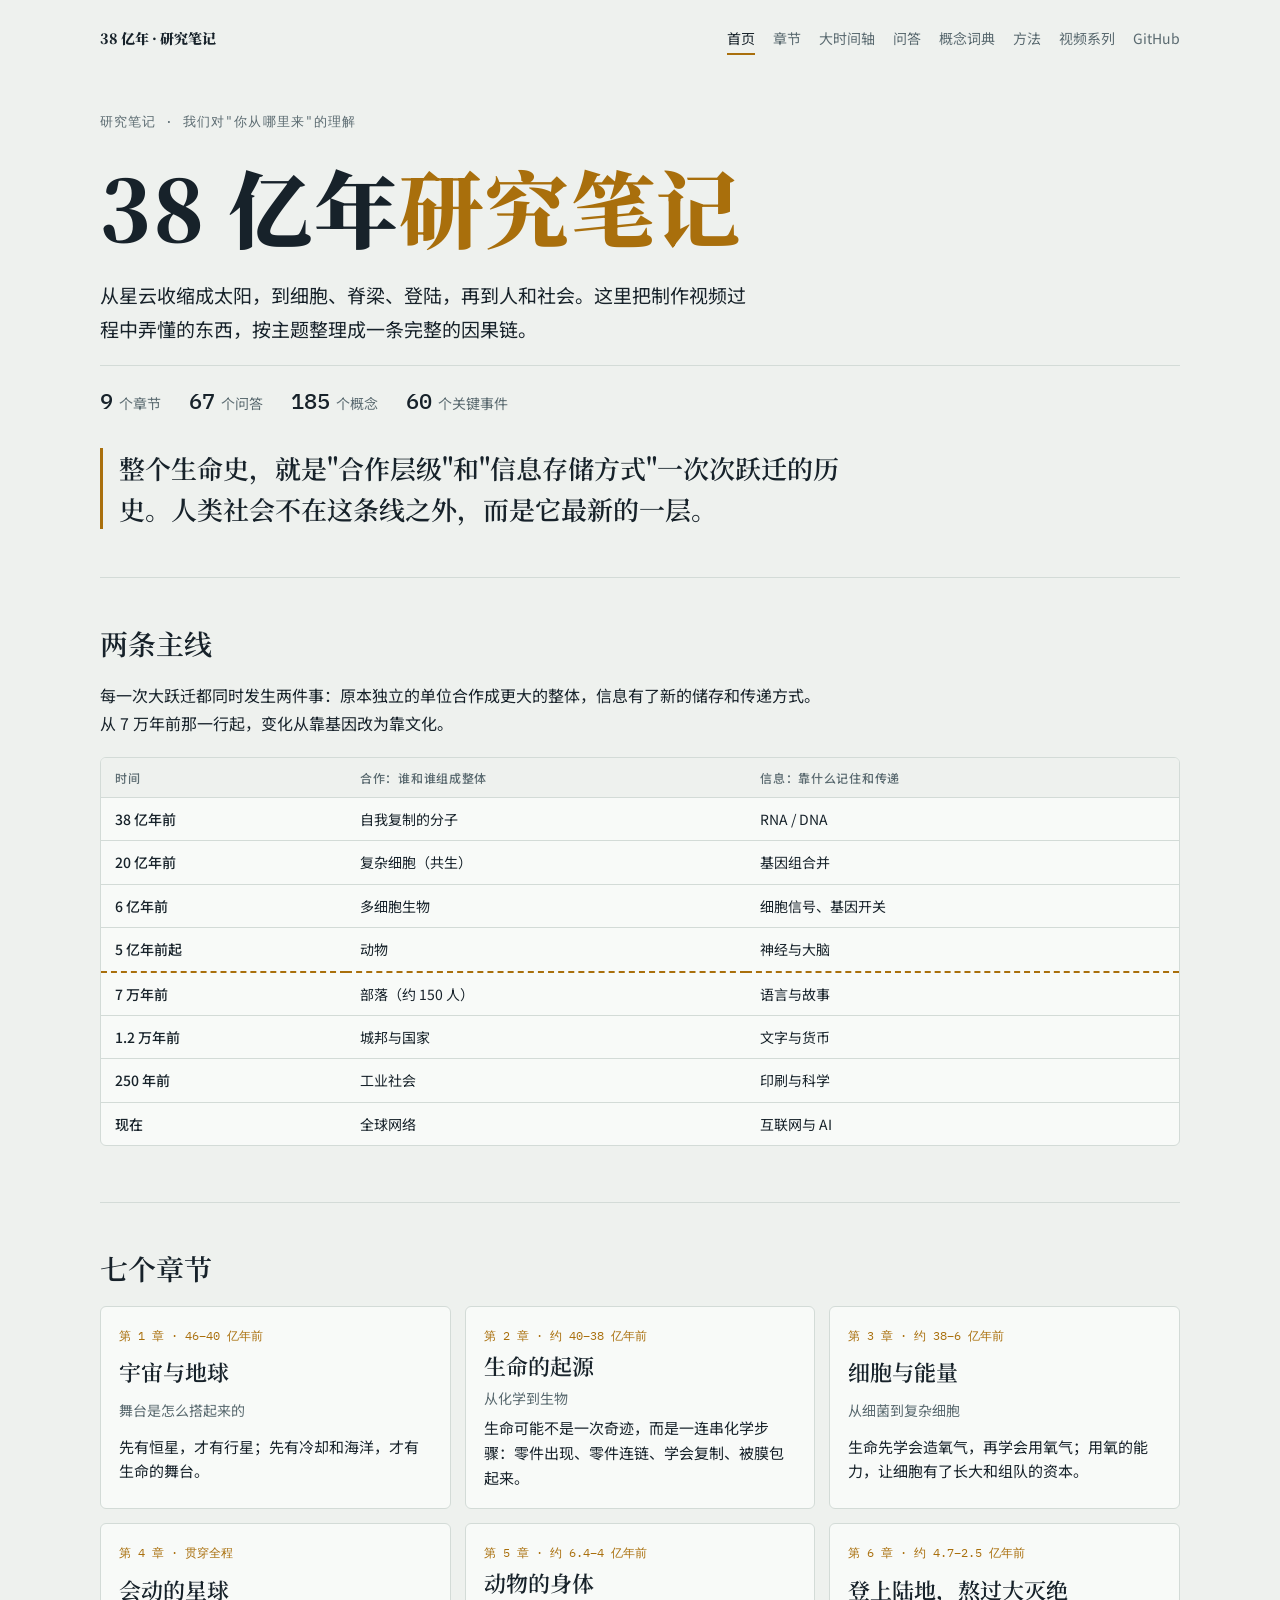
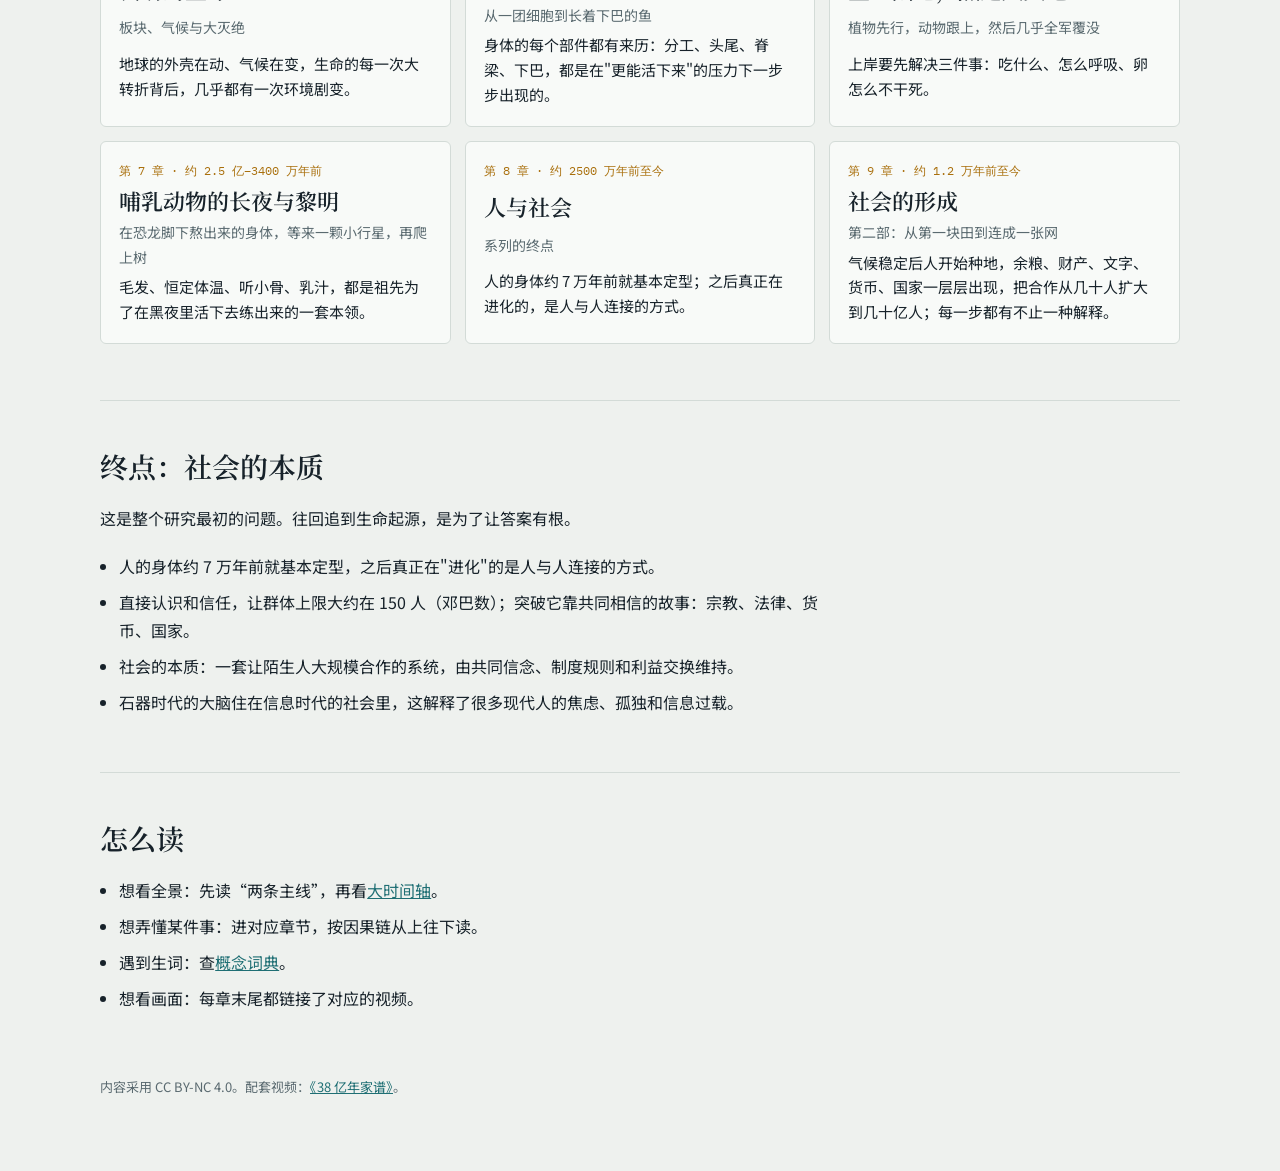
<file: index.html>
<!doctype html>
<html lang="zh-CN"><head><meta charset="utf-8"><meta name="viewport" content="width=device-width, initial-scale=1, viewport-fit=cover">
<title>38 亿年研究笔记</title><meta name="description" content="我们对“你从哪里来”的理解：两条主线、七个章节、大时间轴、问答与概念词典。"><link rel="preconnect" href="https://fonts.googleapis.com"><link rel="stylesheet" href="https://fonts.googleapis.com/css2?family=Noto+Serif+SC:wght@600;900&family=Noto+Sans+SC:wght@400;500;700&family=IBM+Plex+Mono:wght@400;500&display=swap"><link rel="stylesheet" href="style.css"></head>
<body><div class="wrap"><nav class="nav" aria-label="网站导航"><a class="brand" href="index.html">38 亿年 · 研究笔记</a><a href="index.html" aria-current="page">首页</a><a href="ch-earth.html">章节</a><a href="timeline.html">大时间轴</a><a href="questions.html">问答</a><a href="glossary.html">概念词典</a><a href="method.html">方法</a><a href="https://bluesky-rgb.github.io/38-billion-years-video/site/">视频系列</a><a href="https://github.com/bluesky-rgb/38-billion-years-research">GitHub</a></nav><header class="top"><p class="kicker">研究笔记 · 我们对"你从哪里来"的理解</p><h1>38 亿年<em>研究笔记</em></h1>
<p class="lede">从星云收缩成太阳，到细胞、脊梁、登陆，再到人和社会。这里把制作视频过程中弄懂的东西，按主题整理成一条完整的因果链。</p>
<div class="facts"><span><b>9</b>个章节</span><span><b>67</b>个问答</span><span><b>185</b>个概念</span><span><b>60</b>个关键事件</span></div></header>
<p class="thesis">整个生命史，就是&quot;合作层级&quot;和&quot;信息存储方式&quot;一次次跃迁的历史。人类社会不在这条线之外，而是它最新的一层。</p>
<section class="block"><h2>两条主线</h2><p class=col>每一次大跃迁都同时发生两件事：原本独立的单位合作成更大的整体，信息有了新的储存和传递方式。从 7 万年前那一行起，变化从靠基因改为靠文化。</p><div class="tbl"><table class="lines"><thead><tr><th>时间</th><th>合作：谁和谁组成整体</th><th>信息：靠什么记住和传递</th></tr></thead><tbody><tr><td class="k">38 亿年前</td><td>自我复制的分子</td><td>RNA / DNA</td></tr><tr><td class="k">20 亿年前</td><td>复杂细胞（共生）</td><td>基因组合并</td></tr><tr><td class="k">6 亿年前</td><td>多细胞生物</td><td>细胞信号、基因开关</td></tr><tr><td class="k">5 亿年前起</td><td>动物</td><td>神经与大脑</td></tr><tr class=gene><td class="k">7 万年前</td><td>部落（约 150 人）</td><td>语言与故事</td></tr><tr><td class="k">1.2 万年前</td><td>城邦与国家</td><td>文字与货币</td></tr><tr><td class="k">250 年前</td><td>工业社会</td><td>印刷与科学</td></tr><tr><td class="k">现在</td><td>全球网络</td><td>互联网与 AI</td></tr></tbody></table></div></section>
<section class="block"><h2>七个章节</h2><div class="chapters"><a class="chap" href="ch-earth.html"><span class="no">第 1 章 · 46–40 亿年前</span><h3>宇宙与地球</h3><span class="sub">舞台是怎么搭起来的</span><p>先有恒星，才有行星；先有冷却和海洋，才有生命的舞台。</p></a><a class="chap" href="ch-life.html"><span class="no">第 2 章 · 约 40–38 亿年前</span><h3>生命的起源</h3><span class="sub">从化学到生物</span><p>生命可能不是一次奇迹，而是一连串化学步骤：零件出现、零件连链、学会复制、被膜包起来。</p></a><a class="chap" href="ch-cell.html"><span class="no">第 3 章 · 约 38–6 亿年前</span><h3>细胞与能量</h3><span class="sub">从细菌到复杂细胞</span><p>生命先学会造氧气，再学会用氧气；用氧的能力，让细胞有了长大和组队的资本。</p></a><a class="chap" href="ch-planet.html"><span class="no">第 4 章 · 贯穿全程</span><h3>会动的星球</h3><span class="sub">板块、气候与大灭绝</span><p>地球的外壳在动、气候在变，生命的每一次大转折背后，几乎都有一次环境剧变。</p></a><a class="chap" href="ch-body.html"><span class="no">第 5 章 · 约 6.4–4 亿年前</span><h3>动物的身体</h3><span class="sub">从一团细胞到长着下巴的鱼</span><p>身体的每个部件都有来历：分工、头尾、脊梁、下巴，都是在&quot;更能活下来&quot;的压力下一步步出现的。</p></a><a class="chap" href="ch-land.html"><span class="no">第 6 章 · 约 4.7–2.5 亿年前</span><h3>登上陆地，熬过大灭绝</h3><span class="sub">植物先行，动物跟上，然后几乎全军覆没</span><p>上岸要先解决三件事：吃什么、怎么呼吸、卵怎么不干死。</p></a><a class="chap" href="ch-mammal.html"><span class="no">第 7 章 · 约 2.5 亿–3400 万年前</span><h3>哺乳动物的长夜与黎明</h3><span class="sub">在恐龙脚下熬出来的身体，等来一颗小行星，再爬上树</span><p>毛发、恒定体温、听小骨、乳汁，都是祖先为了在黑夜里活下去练出来的一套本领。</p></a><a class="chap" href="ch-human.html"><span class="no">第 8 章 · 约 2500 万年前至今</span><h3>人与社会</h3><span class="sub">系列的终点</span><p>人的身体约 7 万年前就基本定型；之后真正在进化的，是人与人连接的方式。</p></a><a class="chap" href="ch-society.html"><span class="no">第 9 章 · 约 1.2 万年前至今</span><h3>社会的形成</h3><span class="sub">第二部：从第一块田到连成一张网</span><p>气候稳定后人开始种地，余粮、财产、文字、货币、国家一层层出现，把合作从几十人扩大到几十亿人；每一步都有不止一种解释。</p></a></div></section>
<section class="block"><h2>终点：社会的本质</h2><p class=col>这是整个研究最初的问题。往回追到生命起源，是为了让答案有根。</p><ul class="plain"><li>人的身体约 7 万年前就基本定型，之后真正在&quot;进化&quot;的是人与人连接的方式。</li><li>直接认识和信任，让群体上限大约在 150 人（邓巴数）；突破它靠共同相信的故事：宗教、法律、货币、国家。</li><li>社会的本质：一套让陌生人大规模合作的系统，由共同信念、制度规则和利益交换维持。</li><li>石器时代的大脑住在信息时代的社会里，这解释了很多现代人的焦虑、孤独和信息过载。</li></ul></section>
<section class="block"><h2>怎么读</h2><ul class="plain"><li>想看全景：先读“两条主线”，再看<a href="timeline.html">大时间轴</a>。</li><li>想弄懂某件事：进对应章节，按因果链从上往下读。</li><li>遇到生词：查<a href="glossary.html">概念词典</a>。</li><li>想看画面：每章末尾都链接了对应的视频。</li></ul></section><p class="foot">内容采用 CC BY-NC 4.0。配套视频：<a href="https://bluesky-rgb.github.io/38-billion-years-video/site/">《38 亿年家谱》</a>。</p></div></body></html>
</file>
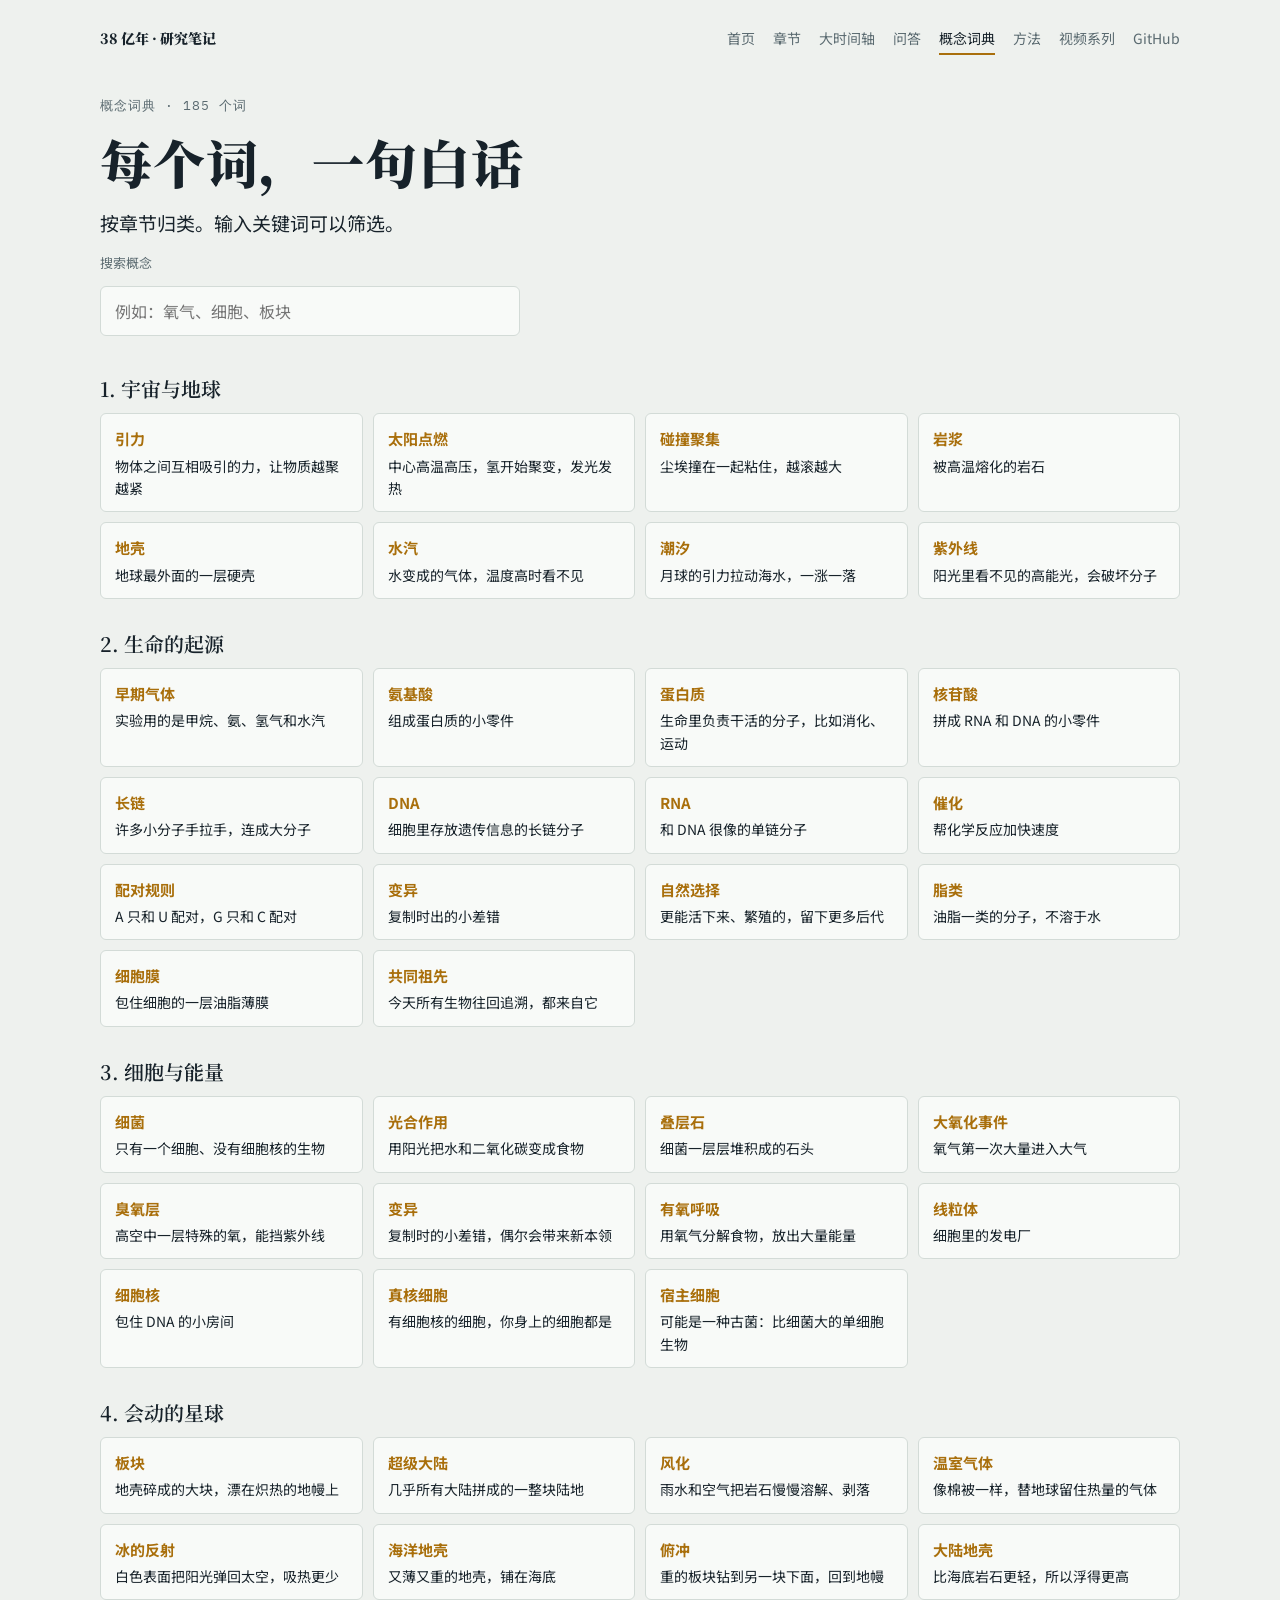
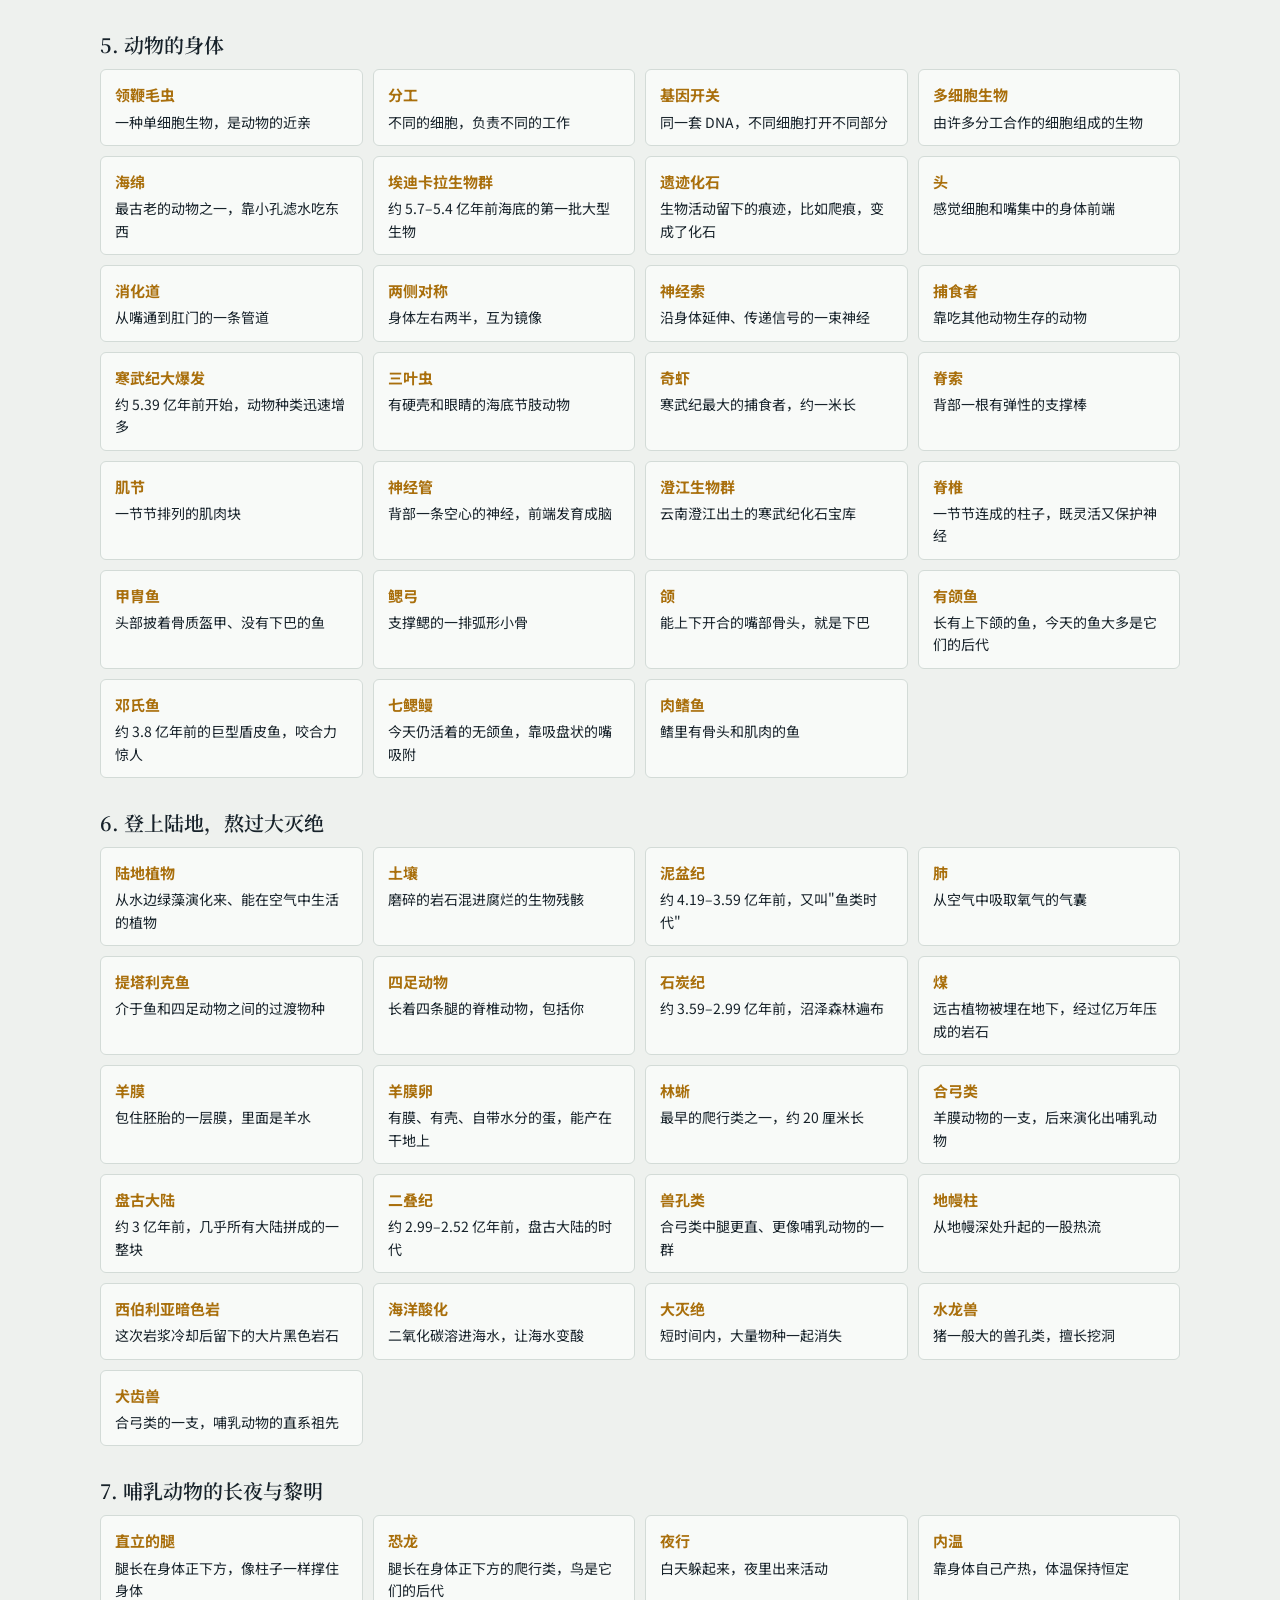
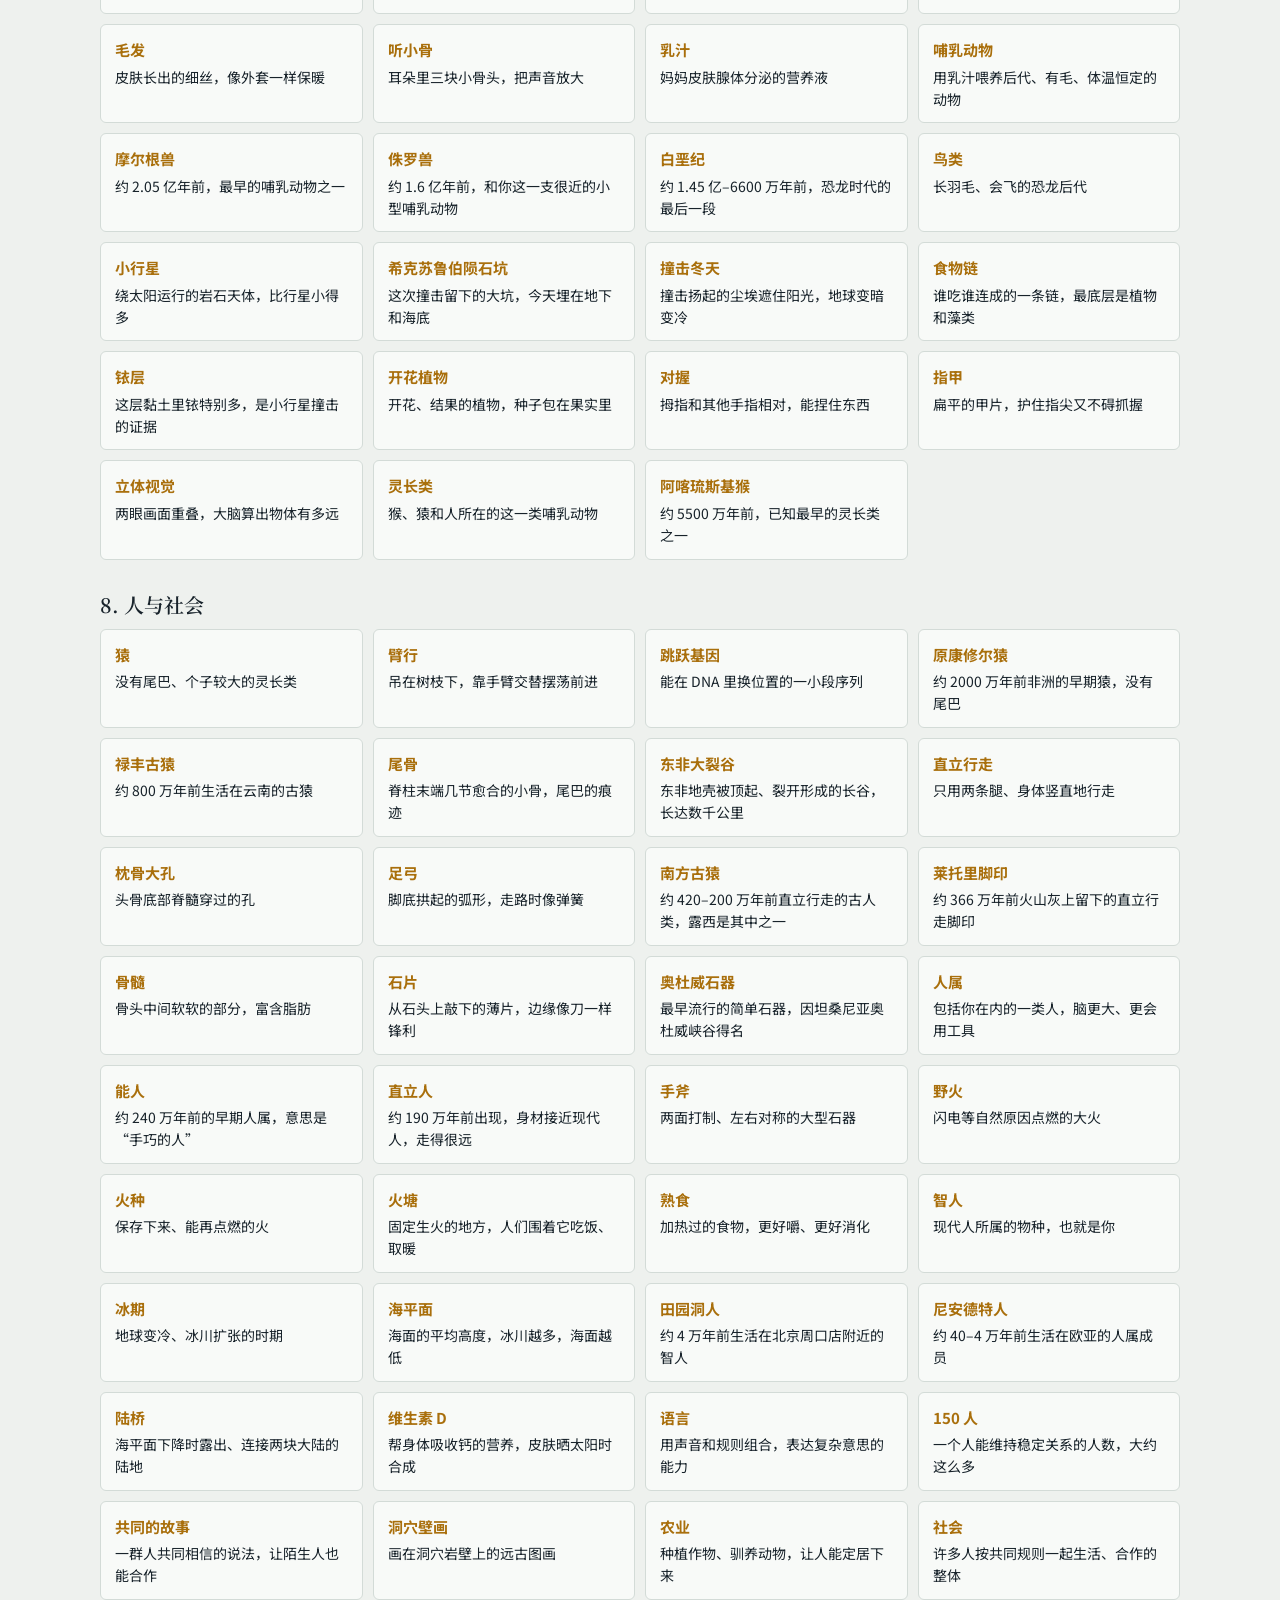
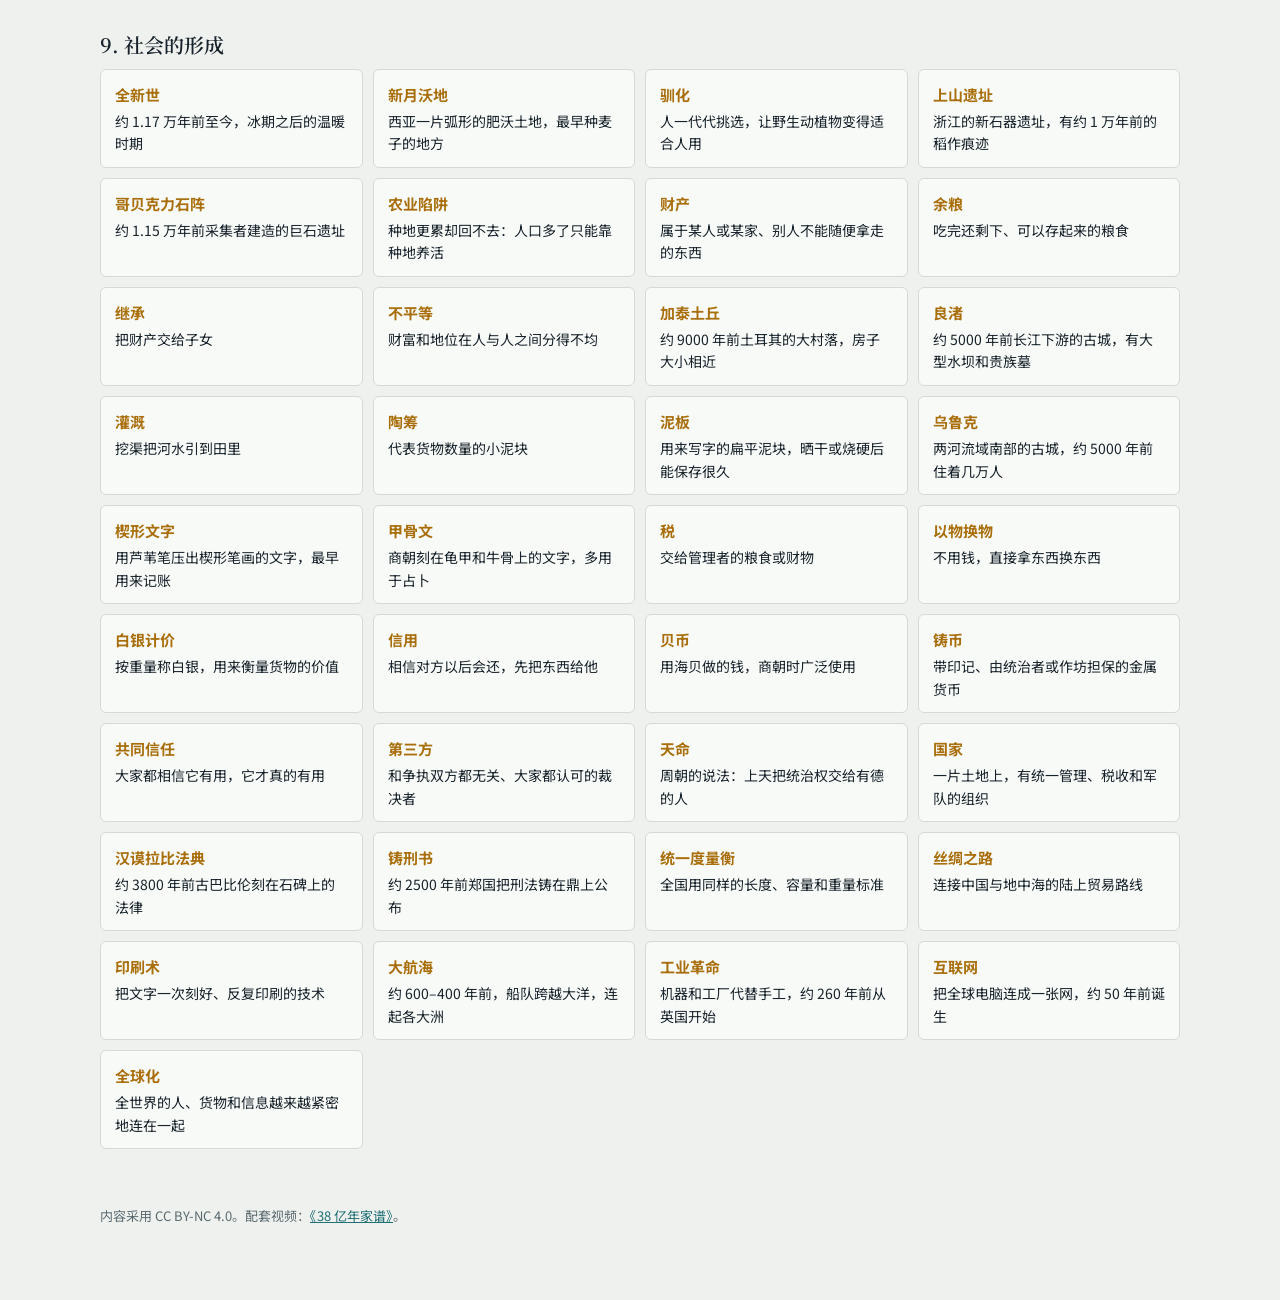
<file: glossary.html>
<!doctype html>
<html lang="zh-CN"><head><meta charset="utf-8"><meta name="viewport" content="width=device-width, initial-scale=1, viewport-fit=cover">
<title>概念词典 · 38 亿年研究笔记</title><meta name="description" content="全部概念按章节归类，可搜索。"><link rel="preconnect" href="https://fonts.googleapis.com"><link rel="stylesheet" href="https://fonts.googleapis.com/css2?family=Noto+Serif+SC:wght@600;900&family=Noto+Sans+SC:wght@400;500;700&family=IBM+Plex+Mono:wght@400;500&display=swap"><link rel="stylesheet" href="style.css"></head>
<body><div class="wrap"><nav class="nav" aria-label="网站导航"><a class="brand" href="index.html">38 亿年 · 研究笔记</a><a href="index.html">首页</a><a href="ch-earth.html">章节</a><a href="timeline.html">大时间轴</a><a href="questions.html">问答</a><a href="glossary.html" aria-current="page">概念词典</a><a href="method.html">方法</a><a href="https://bluesky-rgb.github.io/38-billion-years-video/site/">视频系列</a><a href="https://github.com/bluesky-rgb/38-billion-years-research">GitHub</a></nav><header class="page-head"><p class="kicker">概念词典 · 185 个词</p><h1>每个词，一句白话</h1>
<p class="lede">按章节归类。输入关键词可以筛选。</p>
<label for="q" class="cap">搜索概念</label><input id="q" class="search" type="search" placeholder="例如：氧气、细胞、板块"></header><section class="gloss" data-g><h2><a href="ch-earth.html">1. 宇宙与地球</a></h2><dl><div data-t="引力物体之间互相吸引的力，让物质越聚越紧"><dt>引力</dt><dd>物体之间互相吸引的力，让物质越聚越紧</dd></div><div data-t="太阳点燃中心高温高压，氢开始聚变，发光发热"><dt>太阳点燃</dt><dd>中心高温高压，氢开始聚变，发光发热</dd></div><div data-t="碰撞聚集尘埃撞在一起粘住，越滚越大"><dt>碰撞聚集</dt><dd>尘埃撞在一起粘住，越滚越大</dd></div><div data-t="岩浆被高温熔化的岩石"><dt>岩浆</dt><dd>被高温熔化的岩石</dd></div><div data-t="地壳地球最外面的一层硬壳"><dt>地壳</dt><dd>地球最外面的一层硬壳</dd></div><div data-t="水汽水变成的气体，温度高时看不见"><dt>水汽</dt><dd>水变成的气体，温度高时看不见</dd></div><div data-t="潮汐月球的引力拉动海水，一涨一落"><dt>潮汐</dt><dd>月球的引力拉动海水，一涨一落</dd></div><div data-t="紫外线阳光里看不见的高能光，会破坏分子"><dt>紫外线</dt><dd>阳光里看不见的高能光，会破坏分子</dd></div></dl></section><section class="gloss" data-g><h2><a href="ch-life.html">2. 生命的起源</a></h2><dl><div data-t="早期气体实验用的是甲烷、氨、氢气和水汽"><dt>早期气体</dt><dd>实验用的是甲烷、氨、氢气和水汽</dd></div><div data-t="氨基酸组成蛋白质的小零件"><dt>氨基酸</dt><dd>组成蛋白质的小零件</dd></div><div data-t="蛋白质生命里负责干活的分子，比如消化、运动"><dt>蛋白质</dt><dd>生命里负责干活的分子，比如消化、运动</dd></div><div data-t="核苷酸拼成 RNA 和 DNA 的小零件"><dt>核苷酸</dt><dd>拼成 RNA 和 DNA 的小零件</dd></div><div data-t="长链许多小分子手拉手，连成大分子"><dt>长链</dt><dd>许多小分子手拉手，连成大分子</dd></div><div data-t="DNA细胞里存放遗传信息的长链分子"><dt>DNA</dt><dd>细胞里存放遗传信息的长链分子</dd></div><div data-t="RNA和 DNA 很像的单链分子"><dt>RNA</dt><dd>和 DNA 很像的单链分子</dd></div><div data-t="催化帮化学反应加快速度"><dt>催化</dt><dd>帮化学反应加快速度</dd></div><div data-t="配对规则A 只和 U 配对，G 只和 C 配对"><dt>配对规则</dt><dd>A 只和 U 配对，G 只和 C 配对</dd></div><div data-t="变异复制时出的小差错"><dt>变异</dt><dd>复制时出的小差错</dd></div><div data-t="自然选择更能活下来、繁殖的，留下更多后代"><dt>自然选择</dt><dd>更能活下来、繁殖的，留下更多后代</dd></div><div data-t="脂类油脂一类的分子，不溶于水"><dt>脂类</dt><dd>油脂一类的分子，不溶于水</dd></div><div data-t="细胞膜包住细胞的一层油脂薄膜"><dt>细胞膜</dt><dd>包住细胞的一层油脂薄膜</dd></div><div data-t="共同祖先今天所有生物往回追溯，都来自它"><dt>共同祖先</dt><dd>今天所有生物往回追溯，都来自它</dd></div></dl></section><section class="gloss" data-g><h2><a href="ch-cell.html">3. 细胞与能量</a></h2><dl><div data-t="细菌只有一个细胞、没有细胞核的生物"><dt>细菌</dt><dd>只有一个细胞、没有细胞核的生物</dd></div><div data-t="光合作用用阳光把水和二氧化碳变成食物"><dt>光合作用</dt><dd>用阳光把水和二氧化碳变成食物</dd></div><div data-t="叠层石细菌一层层堆积成的石头"><dt>叠层石</dt><dd>细菌一层层堆积成的石头</dd></div><div data-t="大氧化事件氧气第一次大量进入大气"><dt>大氧化事件</dt><dd>氧气第一次大量进入大气</dd></div><div data-t="臭氧层高空中一层特殊的氧，能挡紫外线"><dt>臭氧层</dt><dd>高空中一层特殊的氧，能挡紫外线</dd></div><div data-t="变异复制时的小差错，偶尔会带来新本领"><dt>变异</dt><dd>复制时的小差错，偶尔会带来新本领</dd></div><div data-t="有氧呼吸用氧气分解食物，放出大量能量"><dt>有氧呼吸</dt><dd>用氧气分解食物，放出大量能量</dd></div><div data-t="线粒体细胞里的发电厂"><dt>线粒体</dt><dd>细胞里的发电厂</dd></div><div data-t="细胞核包住 DNA 的小房间"><dt>细胞核</dt><dd>包住 DNA 的小房间</dd></div><div data-t="真核细胞有细胞核的细胞，你身上的细胞都是"><dt>真核细胞</dt><dd>有细胞核的细胞，你身上的细胞都是</dd></div><div data-t="宿主细胞可能是一种古菌：比细菌大的单细胞生物"><dt>宿主细胞</dt><dd>可能是一种古菌：比细菌大的单细胞生物</dd></div></dl></section><section class="gloss" data-g><h2><a href="ch-planet.html">4. 会动的星球</a></h2><dl><div data-t="板块地壳碎成的大块，漂在炽热的地幔上"><dt>板块</dt><dd>地壳碎成的大块，漂在炽热的地幔上</dd></div><div data-t="超级大陆几乎所有大陆拼成的一整块陆地"><dt>超级大陆</dt><dd>几乎所有大陆拼成的一整块陆地</dd></div><div data-t="风化雨水和空气把岩石慢慢溶解、剥落"><dt>风化</dt><dd>雨水和空气把岩石慢慢溶解、剥落</dd></div><div data-t="温室气体像棉被一样，替地球留住热量的气体"><dt>温室气体</dt><dd>像棉被一样，替地球留住热量的气体</dd></div><div data-t="冰的反射白色表面把阳光弹回太空，吸热更少"><dt>冰的反射</dt><dd>白色表面把阳光弹回太空，吸热更少</dd></div><div data-t="海洋地壳又薄又重的地壳，铺在海底"><dt>海洋地壳</dt><dd>又薄又重的地壳，铺在海底</dd></div><div data-t="俯冲重的板块钻到另一块下面，回到地幔"><dt>俯冲</dt><dd>重的板块钻到另一块下面，回到地幔</dd></div><div data-t="大陆地壳比海底岩石更轻，所以浮得更高"><dt>大陆地壳</dt><dd>比海底岩石更轻，所以浮得更高</dd></div></dl></section><section class="gloss" data-g><h2><a href="ch-body.html">5. 动物的身体</a></h2><dl><div data-t="领鞭毛虫一种单细胞生物，是动物的近亲"><dt>领鞭毛虫</dt><dd>一种单细胞生物，是动物的近亲</dd></div><div data-t="分工不同的细胞，负责不同的工作"><dt>分工</dt><dd>不同的细胞，负责不同的工作</dd></div><div data-t="基因开关同一套 DNA，不同细胞打开不同部分"><dt>基因开关</dt><dd>同一套 DNA，不同细胞打开不同部分</dd></div><div data-t="多细胞生物由许多分工合作的细胞组成的生物"><dt>多细胞生物</dt><dd>由许多分工合作的细胞组成的生物</dd></div><div data-t="海绵最古老的动物之一，靠小孔滤水吃东西"><dt>海绵</dt><dd>最古老的动物之一，靠小孔滤水吃东西</dd></div><div data-t="埃迪卡拉生物群约 5.7–5.4 亿年前海底的第一批大型生物"><dt>埃迪卡拉生物群</dt><dd>约 5.7–5.4 亿年前海底的第一批大型生物</dd></div><div data-t="遗迹化石生物活动留下的痕迹，比如爬痕，变成了化石"><dt>遗迹化石</dt><dd>生物活动留下的痕迹，比如爬痕，变成了化石</dd></div><div data-t="头感觉细胞和嘴集中的身体前端"><dt>头</dt><dd>感觉细胞和嘴集中的身体前端</dd></div><div data-t="消化道从嘴通到肛门的一条管道"><dt>消化道</dt><dd>从嘴通到肛门的一条管道</dd></div><div data-t="两侧对称身体左右两半，互为镜像"><dt>两侧对称</dt><dd>身体左右两半，互为镜像</dd></div><div data-t="神经索沿身体延伸、传递信号的一束神经"><dt>神经索</dt><dd>沿身体延伸、传递信号的一束神经</dd></div><div data-t="捕食者靠吃其他动物生存的动物"><dt>捕食者</dt><dd>靠吃其他动物生存的动物</dd></div><div data-t="寒武纪大爆发约 5.39 亿年前开始，动物种类迅速增多"><dt>寒武纪大爆发</dt><dd>约 5.39 亿年前开始，动物种类迅速增多</dd></div><div data-t="三叶虫有硬壳和眼睛的海底节肢动物"><dt>三叶虫</dt><dd>有硬壳和眼睛的海底节肢动物</dd></div><div data-t="奇虾寒武纪最大的捕食者，约一米长"><dt>奇虾</dt><dd>寒武纪最大的捕食者，约一米长</dd></div><div data-t="脊索背部一根有弹性的支撑棒"><dt>脊索</dt><dd>背部一根有弹性的支撑棒</dd></div><div data-t="肌节一节节排列的肌肉块"><dt>肌节</dt><dd>一节节排列的肌肉块</dd></div><div data-t="神经管背部一条空心的神经，前端发育成脑"><dt>神经管</dt><dd>背部一条空心的神经，前端发育成脑</dd></div><div data-t="澄江生物群云南澄江出土的寒武纪化石宝库"><dt>澄江生物群</dt><dd>云南澄江出土的寒武纪化石宝库</dd></div><div data-t="脊椎一节节连成的柱子，既灵活又保护神经"><dt>脊椎</dt><dd>一节节连成的柱子，既灵活又保护神经</dd></div><div data-t="甲胄鱼头部披着骨质盔甲、没有下巴的鱼"><dt>甲胄鱼</dt><dd>头部披着骨质盔甲、没有下巴的鱼</dd></div><div data-t="鳃弓支撑鳃的一排弧形小骨"><dt>鳃弓</dt><dd>支撑鳃的一排弧形小骨</dd></div><div data-t="颌能上下开合的嘴部骨头，就是下巴"><dt>颌</dt><dd>能上下开合的嘴部骨头，就是下巴</dd></div><div data-t="有颌鱼长有上下颌的鱼，今天的鱼大多是它们的后代"><dt>有颌鱼</dt><dd>长有上下颌的鱼，今天的鱼大多是它们的后代</dd></div><div data-t="邓氏鱼约 3.8 亿年前的巨型盾皮鱼，咬合力惊人"><dt>邓氏鱼</dt><dd>约 3.8 亿年前的巨型盾皮鱼，咬合力惊人</dd></div><div data-t="七鳃鳗今天仍活着的无颌鱼，靠吸盘状的嘴吸附"><dt>七鳃鳗</dt><dd>今天仍活着的无颌鱼，靠吸盘状的嘴吸附</dd></div><div data-t="肉鳍鱼鳍里有骨头和肌肉的鱼"><dt>肉鳍鱼</dt><dd>鳍里有骨头和肌肉的鱼</dd></div></dl></section><section class="gloss" data-g><h2><a href="ch-land.html">6. 登上陆地，熬过大灭绝</a></h2><dl><div data-t="陆地植物从水边绿藻演化来、能在空气中生活的植物"><dt>陆地植物</dt><dd>从水边绿藻演化来、能在空气中生活的植物</dd></div><div data-t="土壤磨碎的岩石混进腐烂的生物残骸"><dt>土壤</dt><dd>磨碎的岩石混进腐烂的生物残骸</dd></div><div data-t="泥盆纪约 4.19–3.59 亿年前，又叫&quot;鱼类时代&quot;"><dt>泥盆纪</dt><dd>约 4.19–3.59 亿年前，又叫&quot;鱼类时代&quot;</dd></div><div data-t="肺从空气中吸取氧气的气囊"><dt>肺</dt><dd>从空气中吸取氧气的气囊</dd></div><div data-t="提塔利克鱼介于鱼和四足动物之间的过渡物种"><dt>提塔利克鱼</dt><dd>介于鱼和四足动物之间的过渡物种</dd></div><div data-t="四足动物长着四条腿的脊椎动物，包括你"><dt>四足动物</dt><dd>长着四条腿的脊椎动物，包括你</dd></div><div data-t="石炭纪约 3.59–2.99 亿年前，沼泽森林遍布"><dt>石炭纪</dt><dd>约 3.59–2.99 亿年前，沼泽森林遍布</dd></div><div data-t="煤远古植物被埋在地下，经过亿万年压成的岩石"><dt>煤</dt><dd>远古植物被埋在地下，经过亿万年压成的岩石</dd></div><div data-t="羊膜包住胚胎的一层膜，里面是羊水"><dt>羊膜</dt><dd>包住胚胎的一层膜，里面是羊水</dd></div><div data-t="羊膜卵有膜、有壳、自带水分的蛋，能产在干地上"><dt>羊膜卵</dt><dd>有膜、有壳、自带水分的蛋，能产在干地上</dd></div><div data-t="林蜥最早的爬行类之一，约 20 厘米长"><dt>林蜥</dt><dd>最早的爬行类之一，约 20 厘米长</dd></div><div data-t="合弓类羊膜动物的一支，后来演化出哺乳动物"><dt>合弓类</dt><dd>羊膜动物的一支，后来演化出哺乳动物</dd></div><div data-t="盘古大陆约 3 亿年前，几乎所有大陆拼成的一整块"><dt>盘古大陆</dt><dd>约 3 亿年前，几乎所有大陆拼成的一整块</dd></div><div data-t="二叠纪约 2.99–2.52 亿年前，盘古大陆的时代"><dt>二叠纪</dt><dd>约 2.99–2.52 亿年前，盘古大陆的时代</dd></div><div data-t="兽孔类合弓类中腿更直、更像哺乳动物的一群"><dt>兽孔类</dt><dd>合弓类中腿更直、更像哺乳动物的一群</dd></div><div data-t="地幔柱从地幔深处升起的一股热流"><dt>地幔柱</dt><dd>从地幔深处升起的一股热流</dd></div><div data-t="西伯利亚暗色岩这次岩浆冷却后留下的大片黑色岩石"><dt>西伯利亚暗色岩</dt><dd>这次岩浆冷却后留下的大片黑色岩石</dd></div><div data-t="海洋酸化二氧化碳溶进海水，让海水变酸"><dt>海洋酸化</dt><dd>二氧化碳溶进海水，让海水变酸</dd></div><div data-t="大灭绝短时间内，大量物种一起消失"><dt>大灭绝</dt><dd>短时间内，大量物种一起消失</dd></div><div data-t="水龙兽猪一般大的兽孔类，擅长挖洞"><dt>水龙兽</dt><dd>猪一般大的兽孔类，擅长挖洞</dd></div><div data-t="犬齿兽合弓类的一支，哺乳动物的直系祖先"><dt>犬齿兽</dt><dd>合弓类的一支，哺乳动物的直系祖先</dd></div></dl></section><section class="gloss" data-g><h2><a href="ch-mammal.html">7. 哺乳动物的长夜与黎明</a></h2><dl><div data-t="直立的腿腿长在身体正下方，像柱子一样撑住身体"><dt>直立的腿</dt><dd>腿长在身体正下方，像柱子一样撑住身体</dd></div><div data-t="恐龙腿长在身体正下方的爬行类，鸟是它们的后代"><dt>恐龙</dt><dd>腿长在身体正下方的爬行类，鸟是它们的后代</dd></div><div data-t="夜行白天躲起来，夜里出来活动"><dt>夜行</dt><dd>白天躲起来，夜里出来活动</dd></div><div data-t="内温靠身体自己产热，体温保持恒定"><dt>内温</dt><dd>靠身体自己产热，体温保持恒定</dd></div><div data-t="毛发皮肤长出的细丝，像外套一样保暖"><dt>毛发</dt><dd>皮肤长出的细丝，像外套一样保暖</dd></div><div data-t="听小骨耳朵里三块小骨头，把声音放大"><dt>听小骨</dt><dd>耳朵里三块小骨头，把声音放大</dd></div><div data-t="乳汁妈妈皮肤腺体分泌的营养液"><dt>乳汁</dt><dd>妈妈皮肤腺体分泌的营养液</dd></div><div data-t="哺乳动物用乳汁喂养后代、有毛、体温恒定的动物"><dt>哺乳动物</dt><dd>用乳汁喂养后代、有毛、体温恒定的动物</dd></div><div data-t="摩尔根兽约 2.05 亿年前，最早的哺乳动物之一"><dt>摩尔根兽</dt><dd>约 2.05 亿年前，最早的哺乳动物之一</dd></div><div data-t="侏罗兽约 1.6 亿年前，和你这一支很近的小型哺乳动物"><dt>侏罗兽</dt><dd>约 1.6 亿年前，和你这一支很近的小型哺乳动物</dd></div><div data-t="白垩纪约 1.45 亿–6600 万年前，恐龙时代的最后一段"><dt>白垩纪</dt><dd>约 1.45 亿–6600 万年前，恐龙时代的最后一段</dd></div><div data-t="鸟类长羽毛、会飞的恐龙后代"><dt>鸟类</dt><dd>长羽毛、会飞的恐龙后代</dd></div><div data-t="小行星绕太阳运行的岩石天体，比行星小得多"><dt>小行星</dt><dd>绕太阳运行的岩石天体，比行星小得多</dd></div><div data-t="希克苏鲁伯陨石坑这次撞击留下的大坑，今天埋在地下和海底"><dt>希克苏鲁伯陨石坑</dt><dd>这次撞击留下的大坑，今天埋在地下和海底</dd></div><div data-t="撞击冬天撞击扬起的尘埃遮住阳光，地球变暗变冷"><dt>撞击冬天</dt><dd>撞击扬起的尘埃遮住阳光，地球变暗变冷</dd></div><div data-t="食物链谁吃谁连成的一条链，最底层是植物和藻类"><dt>食物链</dt><dd>谁吃谁连成的一条链，最底层是植物和藻类</dd></div><div data-t="铱层这层黏土里铱特别多，是小行星撞击的证据"><dt>铱层</dt><dd>这层黏土里铱特别多，是小行星撞击的证据</dd></div><div data-t="开花植物开花、结果的植物，种子包在果实里"><dt>开花植物</dt><dd>开花、结果的植物，种子包在果实里</dd></div><div data-t="对握拇指和其他手指相对，能捏住东西"><dt>对握</dt><dd>拇指和其他手指相对，能捏住东西</dd></div><div data-t="指甲扁平的甲片，护住指尖又不碍抓握"><dt>指甲</dt><dd>扁平的甲片，护住指尖又不碍抓握</dd></div><div data-t="立体视觉两眼画面重叠，大脑算出物体有多远"><dt>立体视觉</dt><dd>两眼画面重叠，大脑算出物体有多远</dd></div><div data-t="灵长类猴、猿和人所在的这一类哺乳动物"><dt>灵长类</dt><dd>猴、猿和人所在的这一类哺乳动物</dd></div><div data-t="阿喀琉斯基猴约 5500 万年前，已知最早的灵长类之一"><dt>阿喀琉斯基猴</dt><dd>约 5500 万年前，已知最早的灵长类之一</dd></div></dl></section><section class="gloss" data-g><h2><a href="ch-human.html">8. 人与社会</a></h2><dl><div data-t="猿没有尾巴、个子较大的灵长类"><dt>猿</dt><dd>没有尾巴、个子较大的灵长类</dd></div><div data-t="臂行吊在树枝下，靠手臂交替摆荡前进"><dt>臂行</dt><dd>吊在树枝下，靠手臂交替摆荡前进</dd></div><div data-t="跳跃基因能在 DNA 里换位置的一小段序列"><dt>跳跃基因</dt><dd>能在 DNA 里换位置的一小段序列</dd></div><div data-t="原康修尔猿约 2000 万年前非洲的早期猿，没有尾巴"><dt>原康修尔猿</dt><dd>约 2000 万年前非洲的早期猿，没有尾巴</dd></div><div data-t="禄丰古猿约 800 万年前生活在云南的古猿"><dt>禄丰古猿</dt><dd>约 800 万年前生活在云南的古猿</dd></div><div data-t="尾骨脊柱末端几节愈合的小骨，尾巴的痕迹"><dt>尾骨</dt><dd>脊柱末端几节愈合的小骨，尾巴的痕迹</dd></div><div data-t="东非大裂谷东非地壳被顶起、裂开形成的长谷，长达数千公里"><dt>东非大裂谷</dt><dd>东非地壳被顶起、裂开形成的长谷，长达数千公里</dd></div><div data-t="直立行走只用两条腿、身体竖直地行走"><dt>直立行走</dt><dd>只用两条腿、身体竖直地行走</dd></div><div data-t="枕骨大孔头骨底部脊髓穿过的孔"><dt>枕骨大孔</dt><dd>头骨底部脊髓穿过的孔</dd></div><div data-t="足弓脚底拱起的弧形，走路时像弹簧"><dt>足弓</dt><dd>脚底拱起的弧形，走路时像弹簧</dd></div><div data-t="南方古猿约 420–200 万年前直立行走的古人类，露西是其中之一"><dt>南方古猿</dt><dd>约 420–200 万年前直立行走的古人类，露西是其中之一</dd></div><div data-t="莱托里脚印约 366 万年前火山灰上留下的直立行走脚印"><dt>莱托里脚印</dt><dd>约 366 万年前火山灰上留下的直立行走脚印</dd></div><div data-t="骨髓骨头中间软软的部分，富含脂肪"><dt>骨髓</dt><dd>骨头中间软软的部分，富含脂肪</dd></div><div data-t="石片从石头上敲下的薄片，边缘像刀一样锋利"><dt>石片</dt><dd>从石头上敲下的薄片，边缘像刀一样锋利</dd></div><div data-t="奥杜威石器最早流行的简单石器，因坦桑尼亚奥杜威峡谷得名"><dt>奥杜威石器</dt><dd>最早流行的简单石器，因坦桑尼亚奥杜威峡谷得名</dd></div><div data-t="人属包括你在内的一类人，脑更大、更会用工具"><dt>人属</dt><dd>包括你在内的一类人，脑更大、更会用工具</dd></div><div data-t="能人约 240 万年前的早期人属，意思是“手巧的人”"><dt>能人</dt><dd>约 240 万年前的早期人属，意思是“手巧的人”</dd></div><div data-t="直立人约 190 万年前出现，身材接近现代人，走得很远"><dt>直立人</dt><dd>约 190 万年前出现，身材接近现代人，走得很远</dd></div><div data-t="手斧两面打制、左右对称的大型石器"><dt>手斧</dt><dd>两面打制、左右对称的大型石器</dd></div><div data-t="野火闪电等自然原因点燃的大火"><dt>野火</dt><dd>闪电等自然原因点燃的大火</dd></div><div data-t="火种保存下来、能再点燃的火"><dt>火种</dt><dd>保存下来、能再点燃的火</dd></div><div data-t="火塘固定生火的地方，人们围着它吃饭、取暖"><dt>火塘</dt><dd>固定生火的地方，人们围着它吃饭、取暖</dd></div><div data-t="熟食加热过的食物，更好嚼、更好消化"><dt>熟食</dt><dd>加热过的食物，更好嚼、更好消化</dd></div><div data-t="智人现代人所属的物种，也就是你"><dt>智人</dt><dd>现代人所属的物种，也就是你</dd></div><div data-t="冰期地球变冷、冰川扩张的时期"><dt>冰期</dt><dd>地球变冷、冰川扩张的时期</dd></div><div data-t="海平面海面的平均高度，冰川越多，海面越低"><dt>海平面</dt><dd>海面的平均高度，冰川越多，海面越低</dd></div><div data-t="田园洞人约 4 万年前生活在北京周口店附近的智人"><dt>田园洞人</dt><dd>约 4 万年前生活在北京周口店附近的智人</dd></div><div data-t="尼安德特人约 40–4 万年前生活在欧亚的人属成员"><dt>尼安德特人</dt><dd>约 40–4 万年前生活在欧亚的人属成员</dd></div><div data-t="陆桥海平面下降时露出、连接两块大陆的陆地"><dt>陆桥</dt><dd>海平面下降时露出、连接两块大陆的陆地</dd></div><div data-t="维生素 D帮身体吸收钙的营养，皮肤晒太阳时合成"><dt>维生素 D</dt><dd>帮身体吸收钙的营养，皮肤晒太阳时合成</dd></div><div data-t="语言用声音和规则组合，表达复杂意思的能力"><dt>语言</dt><dd>用声音和规则组合，表达复杂意思的能力</dd></div><div data-t="150 人一个人能维持稳定关系的人数，大约这么多"><dt>150 人</dt><dd>一个人能维持稳定关系的人数，大约这么多</dd></div><div data-t="共同的故事一群人共同相信的说法，让陌生人也能合作"><dt>共同的故事</dt><dd>一群人共同相信的说法，让陌生人也能合作</dd></div><div data-t="洞穴壁画画在洞穴岩壁上的远古图画"><dt>洞穴壁画</dt><dd>画在洞穴岩壁上的远古图画</dd></div><div data-t="农业种植作物、驯养动物，让人能定居下来"><dt>农业</dt><dd>种植作物、驯养动物，让人能定居下来</dd></div><div data-t="社会许多人按共同规则一起生活、合作的整体"><dt>社会</dt><dd>许多人按共同规则一起生活、合作的整体</dd></div></dl></section><section class="gloss" data-g><h2><a href="ch-society.html">9. 社会的形成</a></h2><dl><div data-t="全新世约 1.17 万年前至今，冰期之后的温暖时期"><dt>全新世</dt><dd>约 1.17 万年前至今，冰期之后的温暖时期</dd></div><div data-t="新月沃地西亚一片弧形的肥沃土地，最早种麦子的地方"><dt>新月沃地</dt><dd>西亚一片弧形的肥沃土地，最早种麦子的地方</dd></div><div data-t="驯化人一代代挑选，让野生动植物变得适合人用"><dt>驯化</dt><dd>人一代代挑选，让野生动植物变得适合人用</dd></div><div data-t="上山遗址浙江的新石器遗址，有约 1 万年前的稻作痕迹"><dt>上山遗址</dt><dd>浙江的新石器遗址，有约 1 万年前的稻作痕迹</dd></div><div data-t="哥贝克力石阵约 1.15 万年前采集者建造的巨石遗址"><dt>哥贝克力石阵</dt><dd>约 1.15 万年前采集者建造的巨石遗址</dd></div><div data-t="农业陷阱种地更累却回不去：人口多了只能靠种地养活"><dt>农业陷阱</dt><dd>种地更累却回不去：人口多了只能靠种地养活</dd></div><div data-t="财产属于某人或某家、别人不能随便拿走的东西"><dt>财产</dt><dd>属于某人或某家、别人不能随便拿走的东西</dd></div><div data-t="余粮吃完还剩下、可以存起来的粮食"><dt>余粮</dt><dd>吃完还剩下、可以存起来的粮食</dd></div><div data-t="继承把财产交给子女"><dt>继承</dt><dd>把财产交给子女</dd></div><div data-t="不平等财富和地位在人与人之间分得不均"><dt>不平等</dt><dd>财富和地位在人与人之间分得不均</dd></div><div data-t="加泰土丘约 9000 年前土耳其的大村落，房子大小相近"><dt>加泰土丘</dt><dd>约 9000 年前土耳其的大村落，房子大小相近</dd></div><div data-t="良渚约 5000 年前长江下游的古城，有大型水坝和贵族墓"><dt>良渚</dt><dd>约 5000 年前长江下游的古城，有大型水坝和贵族墓</dd></div><div data-t="灌溉挖渠把河水引到田里"><dt>灌溉</dt><dd>挖渠把河水引到田里</dd></div><div data-t="陶筹代表货物数量的小泥块"><dt>陶筹</dt><dd>代表货物数量的小泥块</dd></div><div data-t="泥板用来写字的扁平泥块，晒干或烧硬后能保存很久"><dt>泥板</dt><dd>用来写字的扁平泥块，晒干或烧硬后能保存很久</dd></div><div data-t="乌鲁克两河流域南部的古城，约 5000 年前住着几万人"><dt>乌鲁克</dt><dd>两河流域南部的古城，约 5000 年前住着几万人</dd></div><div data-t="楔形文字用芦苇笔压出楔形笔画的文字，最早用来记账"><dt>楔形文字</dt><dd>用芦苇笔压出楔形笔画的文字，最早用来记账</dd></div><div data-t="甲骨文商朝刻在龟甲和牛骨上的文字，多用于占卜"><dt>甲骨文</dt><dd>商朝刻在龟甲和牛骨上的文字，多用于占卜</dd></div><div data-t="税交给管理者的粮食或财物"><dt>税</dt><dd>交给管理者的粮食或财物</dd></div><div data-t="以物换物不用钱，直接拿东西换东西"><dt>以物换物</dt><dd>不用钱，直接拿东西换东西</dd></div><div data-t="白银计价按重量称白银，用来衡量货物的价值"><dt>白银计价</dt><dd>按重量称白银，用来衡量货物的价值</dd></div><div data-t="信用相信对方以后会还，先把东西给他"><dt>信用</dt><dd>相信对方以后会还，先把东西给他</dd></div><div data-t="贝币用海贝做的钱，商朝时广泛使用"><dt>贝币</dt><dd>用海贝做的钱，商朝时广泛使用</dd></div><div data-t="铸币带印记、由统治者或作坊担保的金属货币"><dt>铸币</dt><dd>带印记、由统治者或作坊担保的金属货币</dd></div><div data-t="共同信任大家都相信它有用，它才真的有用"><dt>共同信任</dt><dd>大家都相信它有用，它才真的有用</dd></div><div data-t="第三方和争执双方都无关、大家都认可的裁决者"><dt>第三方</dt><dd>和争执双方都无关、大家都认可的裁决者</dd></div><div data-t="天命周朝的说法：上天把统治权交给有德的人"><dt>天命</dt><dd>周朝的说法：上天把统治权交给有德的人</dd></div><div data-t="国家一片土地上，有统一管理、税收和军队的组织"><dt>国家</dt><dd>一片土地上，有统一管理、税收和军队的组织</dd></div><div data-t="汉谟拉比法典约 3800 年前古巴比伦刻在石碑上的法律"><dt>汉谟拉比法典</dt><dd>约 3800 年前古巴比伦刻在石碑上的法律</dd></div><div data-t="铸刑书约 2500 年前郑国把刑法铸在鼎上公布"><dt>铸刑书</dt><dd>约 2500 年前郑国把刑法铸在鼎上公布</dd></div><div data-t="统一度量衡全国用同样的长度、容量和重量标准"><dt>统一度量衡</dt><dd>全国用同样的长度、容量和重量标准</dd></div><div data-t="丝绸之路连接中国与地中海的陆上贸易路线"><dt>丝绸之路</dt><dd>连接中国与地中海的陆上贸易路线</dd></div><div data-t="印刷术把文字一次刻好、反复印刷的技术"><dt>印刷术</dt><dd>把文字一次刻好、反复印刷的技术</dd></div><div data-t="大航海约 600–400 年前，船队跨越大洋，连起各大洲"><dt>大航海</dt><dd>约 600–400 年前，船队跨越大洋，连起各大洲</dd></div><div data-t="工业革命机器和工厂代替手工，约 260 年前从英国开始"><dt>工业革命</dt><dd>机器和工厂代替手工，约 260 年前从英国开始</dd></div><div data-t="互联网把全球电脑连成一张网，约 50 年前诞生"><dt>互联网</dt><dd>把全球电脑连成一张网，约 50 年前诞生</dd></div><div data-t="全球化全世界的人、货物和信息越来越紧密地连在一起"><dt>全球化</dt><dd>全世界的人、货物和信息越来越紧密地连在一起</dd></div></dl></section>
<p id="none" class="cap" hidden>没有找到，换个词试试。</p>
<script>(function(){var q=document.getElementById('q'),none=document.getElementById('none');q.addEventListener('input',function(){var v=q.value.trim(),any=false;document.querySelectorAll('[data-g]').forEach(function(g){var n=0;g.querySelectorAll('[data-t]').forEach(function(d){var ok=!v||d.dataset.t.indexOf(v)>-1;d.hidden=!ok;if(ok)n++;});g.hidden=n===0;if(n)any=true;});none.hidden=any;});})();</script><p class="foot">内容采用 CC BY-NC 4.0。配套视频：<a href="https://bluesky-rgb.github.io/38-billion-years-video/site/">《38 亿年家谱》</a>。</p></div></body></html>
</file>
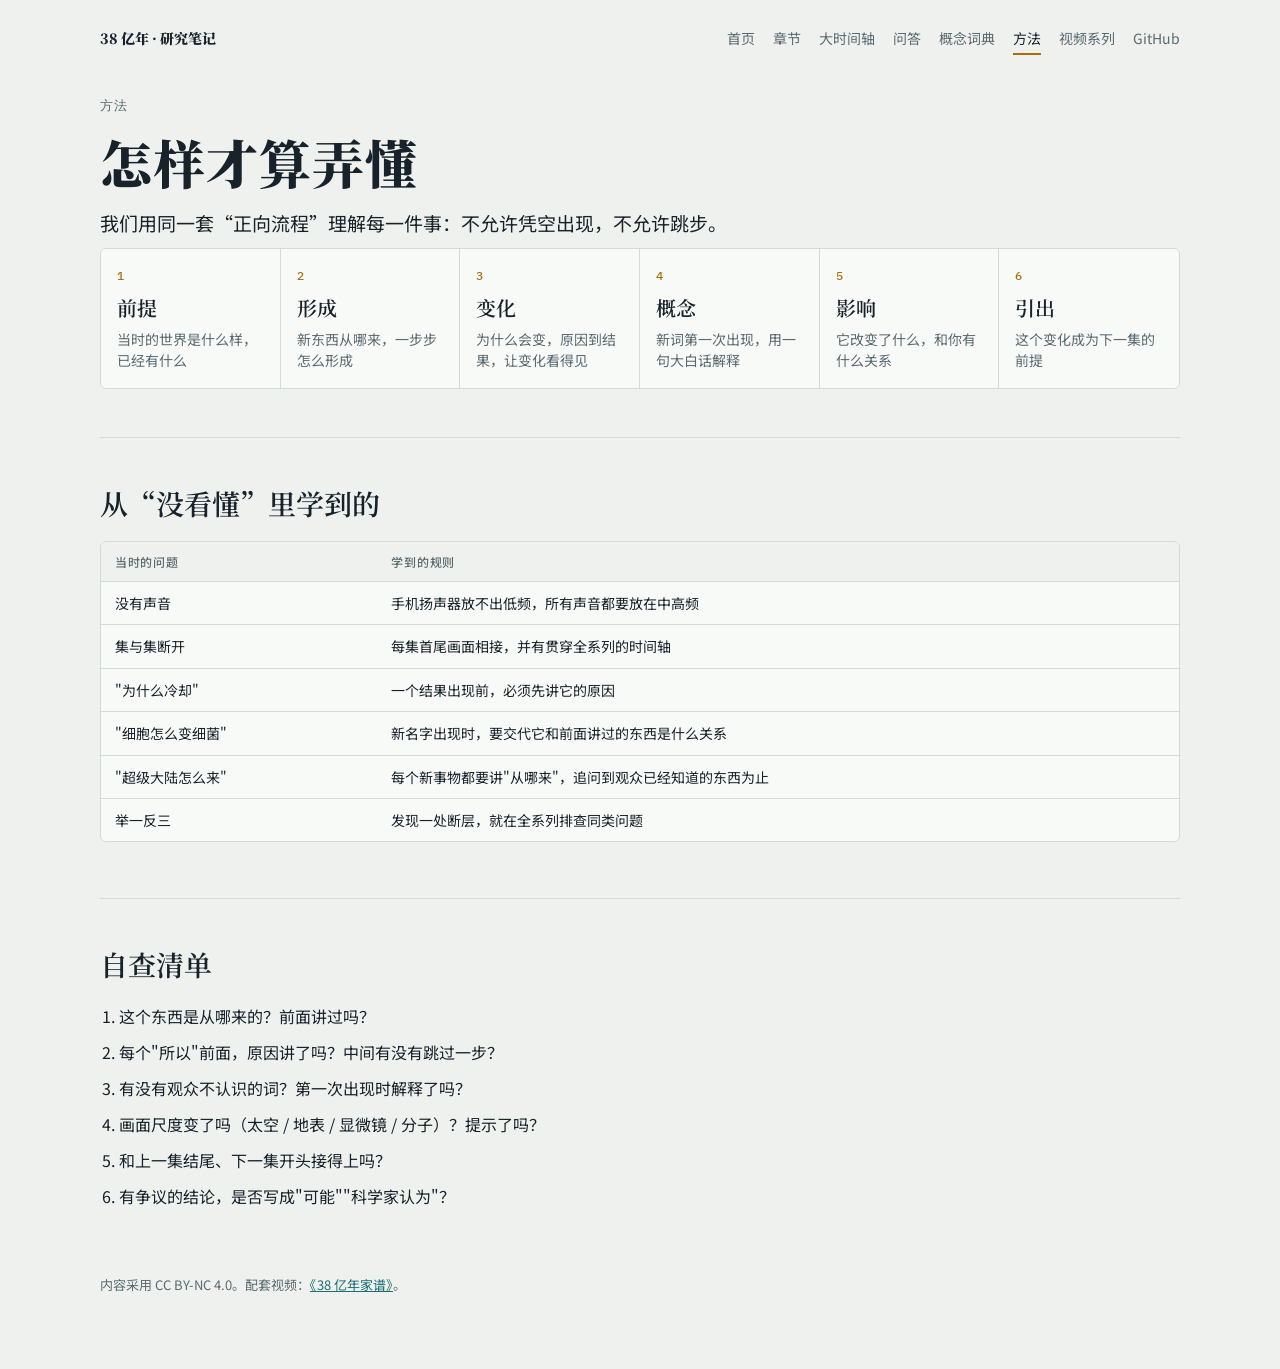
<file: method.html>
<!doctype html>
<html lang="zh-CN"><head><meta charset="utf-8"><meta name="viewport" content="width=device-width, initial-scale=1, viewport-fit=cover">
<title>方法 · 38 亿年研究笔记</title><meta name="description" content="正向流程：前提、形成、变化、概念、影响、引出。"><link rel="preconnect" href="https://fonts.googleapis.com"><link rel="stylesheet" href="https://fonts.googleapis.com/css2?family=Noto+Serif+SC:wght@600;900&family=Noto+Sans+SC:wght@400;500;700&family=IBM+Plex+Mono:wght@400;500&display=swap"><link rel="stylesheet" href="style.css"></head>
<body><div class="wrap"><nav class="nav" aria-label="网站导航"><a class="brand" href="index.html">38 亿年 · 研究笔记</a><a href="index.html">首页</a><a href="ch-earth.html">章节</a><a href="timeline.html">大时间轴</a><a href="questions.html">问答</a><a href="glossary.html">概念词典</a><a href="method.html" aria-current="page">方法</a><a href="https://bluesky-rgb.github.io/38-billion-years-video/site/">视频系列</a><a href="https://github.com/bluesky-rgb/38-billion-years-research">GitHub</a></nav><header class="page-head"><p class="kicker">方法</p><h1>怎样才算弄懂</h1>
<p class="lede">我们用同一套“正向流程”理解每一件事：不允许凭空出现，不允许跳步。</p></header><ol class="steps"><li><b>1</b><strong>前提</strong><span>当时的世界是什么样，已经有什么</span></li><li><b>2</b><strong>形成</strong><span>新东西从哪来，一步步怎么形成</span></li><li><b>3</b><strong>变化</strong><span>为什么会变，原因到结果，让变化看得见</span></li><li><b>4</b><strong>概念</strong><span>新词第一次出现，用一句大白话解释</span></li><li><b>5</b><strong>影响</strong><span>它改变了什么，和你有什么关系</span></li><li><b>6</b><strong>引出</strong><span>这个变化成为下一集的前提</span></li></ol>
<section class="block"><h2>从“没看懂”里学到的</h2><div class="tbl"><table><thead><tr><th>当时的问题</th><th>学到的规则</th></tr></thead><tbody><tr><td>没有声音</td><td>手机扬声器放不出低频，所有声音都要放在中高频</td></tr><tr><td>集与集断开</td><td>每集首尾画面相接，并有贯穿全系列的时间轴</td></tr><tr><td>&quot;为什么冷却&quot;</td><td>一个结果出现前，必须先讲它的原因</td></tr><tr><td>&quot;细胞怎么变细菌&quot;</td><td>新名字出现时，要交代它和前面讲过的东西是什么关系</td></tr><tr><td>&quot;超级大陆怎么来&quot;</td><td>每个新事物都要讲&quot;从哪来&quot;，追问到观众已经知道的东西为止</td></tr><tr><td>举一反三</td><td>发现一处断层，就在全系列排查同类问题</td></tr></tbody></table></div></section>
<section class="block"><h2>自查清单</h2><ol class="plain"><li>这个东西是从哪来的？前面讲过吗？</li><li>每个&quot;所以&quot;前面，原因讲了吗？中间有没有跳过一步？</li><li>有没有观众不认识的词？第一次出现时解释了吗？</li><li>画面尺度变了吗（太空 / 地表 / 显微镜 / 分子）？提示了吗？</li><li>和上一集结尾、下一集开头接得上吗？</li><li>有争议的结论，是否写成&quot;可能&quot;&quot;科学家认为&quot;？</li></ol></section><p class="foot">内容采用 CC BY-NC 4.0。配套视频：<a href="https://bluesky-rgb.github.io/38-billion-years-video/site/">《38 亿年家谱》</a>。</p></div></body></html>
</file>
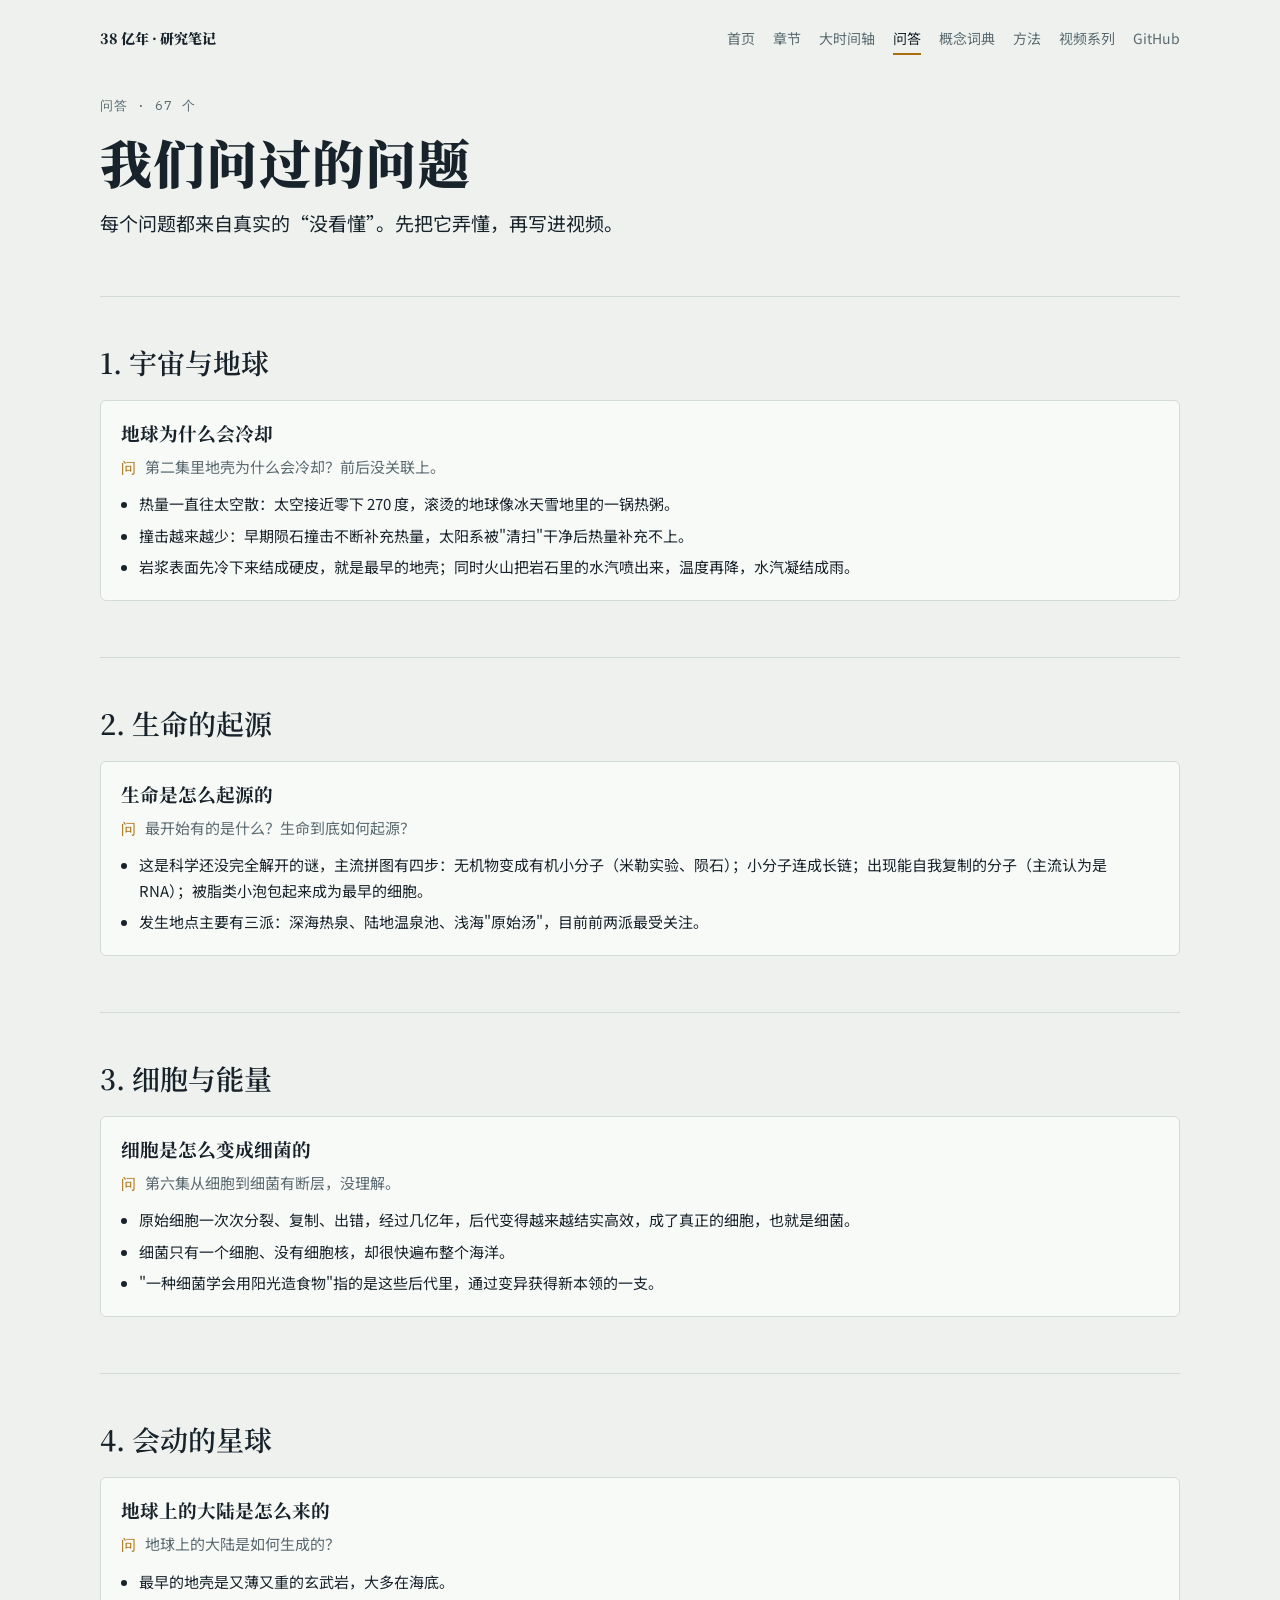
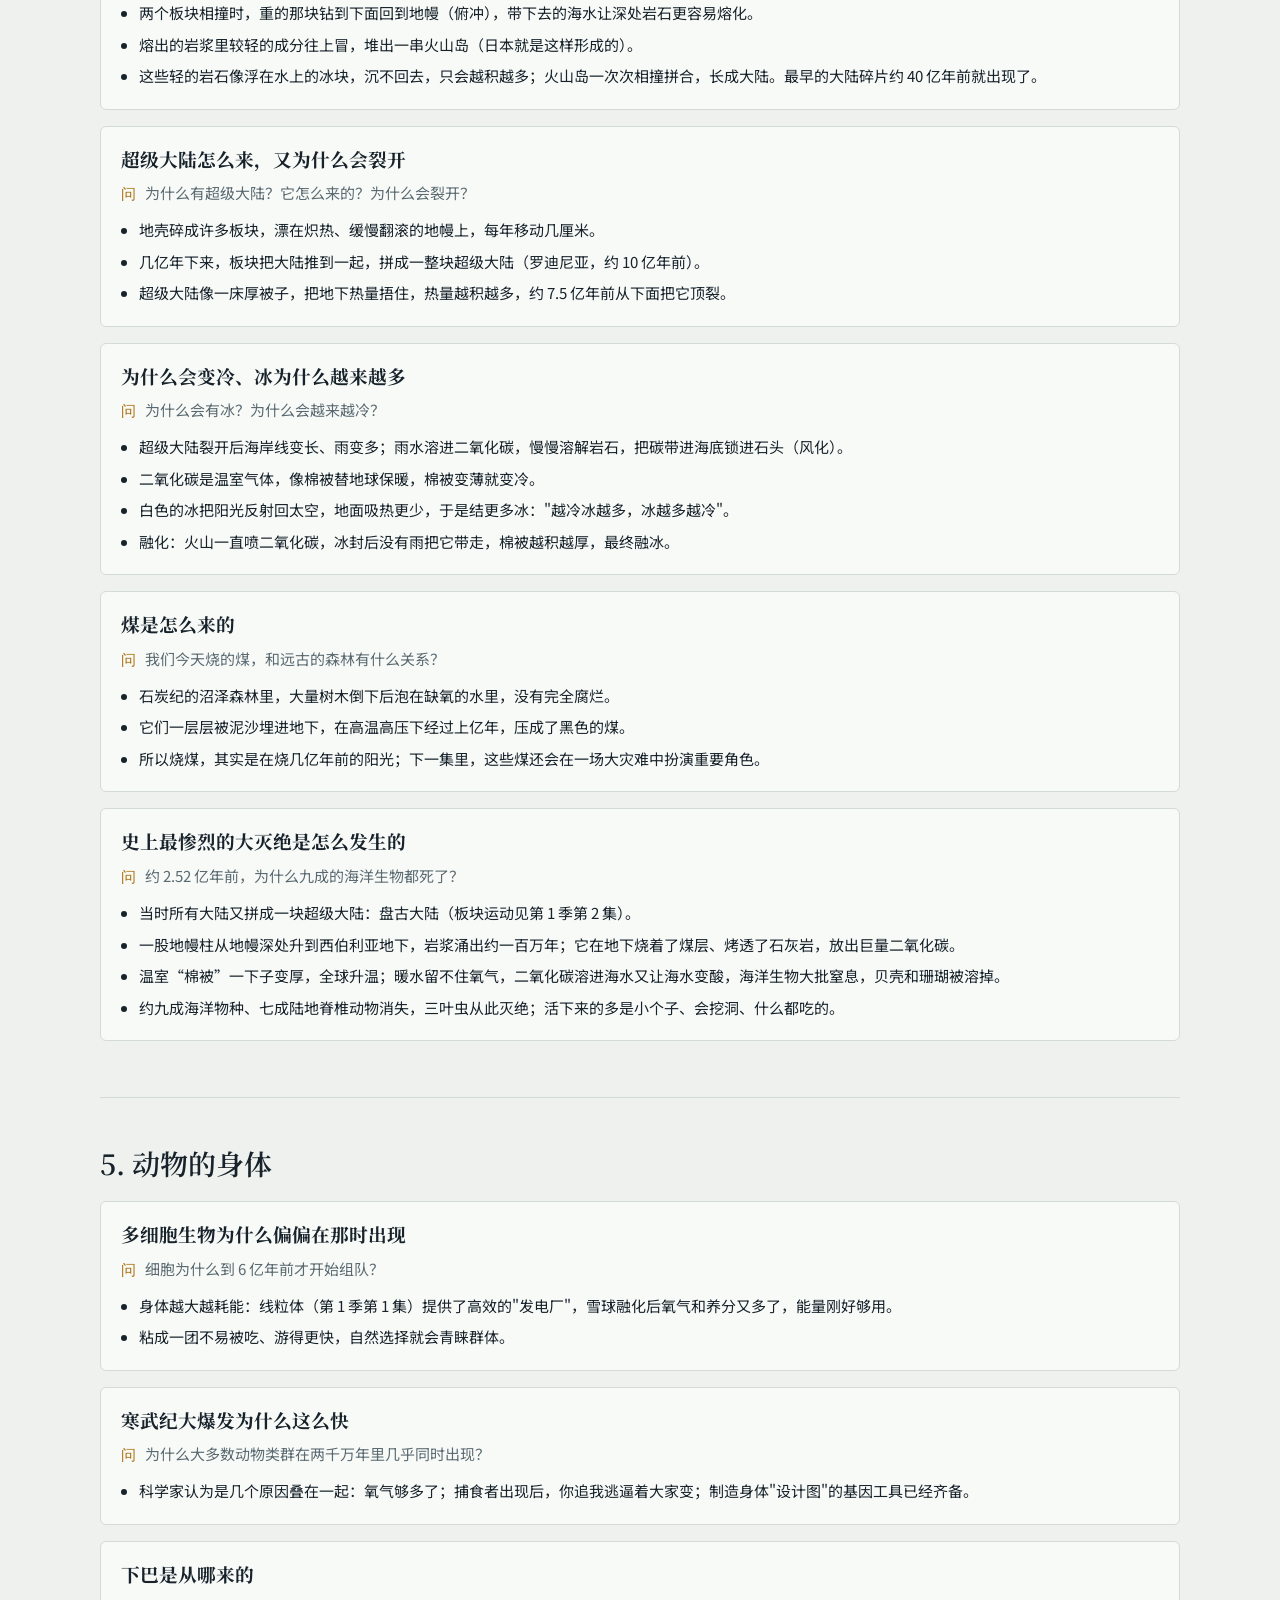
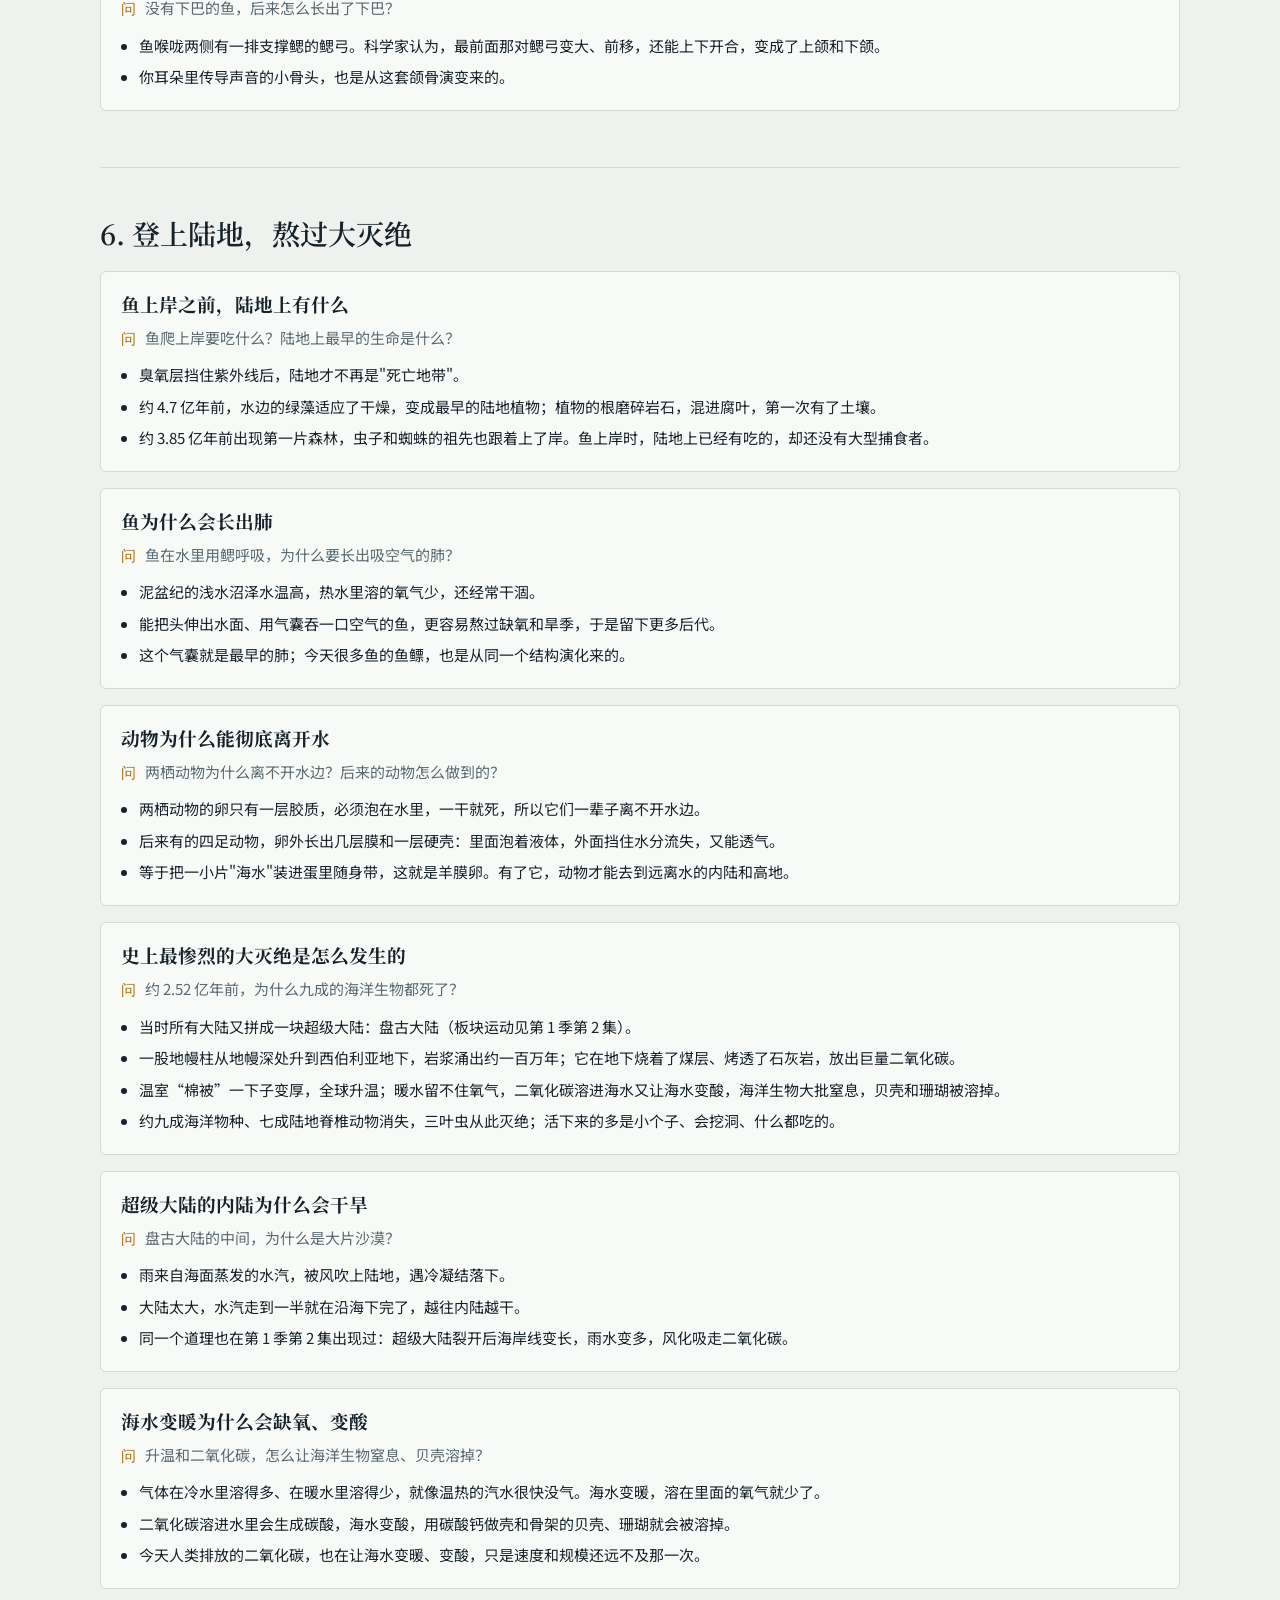
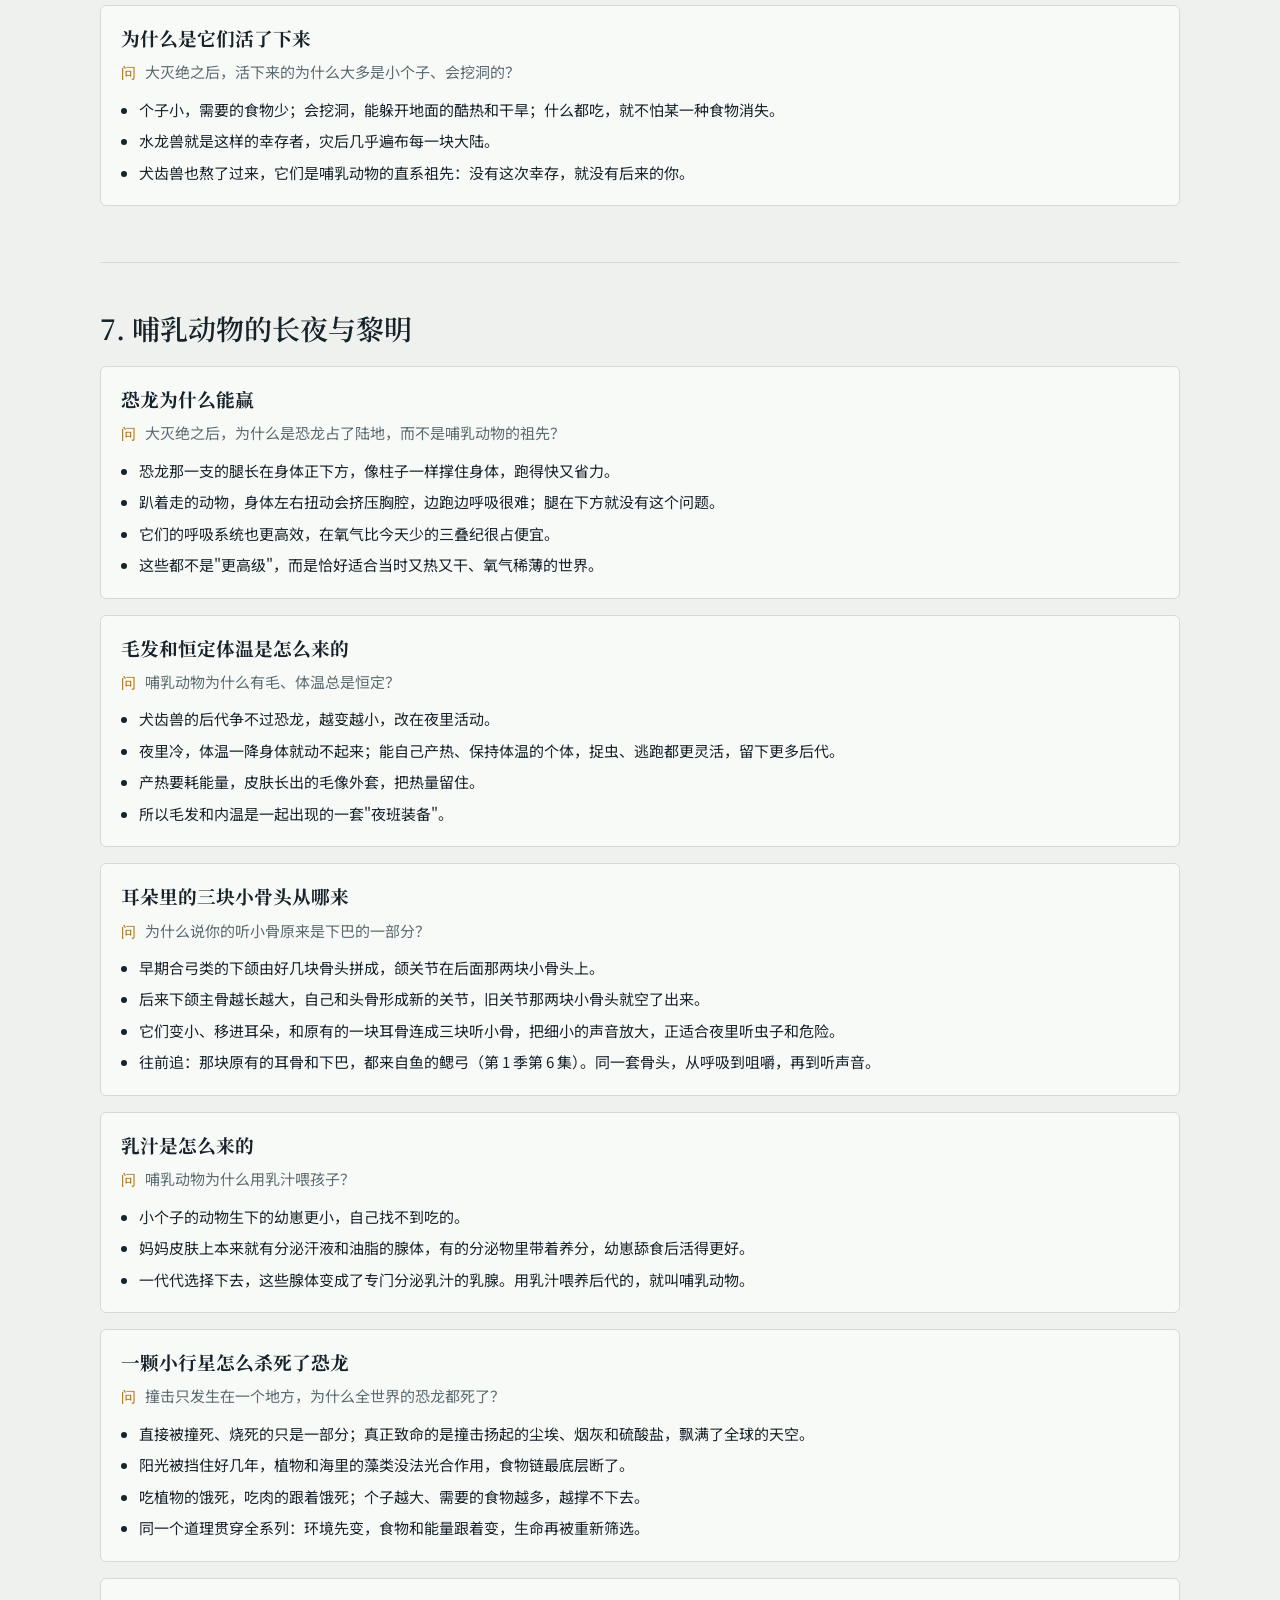
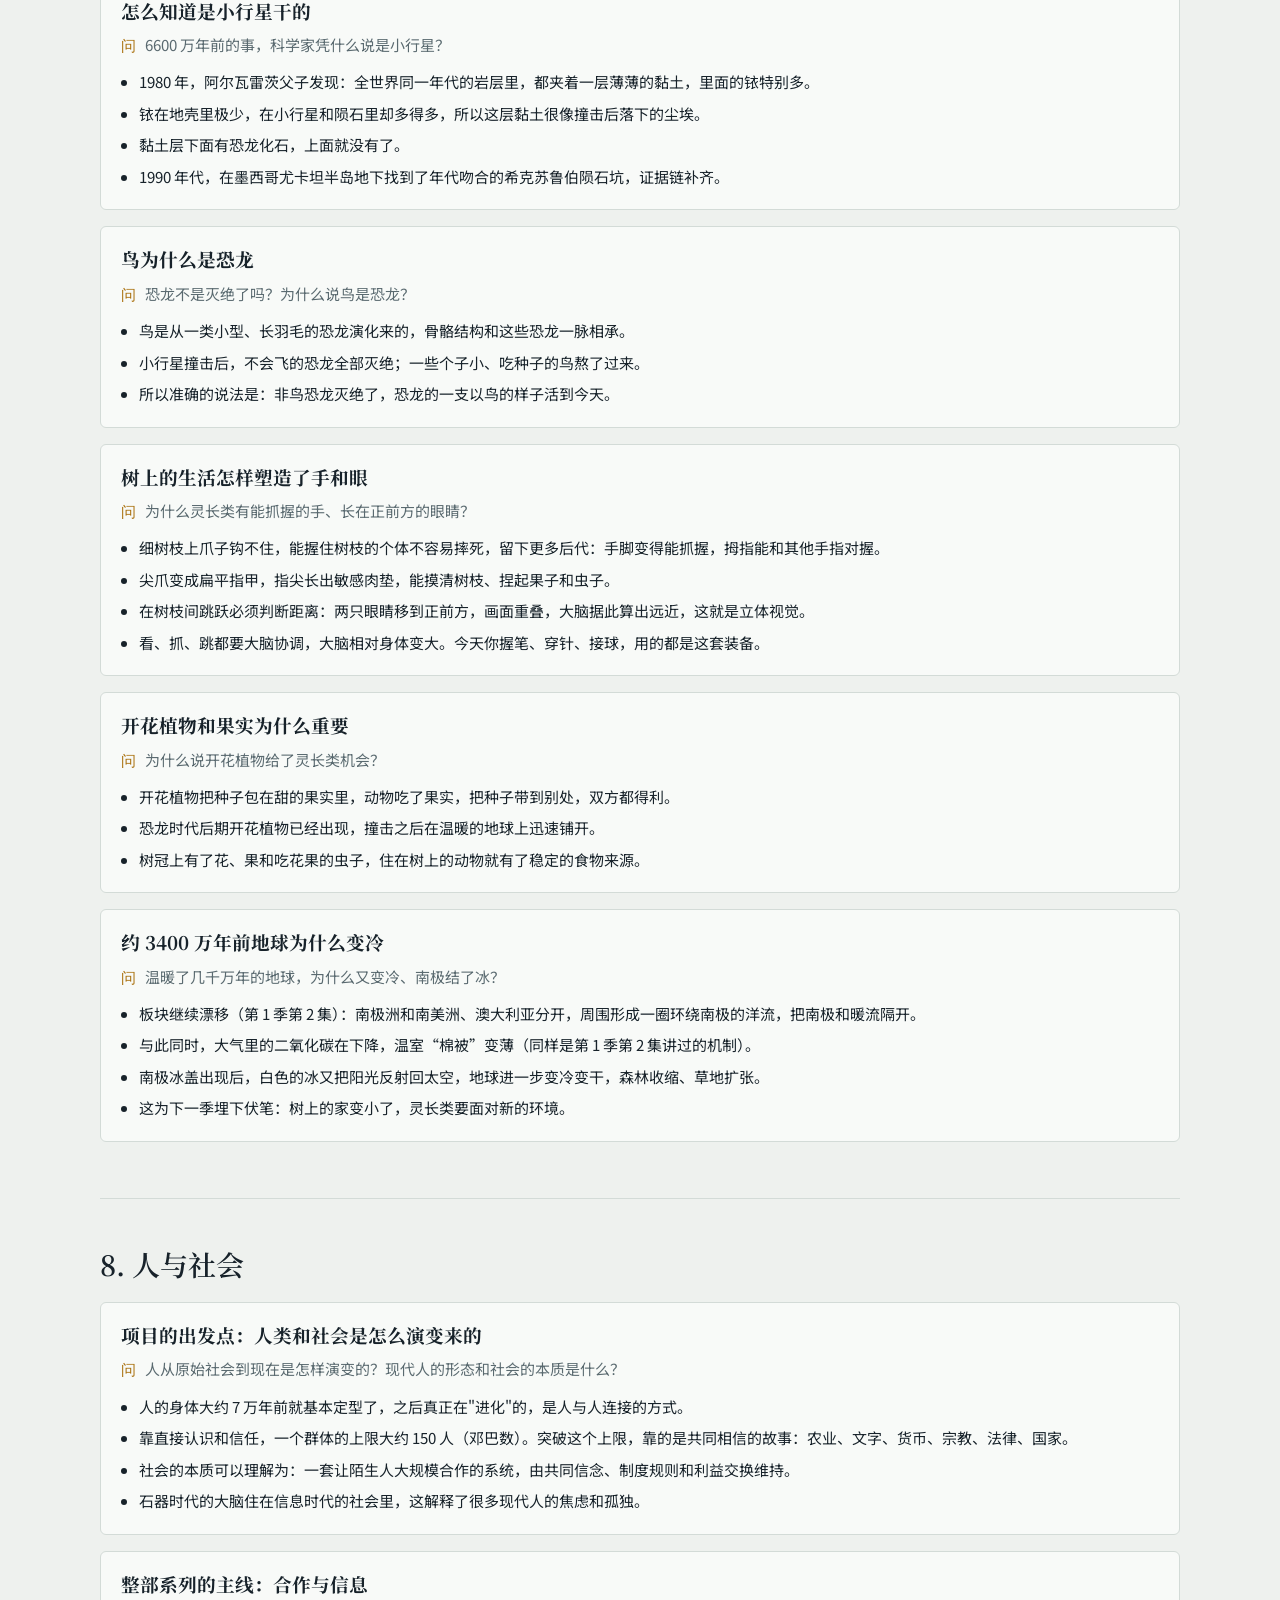
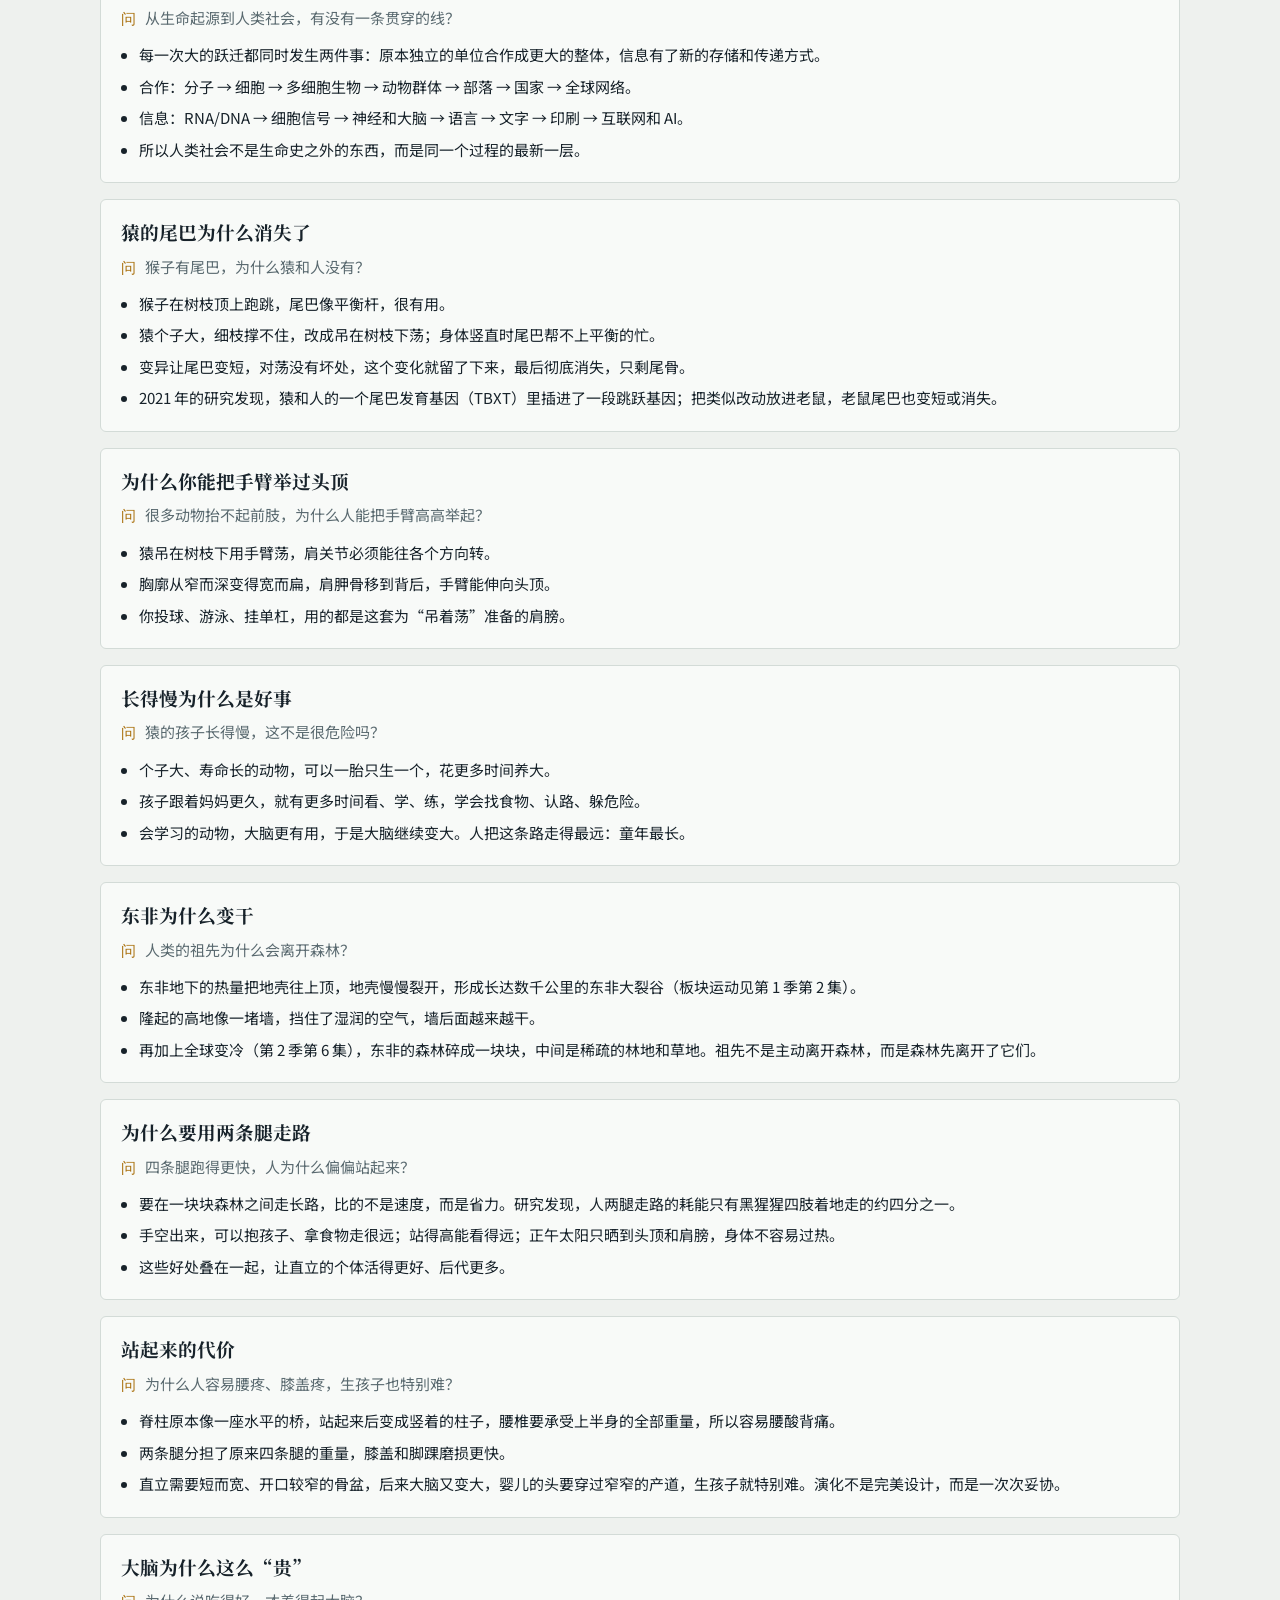
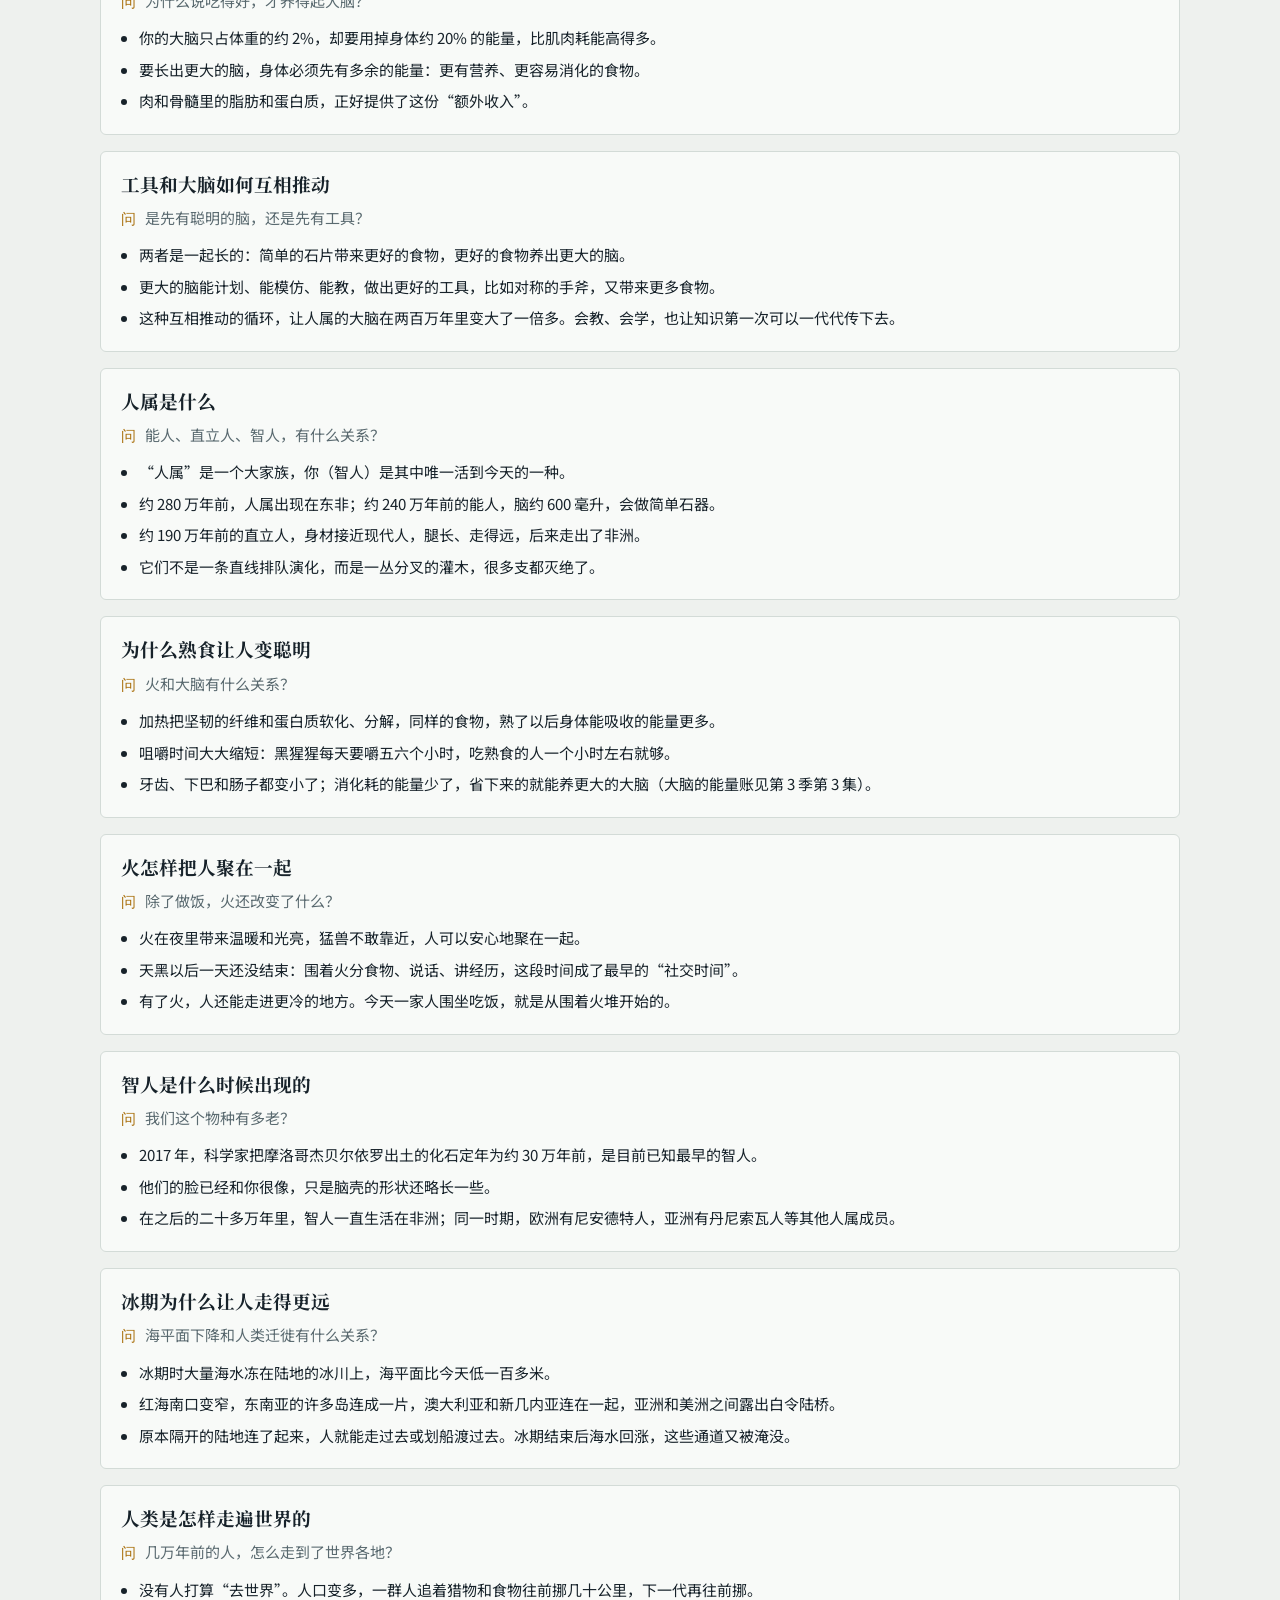
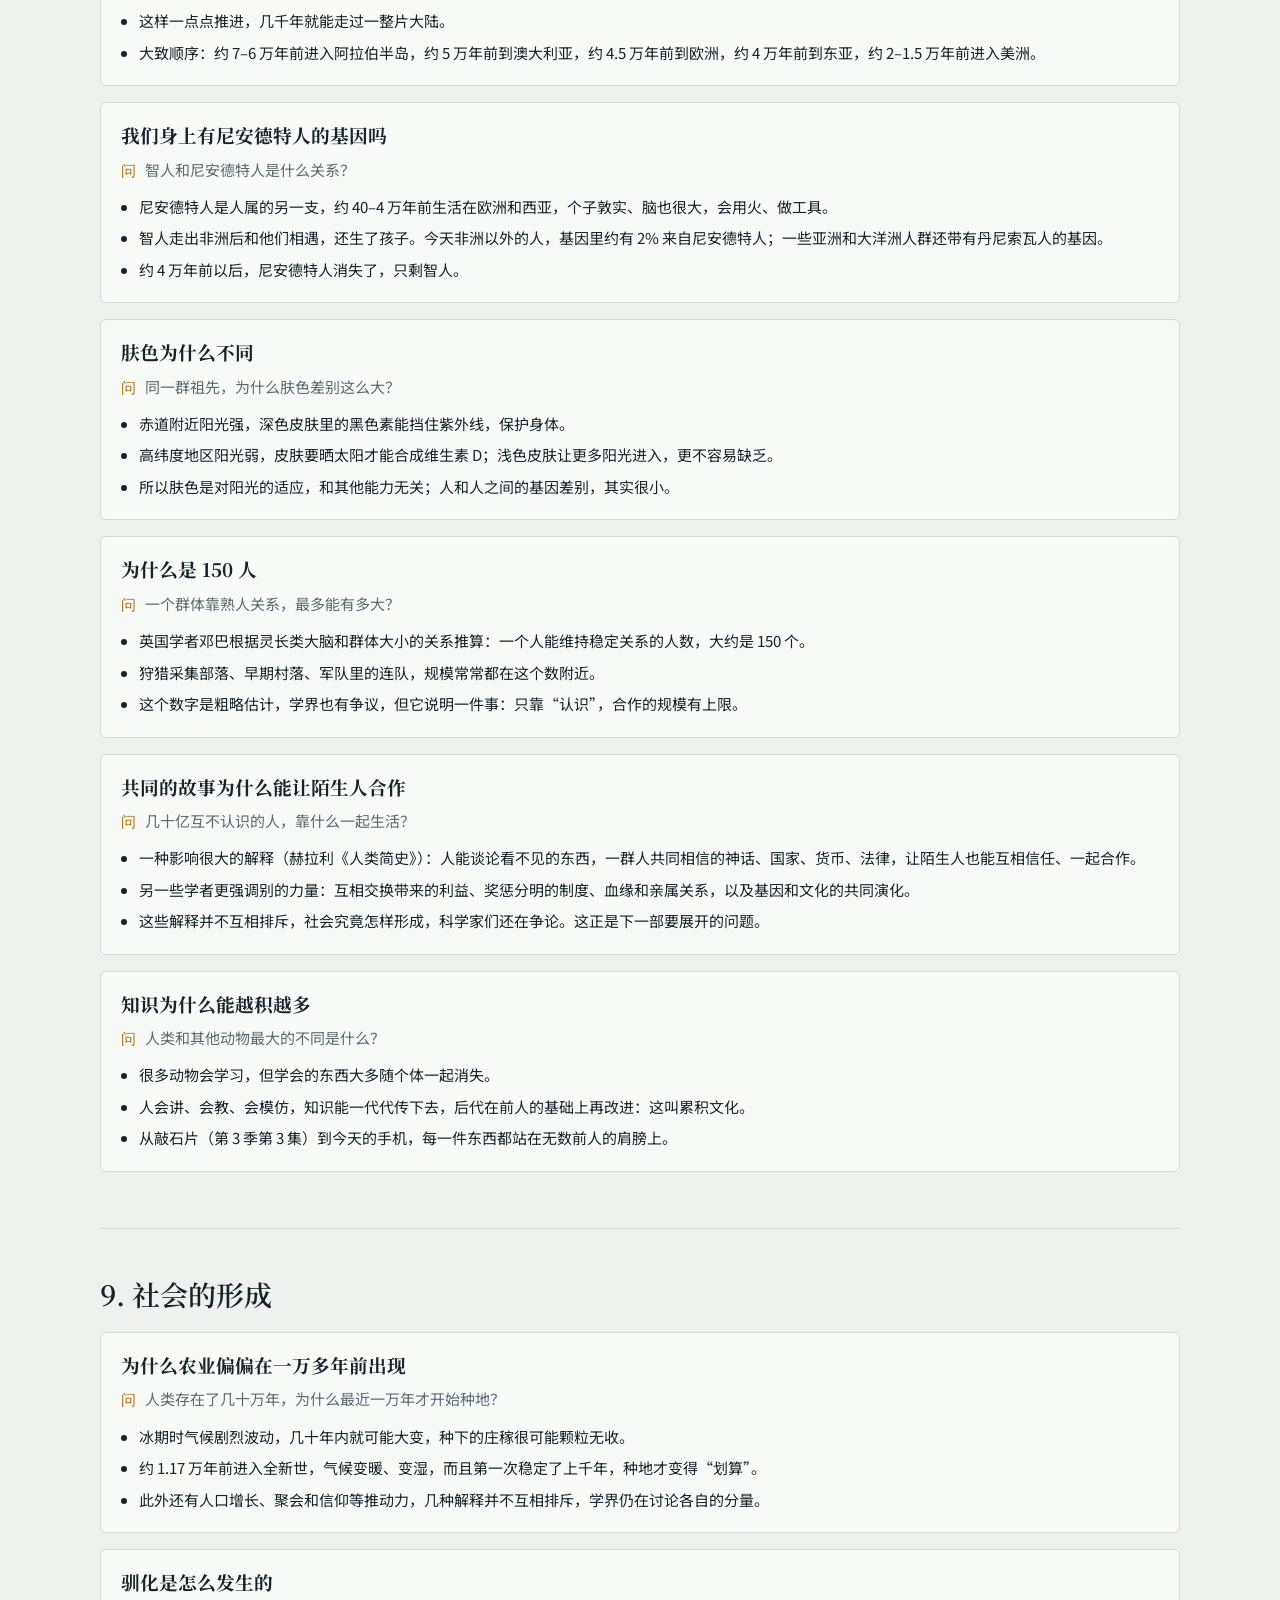
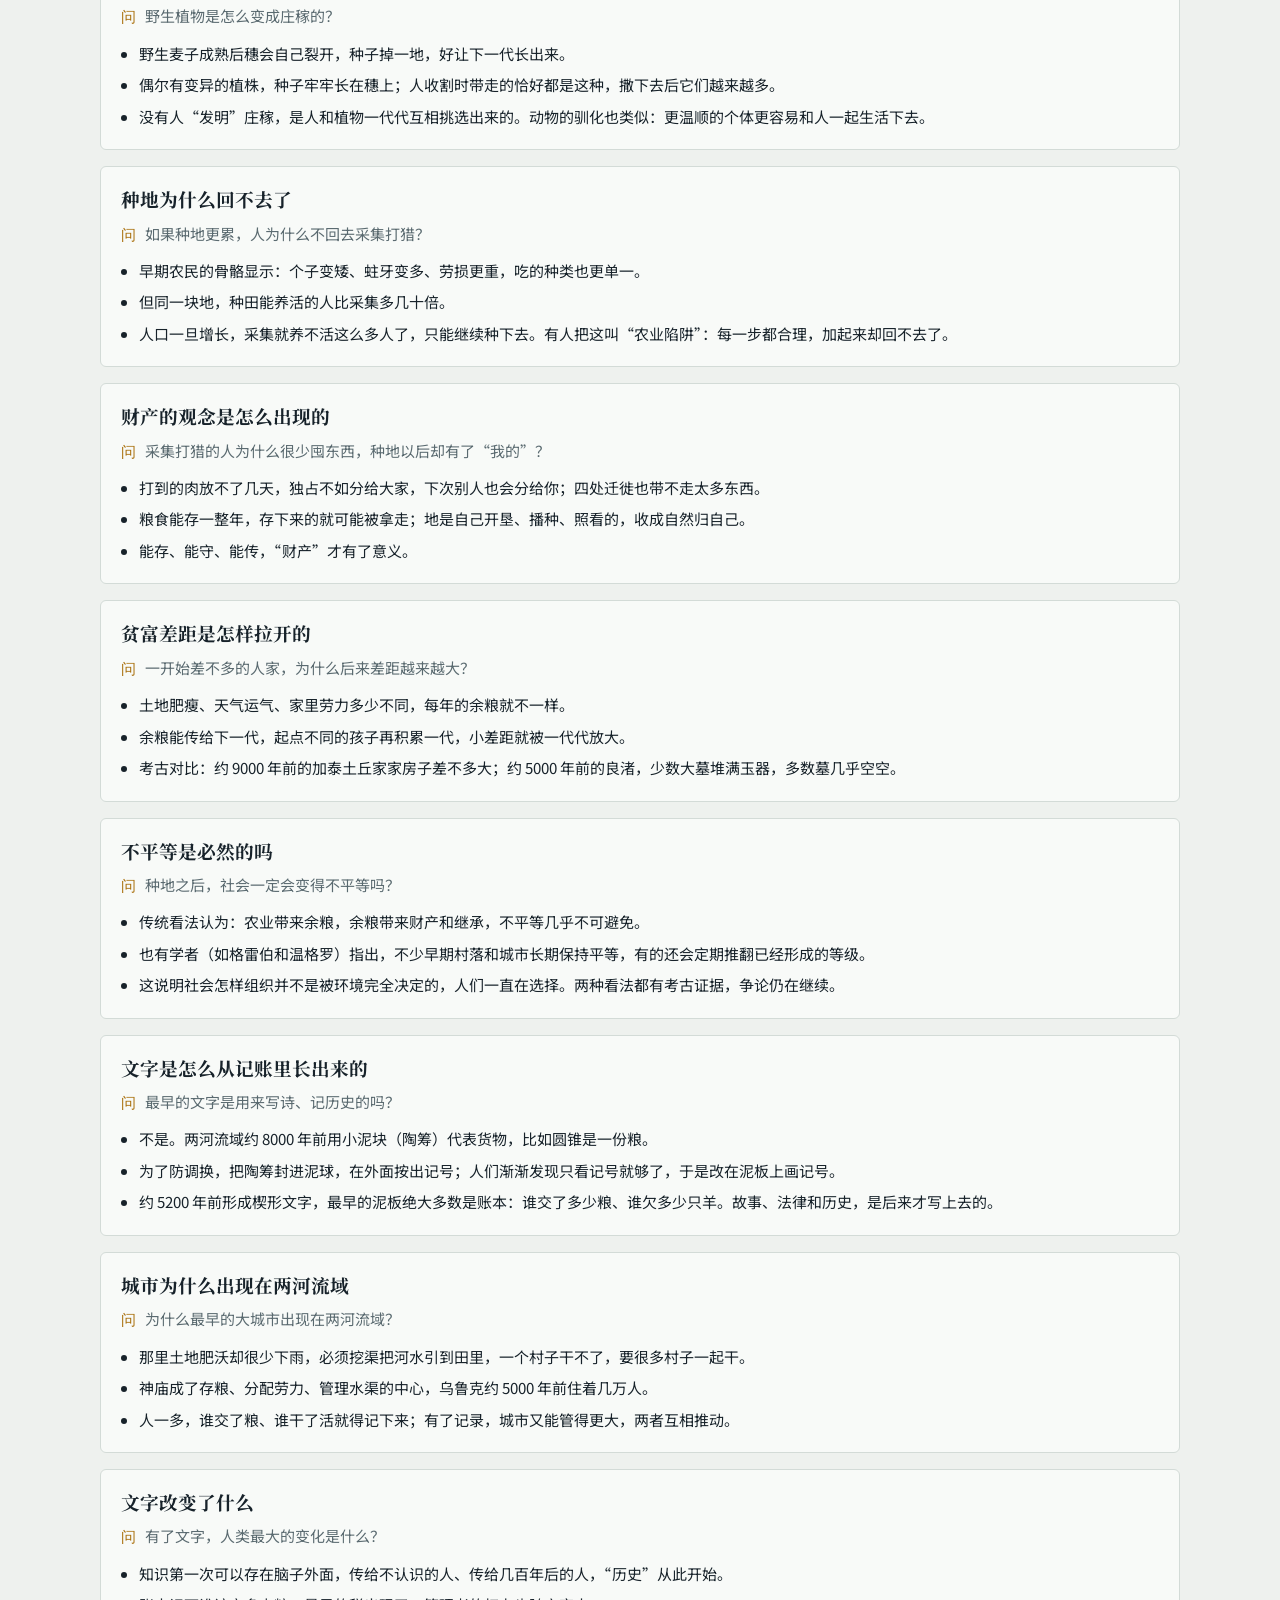
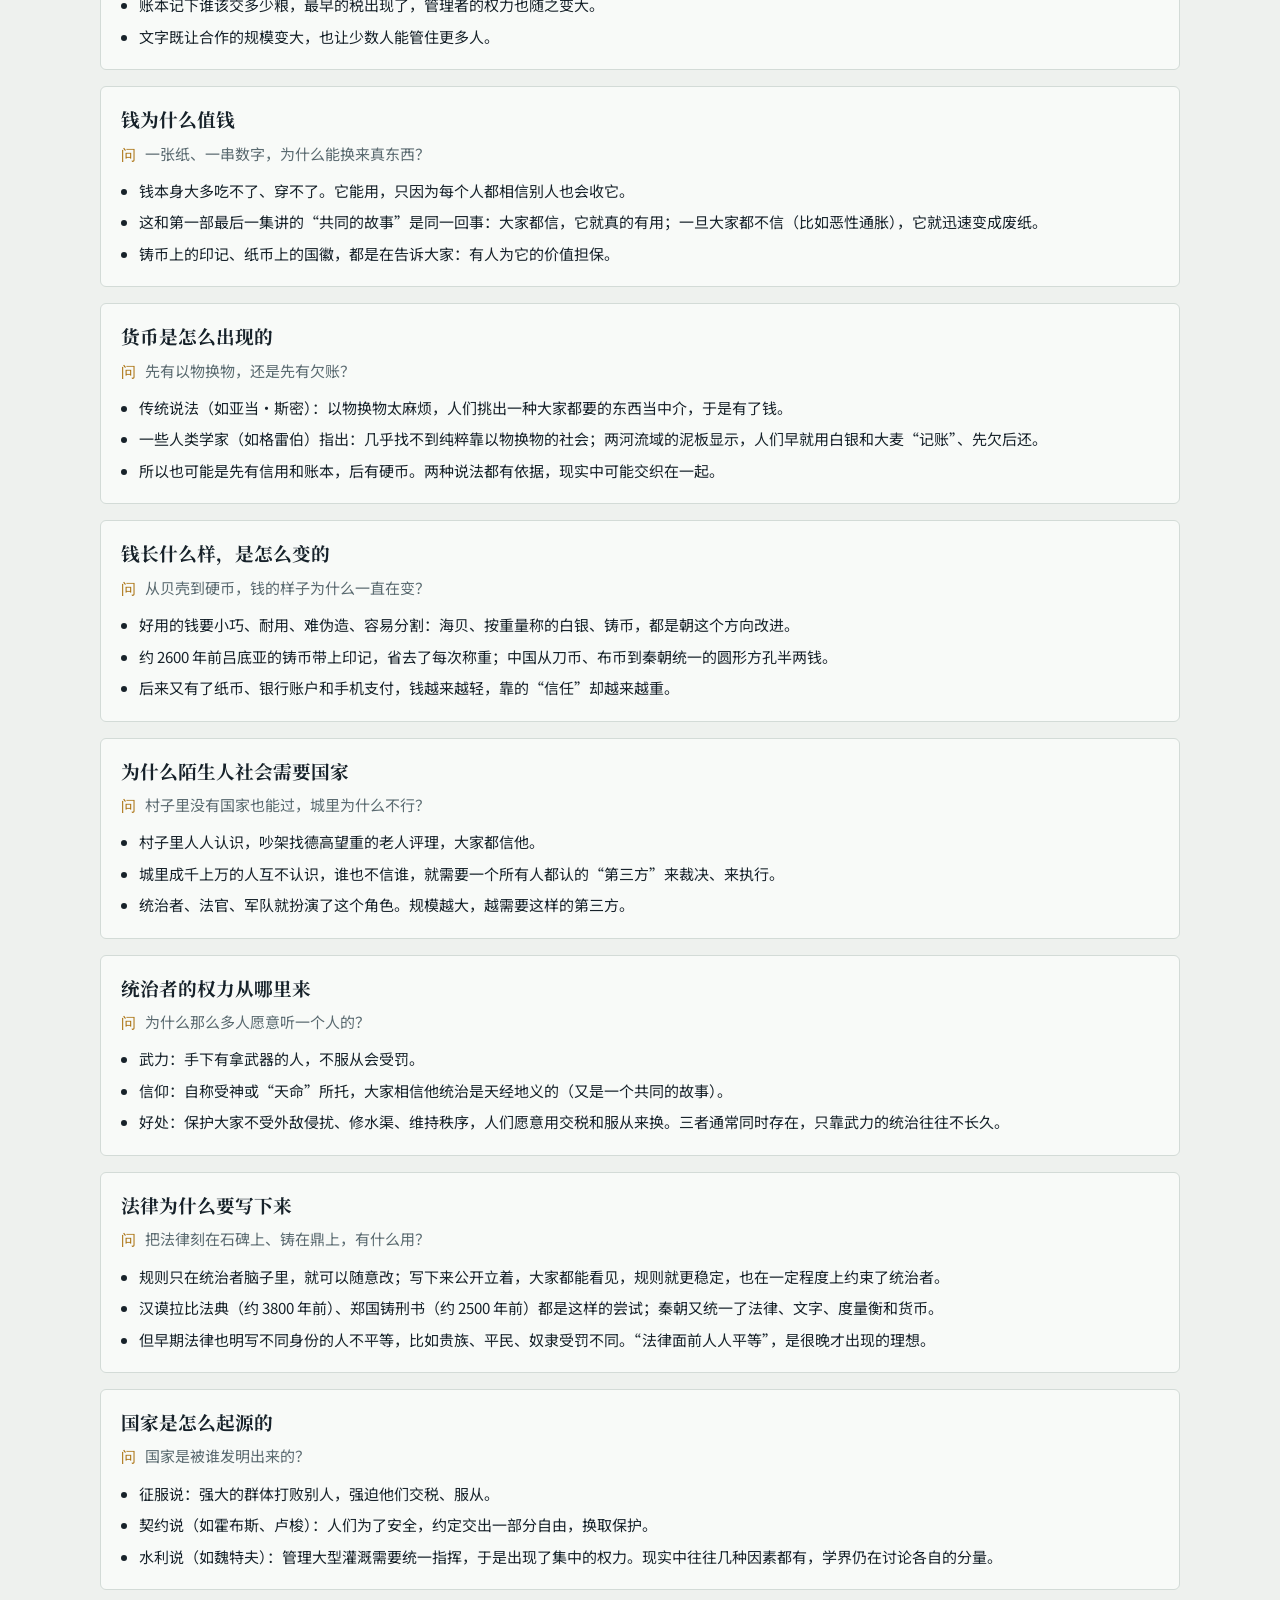
<file: questions.html>
<!doctype html>
<html lang="zh-CN"><head><meta charset="utf-8"><meta name="viewport" content="width=device-width, initial-scale=1, viewport-fit=cover">
<title>问答 · 38 亿年研究笔记</title><meta name="description" content="制作中提出的全部问题与答案，按章节归类。"><link rel="preconnect" href="https://fonts.googleapis.com"><link rel="stylesheet" href="https://fonts.googleapis.com/css2?family=Noto+Serif+SC:wght@600;900&family=Noto+Sans+SC:wght@400;500;700&family=IBM+Plex+Mono:wght@400;500&display=swap"><link rel="stylesheet" href="style.css"></head>
<body><div class="wrap"><nav class="nav" aria-label="网站导航"><a class="brand" href="index.html">38 亿年 · 研究笔记</a><a href="index.html">首页</a><a href="ch-earth.html">章节</a><a href="timeline.html">大时间轴</a><a href="questions.html" aria-current="page">问答</a><a href="glossary.html">概念词典</a><a href="method.html">方法</a><a href="https://bluesky-rgb.github.io/38-billion-years-video/site/">视频系列</a><a href="https://github.com/bluesky-rgb/38-billion-years-research">GitHub</a></nav><header class="page-head"><p class="kicker">问答 · 67 个</p><h1>我们问过的问题</h1>
<p class="lede">每个问题都来自真实的“没看懂”。先把它弄懂，再写进视频。</p></header><section class="block"><h2><a href="ch-earth.html" style="color:inherit;text-decoration:none">1. 宇宙与地球</a></h2><div class="notes"><article class="note" id="cooling"><h3>地球为什么会冷却</h3><p class="q">第二集里地壳为什么会冷却？前后没关联上。</p><ul><li>热量一直往太空散：太空接近零下 270 度，滚烫的地球像冰天雪地里的一锅热粥。</li><li>撞击越来越少：早期陨石撞击不断补充热量，太阳系被&quot;清扫&quot;干净后热量补充不上。</li><li>岩浆表面先冷下来结成硬皮，就是最早的地壳；同时火山把岩石里的水汽喷出来，温度再降，水汽凝结成雨。</li></ul></article></div></section><section class="block"><h2><a href="ch-life.html" style="color:inherit;text-decoration:none">2. 生命的起源</a></h2><div class="notes"><article class="note" id="life-origin"><h3>生命是怎么起源的</h3><p class="q">最开始有的是什么？生命到底如何起源？</p><ul><li>这是科学还没完全解开的谜，主流拼图有四步：无机物变成有机小分子（米勒实验、陨石）；小分子连成长链；出现能自我复制的分子（主流认为是 RNA）；被脂类小泡包起来成为最早的细胞。</li><li>发生地点主要有三派：深海热泉、陆地温泉池、浅海&quot;原始汤&quot;，目前前两派最受关注。</li></ul></article></div></section><section class="block"><h2><a href="ch-cell.html" style="color:inherit;text-decoration:none">3. 细胞与能量</a></h2><div class="notes"><article class="note" id="bacteria"><h3>细胞是怎么变成细菌的</h3><p class="q">第六集从细胞到细菌有断层，没理解。</p><ul><li>原始细胞一次次分裂、复制、出错，经过几亿年，后代变得越来越结实高效，成了真正的细胞，也就是细菌。</li><li>细菌只有一个细胞、没有细胞核，却很快遍布整个海洋。</li><li>&quot;一种细菌学会用阳光造食物&quot;指的是这些后代里，通过变异获得新本领的一支。</li></ul></article></div></section><section class="block"><h2><a href="ch-planet.html" style="color:inherit;text-decoration:none">4. 会动的星球</a></h2><div class="notes"><article class="note" id="continents"><h3>地球上的大陆是怎么来的</h3><p class="q">地球上的大陆是如何生成的？</p><ul><li>最早的地壳是又薄又重的玄武岩，大多在海底。</li><li>两个板块相撞时，重的那块钻到下面回到地幔（俯冲），带下去的海水让深处岩石更容易熔化。</li><li>熔出的岩浆里较轻的成分往上冒，堆出一串火山岛（日本就是这样形成的）。</li><li>这些轻的岩石像浮在水上的冰块，沉不回去，只会越积越多；火山岛一次次相撞拼合，长成大陆。最早的大陆碎片约 40 亿年前就出现了。</li></ul></article><article class="note" id="supercontinent"><h3>超级大陆怎么来，又为什么会裂开</h3><p class="q">为什么有超级大陆？它怎么来的？为什么会裂开？</p><ul><li>地壳碎成许多板块，漂在炽热、缓慢翻滚的地幔上，每年移动几厘米。</li><li>几亿年下来，板块把大陆推到一起，拼成一整块超级大陆（罗迪尼亚，约 10 亿年前）。</li><li>超级大陆像一床厚被子，把地下热量捂住，热量越积越多，约 7.5 亿年前从下面把它顶裂。</li></ul></article><article class="note" id="snowball"><h3>为什么会变冷、冰为什么越来越多</h3><p class="q">为什么会有冰？为什么会越来越冷？</p><ul><li>超级大陆裂开后海岸线变长、雨变多；雨水溶进二氧化碳，慢慢溶解岩石，把碳带进海底锁进石头（风化）。</li><li>二氧化碳是温室气体，像棉被替地球保暖，棉被变薄就变冷。</li><li>白色的冰把阳光反射回太空，地面吸热更少，于是结更多冰：&quot;越冷冰越多，冰越多越冷&quot;。</li><li>融化：火山一直喷二氧化碳，冰封后没有雨把它带走，棉被越积越厚，最终融冰。</li></ul></article><article class="note" id="coal"><h3>煤是怎么来的</h3><p class="q">我们今天烧的煤，和远古的森林有什么关系？</p><ul><li>石炭纪的沼泽森林里，大量树木倒下后泡在缺氧的水里，没有完全腐烂。</li><li>它们一层层被泥沙埋进地下，在高温高压下经过上亿年，压成了黑色的煤。</li><li>所以烧煤，其实是在烧几亿年前的阳光；下一集里，这些煤还会在一场大灾难中扮演重要角色。</li></ul></article><article class="note" id="permian"><h3>史上最惨烈的大灭绝是怎么发生的</h3><p class="q">约 2.52 亿年前，为什么九成的海洋生物都死了？</p><ul><li>当时所有大陆又拼成一块超级大陆：盘古大陆（板块运动见第 1 季第 2 集）。</li><li>一股地幔柱从地幔深处升到西伯利亚地下，岩浆涌出约一百万年；它在地下烧着了煤层、烤透了石灰岩，放出巨量二氧化碳。</li><li>温室“棉被”一下子变厚，全球升温；暖水留不住氧气，二氧化碳溶进海水又让海水变酸，海洋生物大批窒息，贝壳和珊瑚被溶掉。</li><li>约九成海洋物种、七成陆地脊椎动物消失，三叶虫从此灭绝；活下来的多是小个子、会挖洞、什么都吃的。</li></ul></article></div></section><section class="block"><h2><a href="ch-body.html" style="color:inherit;text-decoration:none">5. 动物的身体</a></h2><div class="notes"><article class="note" id="why-then"><h3>多细胞生物为什么偏偏在那时出现</h3><p class="q">细胞为什么到 6 亿年前才开始组队？</p><ul><li>身体越大越耗能：线粒体（第 1 季第 1 集）提供了高效的&quot;发电厂&quot;，雪球融化后氧气和养分又多了，能量刚好够用。</li><li>粘成一团不易被吃、游得更快，自然选择就会青睐群体。</li></ul></article><article class="note" id="cambrian"><h3>寒武纪大爆发为什么这么快</h3><p class="q">为什么大多数动物类群在两千万年里几乎同时出现？</p><ul><li>科学家认为是几个原因叠在一起：氧气够多了；捕食者出现后，你追我逃逼着大家变；制造身体&quot;设计图&quot;的基因工具已经齐备。</li></ul></article><article class="note" id="jaws"><h3>下巴是从哪来的</h3><p class="q">没有下巴的鱼，后来怎么长出了下巴？</p><ul><li>鱼喉咙两侧有一排支撑鳃的鳃弓。科学家认为，最前面那对鳃弓变大、前移，还能上下开合，变成了上颌和下颌。</li><li>你耳朵里传导声音的小骨头，也是从这套颌骨演变来的。</li></ul></article></div></section><section class="block"><h2><a href="ch-land.html" style="color:inherit;text-decoration:none">6. 登上陆地，熬过大灭绝</a></h2><div class="notes"><article class="note" id="plants"><h3>鱼上岸之前，陆地上有什么</h3><p class="q">鱼爬上岸要吃什么？陆地上最早的生命是什么？</p><ul><li>臭氧层挡住紫外线后，陆地才不再是&quot;死亡地带&quot;。</li><li>约 4.7 亿年前，水边的绿藻适应了干燥，变成最早的陆地植物；植物的根磨碎岩石，混进腐叶，第一次有了土壤。</li><li>约 3.85 亿年前出现第一片森林，虫子和蜘蛛的祖先也跟着上了岸。鱼上岸时，陆地上已经有吃的，却还没有大型捕食者。</li></ul></article><article class="note" id="lungs"><h3>鱼为什么会长出肺</h3><p class="q">鱼在水里用鳃呼吸，为什么要长出吸空气的肺？</p><ul><li>泥盆纪的浅水沼泽水温高，热水里溶的氧气少，还经常干涸。</li><li>能把头伸出水面、用气囊吞一口空气的鱼，更容易熬过缺氧和旱季，于是留下更多后代。</li><li>这个气囊就是最早的肺；今天很多鱼的鱼鳔，也是从同一个结构演化来的。</li></ul></article><article class="note" id="amniote"><h3>动物为什么能彻底离开水</h3><p class="q">两栖动物为什么离不开水边？后来的动物怎么做到的？</p><ul><li>两栖动物的卵只有一层胶质，必须泡在水里，一干就死，所以它们一辈子离不开水边。</li><li>后来有的四足动物，卵外长出几层膜和一层硬壳：里面泡着液体，外面挡住水分流失，又能透气。</li><li>等于把一小片&quot;海水&quot;装进蛋里随身带，这就是羊膜卵。有了它，动物才能去到远离水的内陆和高地。</li></ul></article><article class="note" id="permian"><h3>史上最惨烈的大灭绝是怎么发生的</h3><p class="q">约 2.52 亿年前，为什么九成的海洋生物都死了？</p><ul><li>当时所有大陆又拼成一块超级大陆：盘古大陆（板块运动见第 1 季第 2 集）。</li><li>一股地幔柱从地幔深处升到西伯利亚地下，岩浆涌出约一百万年；它在地下烧着了煤层、烤透了石灰岩，放出巨量二氧化碳。</li><li>温室“棉被”一下子变厚，全球升温；暖水留不住氧气，二氧化碳溶进海水又让海水变酸，海洋生物大批窒息，贝壳和珊瑚被溶掉。</li><li>约九成海洋物种、七成陆地脊椎动物消失，三叶虫从此灭绝；活下来的多是小个子、会挖洞、什么都吃的。</li></ul></article><article class="note" id="dry-interior"><h3>超级大陆的内陆为什么会干旱</h3><p class="q">盘古大陆的中间，为什么是大片沙漠？</p><ul><li>雨来自海面蒸发的水汽，被风吹上陆地，遇冷凝结落下。</li><li>大陆太大，水汽走到一半就在沿海下完了，越往内陆越干。</li><li>同一个道理也在第 1 季第 2 集出现过：超级大陆裂开后海岸线变长，雨水变多，风化吸走二氧化碳。</li></ul></article><article class="note" id="warm-water-o2"><h3>海水变暖为什么会缺氧、变酸</h3><p class="q">升温和二氧化碳，怎么让海洋生物窒息、贝壳溶掉？</p><ul><li>气体在冷水里溶得多、在暖水里溶得少，就像温热的汽水很快没气。海水变暖，溶在里面的氧气就少了。</li><li>二氧化碳溶进水里会生成碳酸，海水变酸，用碳酸钙做壳和骨架的贝壳、珊瑚就会被溶掉。</li><li>今天人类排放的二氧化碳，也在让海水变暖、变酸，只是速度和规模还远不及那一次。</li></ul></article><article class="note" id="survivors"><h3>为什么是它们活了下来</h3><p class="q">大灭绝之后，活下来的为什么大多是小个子、会挖洞的？</p><ul><li>个子小，需要的食物少；会挖洞，能躲开地面的酷热和干旱；什么都吃，就不怕某一种食物消失。</li><li>水龙兽就是这样的幸存者，灾后几乎遍布每一块大陆。</li><li>犬齿兽也熬了过来，它们是哺乳动物的直系祖先：没有这次幸存，就没有后来的你。</li></ul></article></div></section><section class="block"><h2><a href="ch-mammal.html" style="color:inherit;text-decoration:none">7. 哺乳动物的长夜与黎明</a></h2><div class="notes"><article class="note" id="why-dinosaurs"><h3>恐龙为什么能赢</h3><p class="q">大灭绝之后，为什么是恐龙占了陆地，而不是哺乳动物的祖先？</p><ul><li>恐龙那一支的腿长在身体正下方，像柱子一样撑住身体，跑得快又省力。</li><li>趴着走的动物，身体左右扭动会挤压胸腔，边跑边呼吸很难；腿在下方就没有这个问题。</li><li>它们的呼吸系统也更高效，在氧气比今天少的三叠纪很占便宜。</li><li>这些都不是&quot;更高级&quot;，而是恰好适合当时又热又干、氧气稀薄的世界。</li></ul></article><article class="note" id="warm-blood"><h3>毛发和恒定体温是怎么来的</h3><p class="q">哺乳动物为什么有毛、体温总是恒定？</p><ul><li>犬齿兽的后代争不过恐龙，越变越小，改在夜里活动。</li><li>夜里冷，体温一降身体就动不起来；能自己产热、保持体温的个体，捉虫、逃跑都更灵活，留下更多后代。</li><li>产热要耗能量，皮肤长出的毛像外套，把热量留住。</li><li>所以毛发和内温是一起出现的一套&quot;夜班装备&quot;。</li></ul></article><article class="note" id="ear-bones"><h3>耳朵里的三块小骨头从哪来</h3><p class="q">为什么说你的听小骨原来是下巴的一部分？</p><ul><li>早期合弓类的下颌由好几块骨头拼成，颌关节在后面那两块小骨头上。</li><li>后来下颌主骨越长越大，自己和头骨形成新的关节，旧关节那两块小骨头就空了出来。</li><li>它们变小、移进耳朵，和原有的一块耳骨连成三块听小骨，把细小的声音放大，正适合夜里听虫子和危险。</li><li>往前追：那块原有的耳骨和下巴，都来自鱼的鳃弓（第 1 季第 6 集）。同一套骨头，从呼吸到咀嚼，再到听声音。</li></ul></article><article class="note" id="milk"><h3>乳汁是怎么来的</h3><p class="q">哺乳动物为什么用乳汁喂孩子？</p><ul><li>小个子的动物生下的幼崽更小，自己找不到吃的。</li><li>妈妈皮肤上本来就有分泌汗液和油脂的腺体，有的分泌物里带着养分，幼崽舔食后活得更好。</li><li>一代代选择下去，这些腺体变成了专门分泌乳汁的乳腺。用乳汁喂养后代的，就叫哺乳动物。</li></ul></article><article class="note" id="impact-chain"><h3>一颗小行星怎么杀死了恐龙</h3><p class="q">撞击只发生在一个地方，为什么全世界的恐龙都死了？</p><ul><li>直接被撞死、烧死的只是一部分；真正致命的是撞击扬起的尘埃、烟灰和硫酸盐，飘满了全球的天空。</li><li>阳光被挡住好几年，植物和海里的藻类没法光合作用，食物链最底层断了。</li><li>吃植物的饿死，吃肉的跟着饿死；个子越大、需要的食物越多，越撑不下去。</li><li>同一个道理贯穿全系列：环境先变，食物和能量跟着变，生命再被重新筛选。</li></ul></article><article class="note" id="iridium"><h3>怎么知道是小行星干的</h3><p class="q">6600 万年前的事，科学家凭什么说是小行星？</p><ul><li>1980 年，阿尔瓦雷茨父子发现：全世界同一年代的岩层里，都夹着一层薄薄的黏土，里面的铱特别多。</li><li>铱在地壳里极少，在小行星和陨石里却多得多，所以这层黏土很像撞击后落下的尘埃。</li><li>黏土层下面有恐龙化石，上面就没有了。</li><li>1990 年代，在墨西哥尤卡坦半岛地下找到了年代吻合的希克苏鲁伯陨石坑，证据链补齐。</li></ul></article><article class="note" id="birds"><h3>鸟为什么是恐龙</h3><p class="q">恐龙不是灭绝了吗？为什么说鸟是恐龙？</p><ul><li>鸟是从一类小型、长羽毛的恐龙演化来的，骨骼结构和这些恐龙一脉相承。</li><li>小行星撞击后，不会飞的恐龙全部灭绝；一些个子小、吃种子的鸟熬了过来。</li><li>所以准确的说法是：非鸟恐龙灭绝了，恐龙的一支以鸟的样子活到今天。</li></ul></article><article class="note" id="tree-body"><h3>树上的生活怎样塑造了手和眼</h3><p class="q">为什么灵长类有能抓握的手、长在正前方的眼睛？</p><ul><li>细树枝上爪子钩不住，能握住树枝的个体不容易摔死，留下更多后代：手脚变得能抓握，拇指能和其他手指对握。</li><li>尖爪变成扁平指甲，指尖长出敏感肉垫，能摸清树枝、捏起果子和虫子。</li><li>在树枝间跳跃必须判断距离：两只眼睛移到正前方，画面重叠，大脑据此算出远近，这就是立体视觉。</li><li>看、抓、跳都要大脑协调，大脑相对身体变大。今天你握笔、穿针、接球，用的都是这套装备。</li></ul></article><article class="note" id="fruit"><h3>开花植物和果实为什么重要</h3><p class="q">为什么说开花植物给了灵长类机会？</p><ul><li>开花植物把种子包在甜的果实里，动物吃了果实，把种子带到别处，双方都得利。</li><li>恐龙时代后期开花植物已经出现，撞击之后在温暖的地球上迅速铺开。</li><li>树冠上有了花、果和吃花果的虫子，住在树上的动物就有了稳定的食物来源。</li></ul></article><article class="note" id="cooling-34"><h3>约 3400 万年前地球为什么变冷</h3><p class="q">温暖了几千万年的地球，为什么又变冷、南极结了冰？</p><ul><li>板块继续漂移（第 1 季第 2 集）：南极洲和南美洲、澳大利亚分开，周围形成一圈环绕南极的洋流，把南极和暖流隔开。</li><li>与此同时，大气里的二氧化碳在下降，温室“棉被”变薄（同样是第 1 季第 2 集讲过的机制）。</li><li>南极冰盖出现后，白色的冰又把阳光反射回太空，地球进一步变冷变干，森林收缩、草地扩张。</li><li>这为下一季埋下伏笔：树上的家变小了，灵长类要面对新的环境。</li></ul></article></div></section><section class="block"><h2><a href="ch-human.html" style="color:inherit;text-decoration:none">8. 人与社会</a></h2><div class="notes"><article class="note" id="origin"><h3>项目的出发点：人类和社会是怎么演变来的</h3><p class="q">人从原始社会到现在是怎样演变的？现代人的形态和社会的本质是什么？</p><ul><li>人的身体大约 7 万年前就基本定型了，之后真正在&quot;进化&quot;的，是人与人连接的方式。</li><li>靠直接认识和信任，一个群体的上限大约 150 人（邓巴数）。突破这个上限，靠的是共同相信的故事：农业、文字、货币、宗教、法律、国家。</li><li>社会的本质可以理解为：一套让陌生人大规模合作的系统，由共同信念、制度规则和利益交换维持。</li><li>石器时代的大脑住在信息时代的社会里，这解释了很多现代人的焦虑和孤独。</li></ul></article><article class="note" id="two-lines"><h3>整部系列的主线：合作与信息</h3><p class="q">从生命起源到人类社会，有没有一条贯穿的线？</p><ul><li>每一次大的跃迁都同时发生两件事：原本独立的单位合作成更大的整体，信息有了新的存储和传递方式。</li><li>合作：分子 → 细胞 → 多细胞生物 → 动物群体 → 部落 → 国家 → 全球网络。</li><li>信息：RNA/DNA → 细胞信号 → 神经和大脑 → 语言 → 文字 → 印刷 → 互联网和 AI。</li><li>所以人类社会不是生命史之外的东西，而是同一个过程的最新一层。</li></ul></article><article class="note" id="tail-loss"><h3>猿的尾巴为什么消失了</h3><p class="q">猴子有尾巴，为什么猿和人没有？</p><ul><li>猴子在树枝顶上跑跳，尾巴像平衡杆，很有用。</li><li>猿个子大，细枝撑不住，改成吊在树枝下荡；身体竖直时尾巴帮不上平衡的忙。</li><li>变异让尾巴变短，对荡没有坏处，这个变化就留了下来，最后彻底消失，只剩尾骨。</li><li>2021 年的研究发现，猿和人的一个尾巴发育基因（TBXT）里插进了一段跳跃基因；把类似改动放进老鼠，老鼠尾巴也变短或消失。</li></ul></article><article class="note" id="shoulder"><h3>为什么你能把手臂举过头顶</h3><p class="q">很多动物抬不起前肢，为什么人能把手臂高高举起？</p><ul><li>猿吊在树枝下用手臂荡，肩关节必须能往各个方向转。</li><li>胸廓从窄而深变得宽而扁，肩胛骨移到背后，手臂能伸向头顶。</li><li>你投球、游泳、挂单杠，用的都是这套为“吊着荡”准备的肩膀。</li></ul></article><article class="note" id="slow-childhood"><h3>长得慢为什么是好事</h3><p class="q">猿的孩子长得慢，这不是很危险吗？</p><ul><li>个子大、寿命长的动物，可以一胎只生一个，花更多时间养大。</li><li>孩子跟着妈妈更久，就有更多时间看、学、练，学会找食物、认路、躲危险。</li><li>会学习的动物，大脑更有用，于是大脑继续变大。人把这条路走得最远：童年最长。</li></ul></article><article class="note" id="rift"><h3>东非为什么变干</h3><p class="q">人类的祖先为什么会离开森林？</p><ul><li>东非地下的热量把地壳往上顶，地壳慢慢裂开，形成长达数千公里的东非大裂谷（板块运动见第 1 季第 2 集）。</li><li>隆起的高地像一堵墙，挡住了湿润的空气，墙后面越来越干。</li><li>再加上全球变冷（第 2 季第 6 集），东非的森林碎成一块块，中间是稀疏的林地和草地。祖先不是主动离开森林，而是森林先离开了它们。</li></ul></article><article class="note" id="bipedal"><h3>为什么要用两条腿走路</h3><p class="q">四条腿跑得更快，人为什么偏偏站起来？</p><ul><li>要在一块块森林之间走长路，比的不是速度，而是省力。研究发现，人两腿走路的耗能只有黑猩猩四肢着地走的约四分之一。</li><li>手空出来，可以抱孩子、拿食物走很远；站得高能看得远；正午太阳只晒到头顶和肩膀，身体不容易过热。</li><li>这些好处叠在一起，让直立的个体活得更好、后代更多。</li></ul></article><article class="note" id="bipedal-cost"><h3>站起来的代价</h3><p class="q">为什么人容易腰疼、膝盖疼，生孩子也特别难？</p><ul><li>脊柱原本像一座水平的桥，站起来后变成竖着的柱子，腰椎要承受上半身的全部重量，所以容易腰酸背痛。</li><li>两条腿分担了原来四条腿的重量，膝盖和脚踝磨损更快。</li><li>直立需要短而宽、开口较窄的骨盆，后来大脑又变大，婴儿的头要穿过窄窄的产道，生孩子就特别难。演化不是完美设计，而是一次次妥协。</li></ul></article><article class="note" id="brain-energy"><h3>大脑为什么这么“贵”</h3><p class="q">为什么说吃得好，才养得起大脑？</p><ul><li>你的大脑只占体重的约 2%，却要用掉身体约 20% 的能量，比肌肉耗能高得多。</li><li>要长出更大的脑，身体必须先有多余的能量：更有营养、更容易消化的食物。</li><li>肉和骨髓里的脂肪和蛋白质，正好提供了这份“额外收入”。</li></ul></article><article class="note" id="tool-loop"><h3>工具和大脑如何互相推动</h3><p class="q">是先有聪明的脑，还是先有工具？</p><ul><li>两者是一起长的：简单的石片带来更好的食物，更好的食物养出更大的脑。</li><li>更大的脑能计划、能模仿、能教，做出更好的工具，比如对称的手斧，又带来更多食物。</li><li>这种互相推动的循环，让人属的大脑在两百万年里变大了一倍多。会教、会学，也让知识第一次可以一代代传下去。</li></ul></article><article class="note" id="homo"><h3>人属是什么</h3><p class="q">能人、直立人、智人，有什么关系？</p><ul><li>“人属”是一个大家族，你（智人）是其中唯一活到今天的一种。</li><li>约 280 万年前，人属出现在东非；约 240 万年前的能人，脑约 600 毫升，会做简单石器。</li><li>约 190 万年前的直立人，身材接近现代人，腿长、走得远，后来走出了非洲。</li><li>它们不是一条直线排队演化，而是一丛分叉的灌木，很多支都灭绝了。</li></ul></article><article class="note" id="cooking"><h3>为什么熟食让人变聪明</h3><p class="q">火和大脑有什么关系？</p><ul><li>加热把坚韧的纤维和蛋白质软化、分解，同样的食物，熟了以后身体能吸收的能量更多。</li><li>咀嚼时间大大缩短：黑猩猩每天要嚼五六个小时，吃熟食的人一个小时左右就够。</li><li>牙齿、下巴和肠子都变小了；消化耗的能量少了，省下来的就能养更大的大脑（大脑的能量账见第 3 季第 3 集）。</li></ul></article><article class="note" id="fire-social"><h3>火怎样把人聚在一起</h3><p class="q">除了做饭，火还改变了什么？</p><ul><li>火在夜里带来温暖和光亮，猛兽不敢靠近，人可以安心地聚在一起。</li><li>天黑以后一天还没结束：围着火分食物、说话、讲经历，这段时间成了最早的“社交时间”。</li><li>有了火，人还能走进更冷的地方。今天一家人围坐吃饭，就是从围着火堆开始的。</li></ul></article><article class="note" id="sapiens"><h3>智人是什么时候出现的</h3><p class="q">我们这个物种有多老？</p><ul><li>2017 年，科学家把摩洛哥杰贝尔依罗出土的化石定年为约 30 万年前，是目前已知最早的智人。</li><li>他们的脸已经和你很像，只是脑壳的形状还略长一些。</li><li>在之后的二十多万年里，智人一直生活在非洲；同一时期，欧洲有尼安德特人，亚洲有丹尼索瓦人等其他人属成员。</li></ul></article><article class="note" id="ice-sea"><h3>冰期为什么让人走得更远</h3><p class="q">海平面下降和人类迁徙有什么关系？</p><ul><li>冰期时大量海水冻在陆地的冰川上，海平面比今天低一百多米。</li><li>红海南口变窄，东南亚的许多岛连成一片，澳大利亚和新几内亚连在一起，亚洲和美洲之间露出白令陆桥。</li><li>原本隔开的陆地连了起来，人就能走过去或划船渡过去。冰期结束后海水回涨，这些通道又被淹没。</li></ul></article><article class="note" id="out-of-africa"><h3>人类是怎样走遍世界的</h3><p class="q">几万年前的人，怎么走到了世界各地？</p><ul><li>没有人打算“去世界”。人口变多，一群人追着猎物和食物往前挪几十公里，下一代再往前挪。</li><li>这样一点点推进，几千年就能走过一整片大陆。</li><li>大致顺序：约 7–6 万年前进入阿拉伯半岛，约 5 万年前到澳大利亚，约 4.5 万年前到欧洲，约 4 万年前到东亚，约 2–1.5 万年前进入美洲。</li></ul></article><article class="note" id="neanderthal"><h3>我们身上有尼安德特人的基因吗</h3><p class="q">智人和尼安德特人是什么关系？</p><ul><li>尼安德特人是人属的另一支，约 40–4 万年前生活在欧洲和西亚，个子敦实、脑也很大，会用火、做工具。</li><li>智人走出非洲后和他们相遇，还生了孩子。今天非洲以外的人，基因里约有 2% 来自尼安德特人；一些亚洲和大洋洲人群还带有丹尼索瓦人的基因。</li><li>约 4 万年前以后，尼安德特人消失了，只剩智人。</li></ul></article><article class="note" id="skin"><h3>肤色为什么不同</h3><p class="q">同一群祖先，为什么肤色差别这么大？</p><ul><li>赤道附近阳光强，深色皮肤里的黑色素能挡住紫外线，保护身体。</li><li>高纬度地区阳光弱，皮肤要晒太阳才能合成维生素 D；浅色皮肤让更多阳光进入，更不容易缺乏。</li><li>所以肤色是对阳光的适应，和其他能力无关；人和人之间的基因差别，其实很小。</li></ul></article><article class="note" id="dunbar"><h3>为什么是 150 人</h3><p class="q">一个群体靠熟人关系，最多能有多大？</p><ul><li>英国学者邓巴根据灵长类大脑和群体大小的关系推算：一个人能维持稳定关系的人数，大约是 150 个。</li><li>狩猎采集部落、早期村落、军队里的连队，规模常常都在这个数附近。</li><li>这个数字是粗略估计，学界也有争议，但它说明一件事：只靠“认识”，合作的规模有上限。</li></ul></article><article class="note" id="shared-stories"><h3>共同的故事为什么能让陌生人合作</h3><p class="q">几十亿互不认识的人，靠什么一起生活？</p><ul><li>一种影响很大的解释（赫拉利《人类简史》）：人能谈论看不见的东西，一群人共同相信的神话、国家、货币、法律，让陌生人也能互相信任、一起合作。</li><li>另一些学者更强调别的力量：互相交换带来的利益、奖惩分明的制度、血缘和亲属关系，以及基因和文化的共同演化。</li><li>这些解释并不互相排斥，社会究竟怎样形成，科学家们还在争论。这正是下一部要展开的问题。</li></ul></article><article class="note" id="cumulative-culture"><h3>知识为什么能越积越多</h3><p class="q">人类和其他动物最大的不同是什么？</p><ul><li>很多动物会学习，但学会的东西大多随个体一起消失。</li><li>人会讲、会教、会模仿，知识能一代代传下去，后代在前人的基础上再改进：这叫累积文化。</li><li>从敲石片（第 3 季第 3 集）到今天的手机，每一件东西都站在无数前人的肩膀上。</li></ul></article></div></section><section class="block"><h2><a href="ch-society.html" style="color:inherit;text-decoration:none">9. 社会的形成</a></h2><div class="notes"><article class="note" id="holocene"><h3>为什么农业偏偏在一万多年前出现</h3><p class="q">人类存在了几十万年，为什么最近一万年才开始种地？</p><ul><li>冰期时气候剧烈波动，几十年内就可能大变，种下的庄稼很可能颗粒无收。</li><li>约 1.17 万年前进入全新世，气候变暖、变湿，而且第一次稳定了上千年，种地才变得“划算”。</li><li>此外还有人口增长、聚会和信仰等推动力，几种解释并不互相排斥，学界仍在讨论各自的分量。</li></ul></article><article class="note" id="domestication"><h3>驯化是怎么发生的</h3><p class="q">野生植物是怎么变成庄稼的？</p><ul><li>野生麦子成熟后穗会自己裂开，种子掉一地，好让下一代长出来。</li><li>偶尔有变异的植株，种子牢牢长在穗上；人收割时带走的恰好都是这种，撒下去后它们越来越多。</li><li>没有人“发明”庄稼，是人和植物一代代互相挑选出来的。动物的驯化也类似：更温顺的个体更容易和人一起生活下去。</li></ul></article><article class="note" id="farming-trap"><h3>种地为什么回不去了</h3><p class="q">如果种地更累，人为什么不回去采集打猎？</p><ul><li>早期农民的骨骼显示：个子变矮、蛀牙变多、劳损更重，吃的种类也更单一。</li><li>但同一块地，种田能养活的人比采集多几十倍。</li><li>人口一旦增长，采集就养不活这么多人了，只能继续种下去。有人把这叫“农业陷阱”：每一步都合理，加起来却回不去了。</li></ul></article><article class="note" id="property"><h3>财产的观念是怎么出现的</h3><p class="q">采集打猎的人为什么很少囤东西，种地以后却有了“我的”？</p><ul><li>打到的肉放不了几天，独占不如分给大家，下次别人也会分给你；四处迁徙也带不走太多东西。</li><li>粮食能存一整年，存下来的就可能被拿走；地是自己开垦、播种、照看的，收成自然归自己。</li><li>能存、能守、能传，“财产”才有了意义。</li></ul></article><article class="note" id="inequality"><h3>贫富差距是怎样拉开的</h3><p class="q">一开始差不多的人家，为什么后来差距越来越大？</p><ul><li>土地肥瘦、天气运气、家里劳力多少不同，每年的余粮就不一样。</li><li>余粮能传给下一代，起点不同的孩子再积累一代，小差距就被一代代放大。</li><li>考古对比：约 9000 年前的加泰土丘家家房子差不多大；约 5000 年前的良渚，少数大墓堆满玉器，多数墓几乎空空。</li></ul></article><article class="note" id="equality-choice"><h3>不平等是必然的吗</h3><p class="q">种地之后，社会一定会变得不平等吗？</p><ul><li>传统看法认为：农业带来余粮，余粮带来财产和继承，不平等几乎不可避免。</li><li>也有学者（如格雷伯和温格罗）指出，不少早期村落和城市长期保持平等，有的还会定期推翻已经形成的等级。</li><li>这说明社会怎样组织并不是被环境完全决定的，人们一直在选择。两种看法都有考古证据，争论仍在继续。</li></ul></article><article class="note" id="writing-origin"><h3>文字是怎么从记账里长出来的</h3><p class="q">最早的文字是用来写诗、记历史的吗？</p><ul><li>不是。两河流域约 8000 年前用小泥块（陶筹）代表货物，比如圆锥是一份粮。</li><li>为了防调换，把陶筹封进泥球，在外面按出记号；人们渐渐发现只看记号就够了，于是改在泥板上画记号。</li><li>约 5200 年前形成楔形文字，最早的泥板绝大多数是账本：谁交了多少粮、谁欠多少只羊。故事、法律和历史，是后来才写上去的。</li></ul></article><article class="note" id="city"><h3>城市为什么出现在两河流域</h3><p class="q">为什么最早的大城市出现在两河流域？</p><ul><li>那里土地肥沃却很少下雨，必须挖渠把河水引到田里，一个村子干不了，要很多村子一起干。</li><li>神庙成了存粮、分配劳力、管理水渠的中心，乌鲁克约 5000 年前住着几万人。</li><li>人一多，谁交了粮、谁干了活就得记下来；有了记录，城市又能管得更大，两者互相推动。</li></ul></article><article class="note" id="memory-outside"><h3>文字改变了什么</h3><p class="q">有了文字，人类最大的变化是什么？</p><ul><li>知识第一次可以存在脑子外面，传给不认识的人、传给几百年后的人，“历史”从此开始。</li><li>账本记下谁该交多少粮，最早的税出现了，管理者的权力也随之变大。</li><li>文字既让合作的规模变大，也让少数人能管住更多人。</li></ul></article><article class="note" id="money-belief"><h3>钱为什么值钱</h3><p class="q">一张纸、一串数字，为什么能换来真东西？</p><ul><li>钱本身大多吃不了、穿不了。它能用，只因为每个人都相信别人也会收它。</li><li>这和第一部最后一集讲的“共同的故事”是同一回事：大家都信，它就真的有用；一旦大家都不信（比如恶性通胀），它就迅速变成废纸。</li><li>铸币上的印记、纸币上的国徽，都是在告诉大家：有人为它的价值担保。</li></ul></article><article class="note" id="money-origin"><h3>货币是怎么出现的</h3><p class="q">先有以物换物，还是先有欠账？</p><ul><li>传统说法（如亚当·斯密）：以物换物太麻烦，人们挑出一种大家都要的东西当中介，于是有了钱。</li><li>一些人类学家（如格雷伯）指出：几乎找不到纯粹靠以物换物的社会；两河流域的泥板显示，人们早就用白银和大麦“记账”、先欠后还。</li><li>所以也可能是先有信用和账本，后有硬币。两种说法都有依据，现实中可能交织在一起。</li></ul></article><article class="note" id="coins"><h3>钱长什么样，是怎么变的</h3><p class="q">从贝壳到硬币，钱的样子为什么一直在变？</p><ul><li>好用的钱要小巧、耐用、难伪造、容易分割：海贝、按重量称的白银、铸币，都是朝这个方向改进。</li><li>约 2600 年前吕底亚的铸币带上印记，省去了每次称重；中国从刀币、布币到秦朝统一的圆形方孔半两钱。</li><li>后来又有了纸币、银行账户和手机支付，钱越来越轻，靠的“信任”却越来越重。</li></ul></article><article class="note" id="third-party"><h3>为什么陌生人社会需要国家</h3><p class="q">村子里没有国家也能过，城里为什么不行？</p><ul><li>村子里人人认识，吵架找德高望重的老人评理，大家都信他。</li><li>城里成千上万的人互不认识，谁也不信谁，就需要一个所有人都认的“第三方”来裁决、来执行。</li><li>统治者、法官、军队就扮演了这个角色。规模越大，越需要这样的第三方。</li></ul></article><article class="note" id="power-sources"><h3>统治者的权力从哪里来</h3><p class="q">为什么那么多人愿意听一个人的？</p><ul><li>武力：手下有拿武器的人，不服从会受罚。</li><li>信仰：自称受神或“天命”所托，大家相信他统治是天经地义的（又是一个共同的故事）。</li><li>好处：保护大家不受外敌侵扰、修水渠、维持秩序，人们愿意用交税和服从来换。三者通常同时存在，只靠武力的统治往往不长久。</li></ul></article><article class="note" id="written-law"><h3>法律为什么要写下来</h3><p class="q">把法律刻在石碑上、铸在鼎上，有什么用？</p><ul><li>规则只在统治者脑子里，就可以随意改；写下来公开立着，大家都能看见，规则就更稳定，也在一定程度上约束了统治者。</li><li>汉谟拉比法典（约 3800 年前）、郑国铸刑书（约 2500 年前）都是这样的尝试；秦朝又统一了法律、文字、度量衡和货币。</li><li>但早期法律也明写不同身份的人不平等，比如贵族、平民、奴隶受罚不同。“法律面前人人平等”，是很晚才出现的理想。</li></ul></article><article class="note" id="state-origin"><h3>国家是怎么起源的</h3><p class="q">国家是被谁发明出来的？</p><ul><li>征服说：强大的群体打败别人，强迫他们交税、服从。</li><li>契约说（如霍布斯、卢梭）：人们为了安全，约定交出一部分自由，换取保护。</li><li>水利说（如魏特夫）：管理大型灌溉需要统一指挥，于是出现了集中的权力。现实中往往几种因素都有，学界仍在讨论各自的分量。</li></ul></article><article class="note" id="connections"><h3>世界是怎样连成一张网的</h3><p class="q">从各自为政的国家到今天的全球化，经历了哪几步？</p><ul><li>陆路：约 2100 年前张骞出使西域，丝绸之路把东西方连了起来。</li><li>知识：活字印刷让书便宜，知识第一次能大量复制、传给远方的陌生人。</li><li>海路：郑和下西洋、哥伦布到达美洲，各大洲之间的作物、动物、疾病和人口大交换。</li><li>机器与网络：工业革命让运输更快，电报、电话和互联网让信息几乎瞬间到达。</li></ul></article><article class="note" id="dark-side"><h3>连接也带来了伤害</h3><p class="q">世界连起来，都是好事吗？</p><ul><li>大航海带来了美洲原住民因天花等疾病大量死亡，也带来了殖民统治和跨大西洋奴隶贸易。</li><li>工业革命让很多人摆脱饥饿，也带来了污染和恶劣的工厂劳动。</li><li>今天的全球合作同样伴随着贫富差距、战争和环境压力。讲清楚这些，和讲清楚成就一样重要。</li></ul></article><article class="note" id="cooperation-thread"><h3>38 亿年的一条主线</h3><p class="q">从第一个细胞到今天的人类社会，有没有一条贯穿始终的线索？</p><ul><li>一种看法是“合作的规模不断扩大”：分子合作成细胞，细胞合作成身体（第 1 季第 3 集），个体合作成群体，陌生人靠共同的故事合作成社会。</li><li>每一次扩大，都伴随着新的规则：基因开关、语言、文字、货币、法律、网络。</li><li>这是贯穿本系列的叙事角度，不是唯一的理解方式；竞争、偶然和环境剧变同样塑造了这段历史。</li></ul></article></div></section><p class="foot">内容采用 CC BY-NC 4.0。配套视频：<a href="https://bluesky-rgb.github.io/38-billion-years-video/site/">《38 亿年家谱》</a>。</p></div></body></html>
</file>
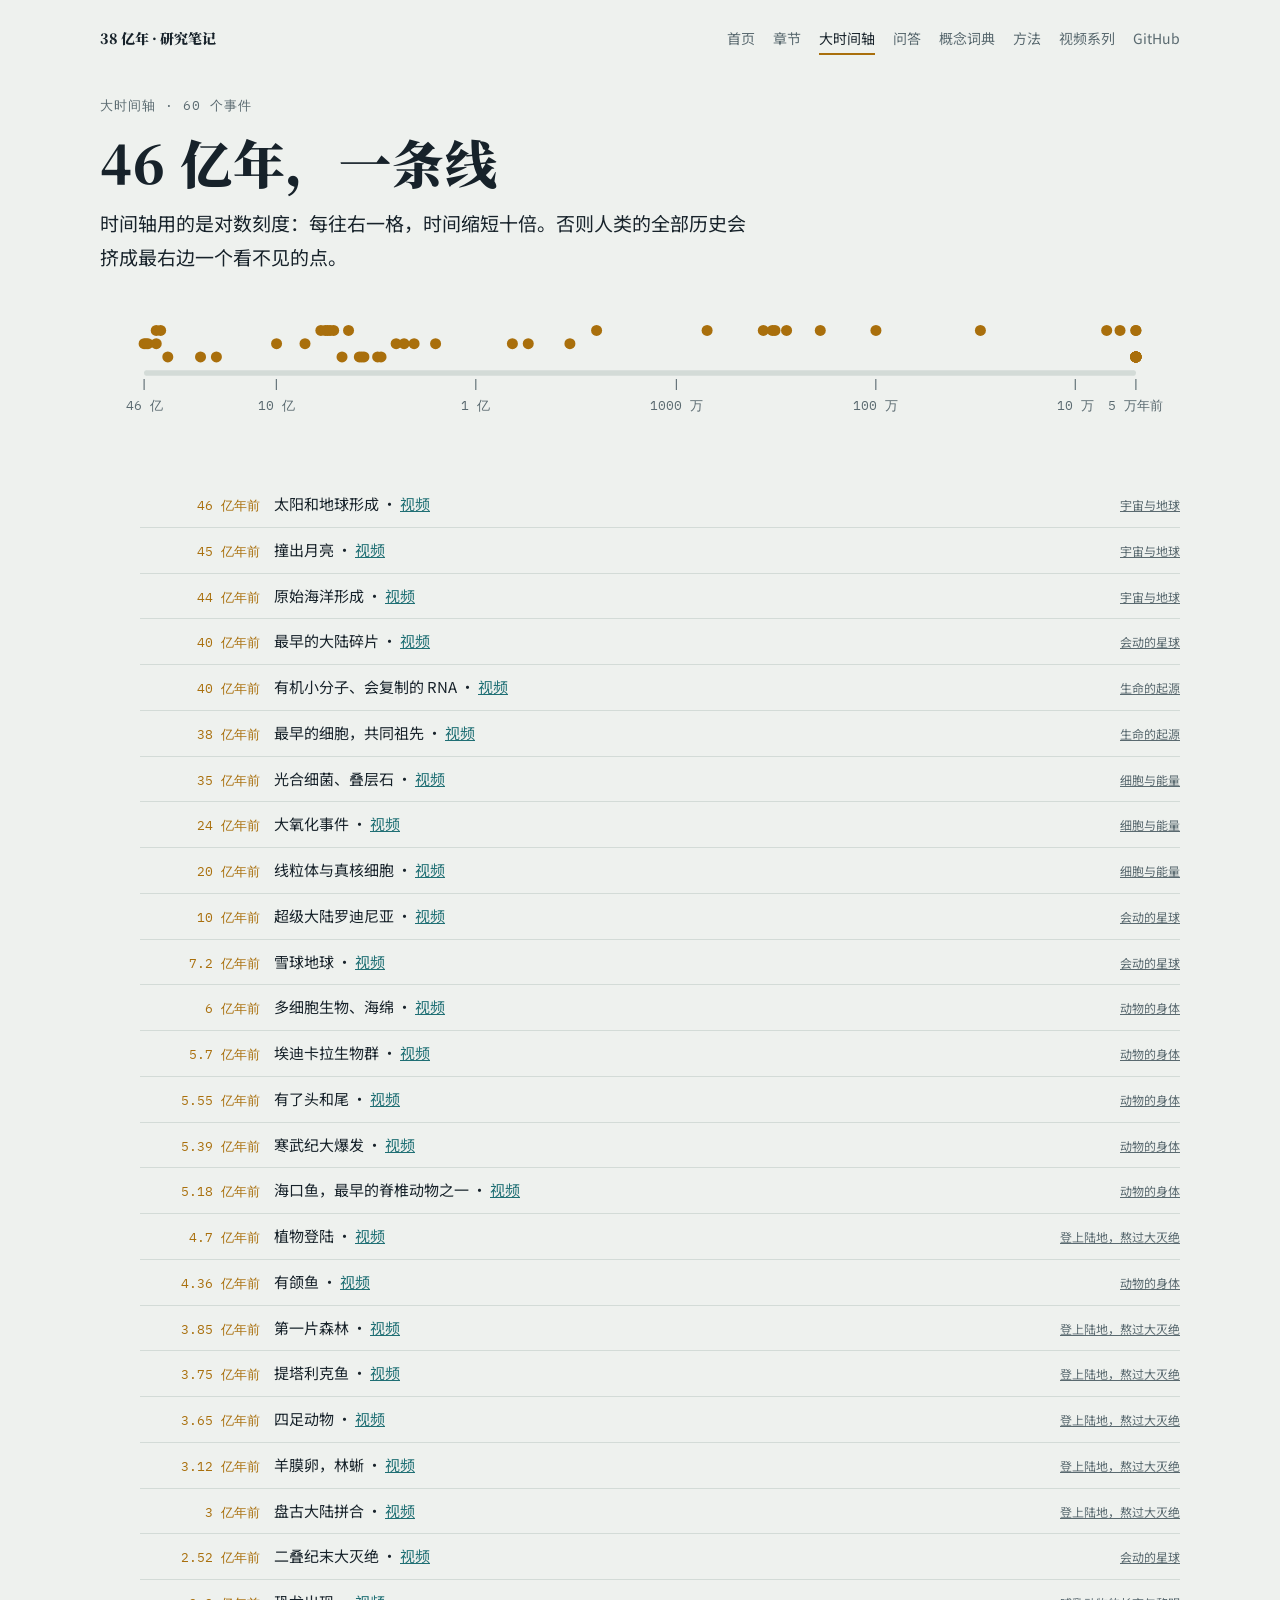
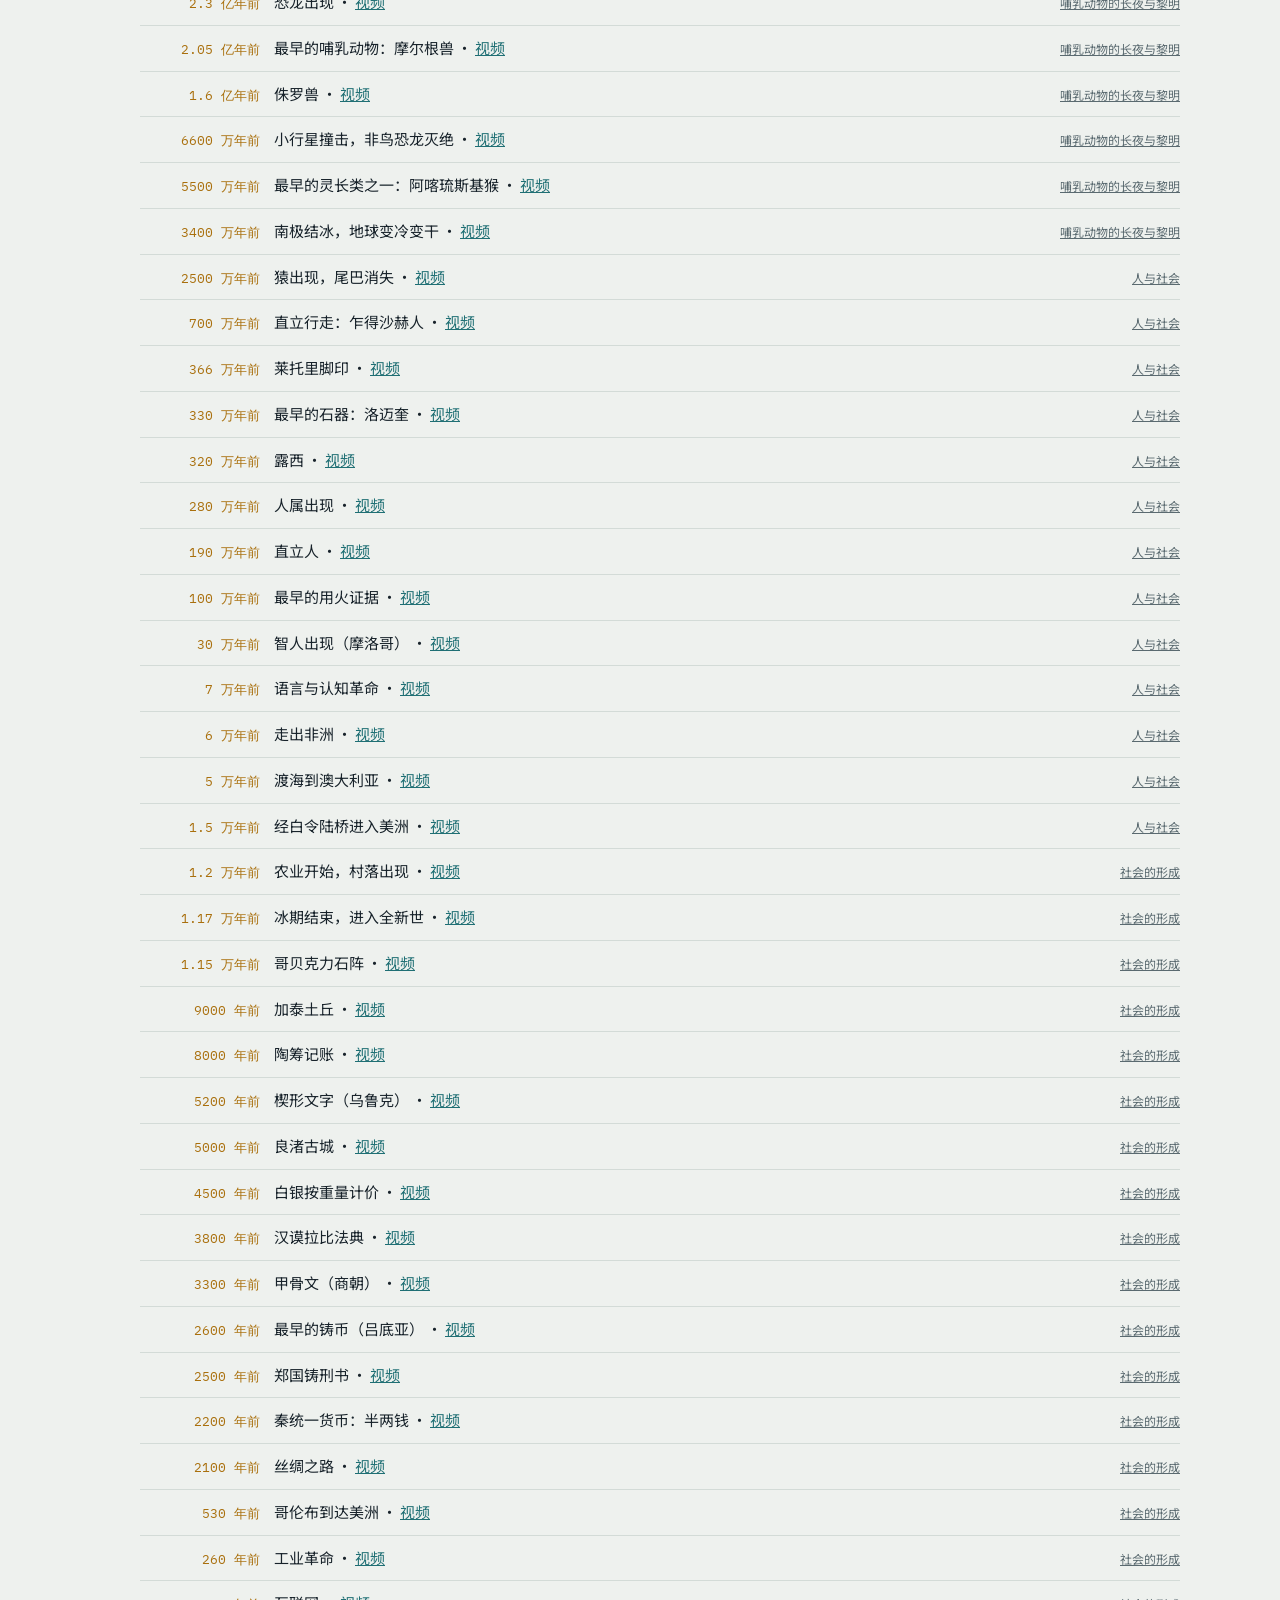
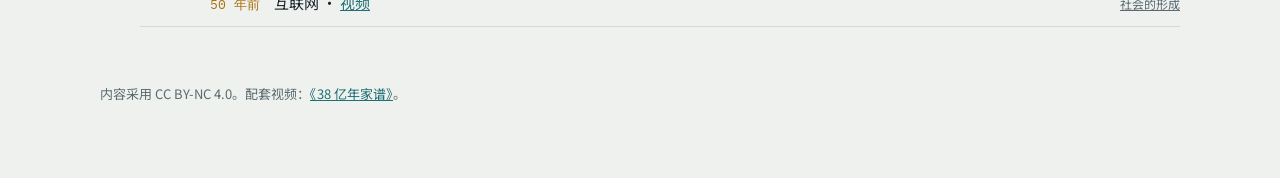
<file: timeline.html>
<!doctype html>
<html lang="zh-CN"><head><meta charset="utf-8"><meta name="viewport" content="width=device-width, initial-scale=1, viewport-fit=cover">
<title>大时间轴 · 38 亿年研究笔记</title><meta name="description" content="46 亿年里的关键事件，按时间排列。"><link rel="preconnect" href="https://fonts.googleapis.com"><link rel="stylesheet" href="https://fonts.googleapis.com/css2?family=Noto+Serif+SC:wght@600;900&family=Noto+Sans+SC:wght@400;500;700&family=IBM+Plex+Mono:wght@400;500&display=swap"><link rel="stylesheet" href="style.css"></head>
<body><div class="wrap"><nav class="nav" aria-label="网站导航"><a class="brand" href="index.html">38 亿年 · 研究笔记</a><a href="index.html">首页</a><a href="ch-earth.html">章节</a><a href="timeline.html" aria-current="page">大时间轴</a><a href="questions.html">问答</a><a href="glossary.html">概念词典</a><a href="method.html">方法</a><a href="https://bluesky-rgb.github.io/38-billion-years-video/site/">视频系列</a><a href="https://github.com/bluesky-rgb/38-billion-years-research">GitHub</a></nav><header class="page-head"><p class="kicker">大时间轴 · 60 个事件</p><h1>46 亿年，一条线</h1>
<p class="lede">时间轴用的是对数刻度：每往右一格，时间缩短十倍。否则人类的全部历史会挤成最右边一个看不见的点。</p></header>
<div class="timeline"><svg viewBox="0 0 980 150" role="img" aria-label="对数时间轴：越接近今天，刻度越密"><rect x="40" y="70" width="900" height="5" rx="2" class="tl-bar"/><line x1="40" x2="40" y1="78" y2="88" class="tl-tick"/><text x="40" y="106" text-anchor="middle" class="tl-lab">46 亿</text><line x1="160" x2="160" y1="78" y2="88" class="tl-tick"/><text x="160" y="106" text-anchor="middle" class="tl-lab">10 亿</text><line x1="341" x2="341" y1="78" y2="88" class="tl-tick"/><text x="341" y="106" text-anchor="middle" class="tl-lab">1 亿</text><line x1="523" x2="523" y1="78" y2="88" class="tl-tick"/><text x="523" y="106" text-anchor="middle" class="tl-lab">1000 万</text><line x1="704" x2="704" y1="78" y2="88" class="tl-tick"/><text x="704" y="106" text-anchor="middle" class="tl-lab">100 万</text><line x1="885" x2="885" y1="78" y2="88" class="tl-tick"/><text x="885" y="106" text-anchor="middle" class="tl-lab">10 万</text><line x1="940" x2="940" y1="78" y2="88" class="tl-tick"/><text x="940" y="106" text-anchor="middle" class="tl-lab">5 万年前</text><circle cx="40.0" cy="46" r="5" class="tl-done"/><circle cx="41.7" cy="46" r="5" class="tl-done"/><circle cx="43.5" cy="46" r="5" class="tl-done"/><circle cx="51.0" cy="46" r="5" class="tl-done"/><circle cx="51.0" cy="34" r="5" class="tl-done"/><circle cx="55.0" cy="34" r="5" class="tl-done"/><circle cx="61.5" cy="58" r="5" class="tl-done"/><circle cx="91.2" cy="58" r="5" class="tl-done"/><circle cx="105.6" cy="58" r="5" class="tl-done"/><circle cx="160.2" cy="46" r="5" class="tl-done"/><circle cx="186.0" cy="46" r="5" class="tl-done"/><circle cx="200.4" cy="34" r="5" class="tl-done"/><circle cx="204.4" cy="34" r="5" class="tl-done"/><circle cx="206.5" cy="34" r="5" class="tl-done"/><circle cx="208.8" cy="34" r="5" class="tl-done"/><circle cx="212.0" cy="34" r="5" class="tl-done"/><circle cx="219.6" cy="58" r="5" class="tl-done"/><circle cx="225.5" cy="34" r="5" class="tl-done"/><circle cx="235.3" cy="58" r="5" class="tl-done"/><circle cx="237.4" cy="58" r="5" class="tl-done"/><circle cx="239.5" cy="58" r="5" class="tl-done"/><circle cx="251.9" cy="58" r="5" class="tl-done"/><circle cx="255.0" cy="58" r="5" class="tl-done"/><circle cx="268.7" cy="46" r="5" class="tl-done"/><circle cx="275.9" cy="46" r="5" class="tl-done"/><circle cx="285.0" cy="46" r="5" class="tl-done"/><circle cx="304.5" cy="46" r="5" class="tl-done"/><circle cx="374.2" cy="46" r="5" class="tl-done"/><circle cx="388.6" cy="46" r="5" class="tl-done"/><circle cx="426.4" cy="46" r="5" class="tl-done"/><circle cx="450.6" cy="34" r="5" class="tl-done"/><circle cx="550.9" cy="34" r="5" class="tl-done"/><circle cx="601.9" cy="34" r="5" class="tl-done"/><circle cx="610.1" cy="34" r="5" class="tl-done"/><circle cx="612.5" cy="34" r="5" class="tl-done"/><circle cx="623.0" cy="34" r="5" class="tl-done"/><circle cx="653.6" cy="34" r="5" class="tl-done"/><circle cx="704.1" cy="34" r="5" class="tl-done"/><circle cx="798.9" cy="34" r="5" class="tl-done"/><circle cx="913.5" cy="34" r="5" class="tl-done"/><circle cx="925.6" cy="34" r="5" class="tl-done"/><circle cx="940.0" cy="34" r="5" class="tl-done"/><circle cx="940.0" cy="34" r="5" class="tl-done"/><circle cx="940.0" cy="58" r="5" class="tl-done"/><circle cx="940.0" cy="58" r="5" class="tl-done"/><circle cx="940.0" cy="58" r="5" class="tl-done"/><circle cx="940.0" cy="58" r="5" class="tl-done"/><circle cx="940.0" cy="58" r="5" class="tl-done"/><circle cx="940.0" cy="58" r="5" class="tl-done"/><circle cx="940.0" cy="58" r="5" class="tl-done"/><circle cx="940.0" cy="58" r="5" class="tl-done"/><circle cx="940.0" cy="58" r="5" class="tl-done"/><circle cx="940.0" cy="58" r="5" class="tl-done"/><circle cx="940.0" cy="58" r="5" class="tl-done"/><circle cx="940.0" cy="58" r="5" class="tl-done"/><circle cx="940.0" cy="58" r="5" class="tl-done"/><circle cx="940.0" cy="58" r="5" class="tl-done"/><circle cx="940.0" cy="58" r="5" class="tl-done"/><circle cx="940.0" cy="58" r="5" class="tl-done"/><circle cx="940.0" cy="58" r="5" class="tl-done"/></svg></div>
<ol class="dt" style="margin-top:24px"><li><time>46 亿年前</time><span>太阳和地球形成 · <a href="https://bluesky-rgb.github.io/38-billion-years-video/site/ep01.html">视频</a></span><a class="c" href="ch-earth.html">宇宙与地球</a></li><li><time>45 亿年前</time><span>撞出月亮 · <a href="https://bluesky-rgb.github.io/38-billion-years-video/site/ep01.html">视频</a></span><a class="c" href="ch-earth.html">宇宙与地球</a></li><li><time>44 亿年前</time><span>原始海洋形成 · <a href="https://bluesky-rgb.github.io/38-billion-years-video/site/ep02.html">视频</a></span><a class="c" href="ch-earth.html">宇宙与地球</a></li><li><time>40 亿年前</time><span>最早的大陆碎片 · <a href="https://bluesky-rgb.github.io/38-billion-years-video/site/ep08.html">视频</a></span><a class="c" href="ch-planet.html">会动的星球</a></li><li><time>40 亿年前</time><span>有机小分子、会复制的 RNA · <a href="https://bluesky-rgb.github.io/38-billion-years-video/site/ep04.html">视频</a></span><a class="c" href="ch-life.html">生命的起源</a></li><li><time>38 亿年前</time><span>最早的细胞，共同祖先 · <a href="https://bluesky-rgb.github.io/38-billion-years-video/site/ep05.html">视频</a></span><a class="c" href="ch-life.html">生命的起源</a></li><li><time>35 亿年前</time><span>光合细菌、叠层石 · <a href="https://bluesky-rgb.github.io/38-billion-years-video/site/ep06.html">视频</a></span><a class="c" href="ch-cell.html">细胞与能量</a></li><li><time>24 亿年前</time><span>大氧化事件 · <a href="https://bluesky-rgb.github.io/38-billion-years-video/site/ep06.html">视频</a></span><a class="c" href="ch-cell.html">细胞与能量</a></li><li><time>20 亿年前</time><span>线粒体与真核细胞 · <a href="https://bluesky-rgb.github.io/38-billion-years-video/site/ep07.html">视频</a></span><a class="c" href="ch-cell.html">细胞与能量</a></li><li><time>10 亿年前</time><span>超级大陆罗迪尼亚 · <a href="https://bluesky-rgb.github.io/38-billion-years-video/site/ep08.html">视频</a></span><a class="c" href="ch-planet.html">会动的星球</a></li><li><time>7.2 亿年前</time><span>雪球地球 · <a href="https://bluesky-rgb.github.io/38-billion-years-video/site/ep08.html">视频</a></span><a class="c" href="ch-planet.html">会动的星球</a></li><li><time>6 亿年前</time><span>多细胞生物、海绵 · <a href="https://bluesky-rgb.github.io/38-billion-years-video/site/ep09.html">视频</a></span><a class="c" href="ch-body.html">动物的身体</a></li><li><time>5.7 亿年前</time><span>埃迪卡拉生物群 · <a href="https://bluesky-rgb.github.io/38-billion-years-video/site/ep09.html">视频</a></span><a class="c" href="ch-body.html">动物的身体</a></li><li><time>5.55 亿年前</time><span>有了头和尾 · <a href="https://bluesky-rgb.github.io/38-billion-years-video/site/ep10.html">视频</a></span><a class="c" href="ch-body.html">动物的身体</a></li><li><time>5.39 亿年前</time><span>寒武纪大爆发 · <a href="https://bluesky-rgb.github.io/38-billion-years-video/site/ep11.html">视频</a></span><a class="c" href="ch-body.html">动物的身体</a></li><li><time>5.18 亿年前</time><span>海口鱼，最早的脊椎动物之一 · <a href="https://bluesky-rgb.github.io/38-billion-years-video/site/ep11.html">视频</a></span><a class="c" href="ch-body.html">动物的身体</a></li><li><time>4.7 亿年前</time><span>植物登陆 · <a href="https://bluesky-rgb.github.io/38-billion-years-video/site/ep13.html">视频</a></span><a class="c" href="ch-land.html">登上陆地，熬过大灭绝</a></li><li><time>4.36 亿年前</time><span>有颌鱼 · <a href="https://bluesky-rgb.github.io/38-billion-years-video/site/ep12.html">视频</a></span><a class="c" href="ch-body.html">动物的身体</a></li><li><time>3.85 亿年前</time><span>第一片森林 · <a href="https://bluesky-rgb.github.io/38-billion-years-video/site/ep13.html">视频</a></span><a class="c" href="ch-land.html">登上陆地，熬过大灭绝</a></li><li><time>3.75 亿年前</time><span>提塔利克鱼 · <a href="https://bluesky-rgb.github.io/38-billion-years-video/site/ep13.html">视频</a></span><a class="c" href="ch-land.html">登上陆地，熬过大灭绝</a></li><li><time>3.65 亿年前</time><span>四足动物 · <a href="https://bluesky-rgb.github.io/38-billion-years-video/site/ep13.html">视频</a></span><a class="c" href="ch-land.html">登上陆地，熬过大灭绝</a></li><li><time>3.12 亿年前</time><span>羊膜卵，林蜥 · <a href="https://bluesky-rgb.github.io/38-billion-years-video/site/ep14.html">视频</a></span><a class="c" href="ch-land.html">登上陆地，熬过大灭绝</a></li><li><time>3 亿年前</time><span>盘古大陆拼合 · <a href="https://bluesky-rgb.github.io/38-billion-years-video/site/ep15.html">视频</a></span><a class="c" href="ch-land.html">登上陆地，熬过大灭绝</a></li><li><time>2.52 亿年前</time><span>二叠纪末大灭绝 · <a href="https://bluesky-rgb.github.io/38-billion-years-video/site/ep15.html">视频</a></span><a class="c" href="ch-planet.html">会动的星球</a></li><li><time>2.3 亿年前</time><span>恐龙出现 · <a href="https://bluesky-rgb.github.io/38-billion-years-video/site/ep16.html">视频</a></span><a class="c" href="ch-mammal.html">哺乳动物的长夜与黎明</a></li><li><time>2.05 亿年前</time><span>最早的哺乳动物：摩尔根兽 · <a href="https://bluesky-rgb.github.io/38-billion-years-video/site/ep16.html">视频</a></span><a class="c" href="ch-mammal.html">哺乳动物的长夜与黎明</a></li><li><time>1.6 亿年前</time><span>侏罗兽 · <a href="https://bluesky-rgb.github.io/38-billion-years-video/site/ep16.html">视频</a></span><a class="c" href="ch-mammal.html">哺乳动物的长夜与黎明</a></li><li><time>6600 万年前</time><span>小行星撞击，非鸟恐龙灭绝 · <a href="https://bluesky-rgb.github.io/38-billion-years-video/site/ep17.html">视频</a></span><a class="c" href="ch-mammal.html">哺乳动物的长夜与黎明</a></li><li><time>5500 万年前</time><span>最早的灵长类之一：阿喀琉斯基猴 · <a href="https://bluesky-rgb.github.io/38-billion-years-video/site/ep18.html">视频</a></span><a class="c" href="ch-mammal.html">哺乳动物的长夜与黎明</a></li><li><time>3400 万年前</time><span>南极结冰，地球变冷变干 · <a href="https://bluesky-rgb.github.io/38-billion-years-video/site/ep18.html">视频</a></span><a class="c" href="ch-mammal.html">哺乳动物的长夜与黎明</a></li><li><time>2500 万年前</time><span>猿出现，尾巴消失 · <a href="https://bluesky-rgb.github.io/38-billion-years-video/site/ep19.html">视频</a></span><a class="c" href="ch-human.html">人与社会</a></li><li><time>700 万年前</time><span>直立行走：乍得沙赫人 · <a href="https://bluesky-rgb.github.io/38-billion-years-video/site/ep20.html">视频</a></span><a class="c" href="ch-human.html">人与社会</a></li><li><time>366 万年前</time><span>莱托里脚印 · <a href="https://bluesky-rgb.github.io/38-billion-years-video/site/ep20.html">视频</a></span><a class="c" href="ch-human.html">人与社会</a></li><li><time>330 万年前</time><span>最早的石器：洛迈奎 · <a href="https://bluesky-rgb.github.io/38-billion-years-video/site/ep21.html">视频</a></span><a class="c" href="ch-human.html">人与社会</a></li><li><time>320 万年前</time><span>露西 · <a href="https://bluesky-rgb.github.io/38-billion-years-video/site/ep20.html">视频</a></span><a class="c" href="ch-human.html">人与社会</a></li><li><time>280 万年前</time><span>人属出现 · <a href="https://bluesky-rgb.github.io/38-billion-years-video/site/ep21.html">视频</a></span><a class="c" href="ch-human.html">人与社会</a></li><li><time>190 万年前</time><span>直立人 · <a href="https://bluesky-rgb.github.io/38-billion-years-video/site/ep21.html">视频</a></span><a class="c" href="ch-human.html">人与社会</a></li><li><time>100 万年前</time><span>最早的用火证据 · <a href="https://bluesky-rgb.github.io/38-billion-years-video/site/ep22.html">视频</a></span><a class="c" href="ch-human.html">人与社会</a></li><li><time>30 万年前</time><span>智人出现（摩洛哥） · <a href="https://bluesky-rgb.github.io/38-billion-years-video/site/ep22.html">视频</a></span><a class="c" href="ch-human.html">人与社会</a></li><li><time>7 万年前</time><span>语言与认知革命 · <a href="https://bluesky-rgb.github.io/38-billion-years-video/site/ep24.html">视频</a></span><a class="c" href="ch-human.html">人与社会</a></li><li><time>6 万年前</time><span>走出非洲 · <a href="https://bluesky-rgb.github.io/38-billion-years-video/site/ep23.html">视频</a></span><a class="c" href="ch-human.html">人与社会</a></li><li><time>5 万年前</time><span>渡海到澳大利亚 · <a href="https://bluesky-rgb.github.io/38-billion-years-video/site/ep23.html">视频</a></span><a class="c" href="ch-human.html">人与社会</a></li><li><time>1.5 万年前</time><span>经白令陆桥进入美洲 · <a href="https://bluesky-rgb.github.io/38-billion-years-video/site/ep23.html">视频</a></span><a class="c" href="ch-human.html">人与社会</a></li><li><time>1.2 万年前</time><span>农业开始，村落出现 · <a href="https://bluesky-rgb.github.io/38-billion-years-video/site/ep25.html">视频</a></span><a class="c" href="ch-society.html">社会的形成</a></li><li><time>1.17 万年前</time><span>冰期结束，进入全新世 · <a href="https://bluesky-rgb.github.io/38-billion-years-video/site/ep25.html">视频</a></span><a class="c" href="ch-society.html">社会的形成</a></li><li><time>1.15 万年前</time><span>哥贝克力石阵 · <a href="https://bluesky-rgb.github.io/38-billion-years-video/site/ep25.html">视频</a></span><a class="c" href="ch-society.html">社会的形成</a></li><li><time>9000 年前</time><span>加泰土丘 · <a href="https://bluesky-rgb.github.io/38-billion-years-video/site/ep26.html">视频</a></span><a class="c" href="ch-society.html">社会的形成</a></li><li><time>8000 年前</time><span>陶筹记账 · <a href="https://bluesky-rgb.github.io/38-billion-years-video/site/ep27.html">视频</a></span><a class="c" href="ch-society.html">社会的形成</a></li><li><time>5200 年前</time><span>楔形文字（乌鲁克） · <a href="https://bluesky-rgb.github.io/38-billion-years-video/site/ep27.html">视频</a></span><a class="c" href="ch-society.html">社会的形成</a></li><li><time>5000 年前</time><span>良渚古城 · <a href="https://bluesky-rgb.github.io/38-billion-years-video/site/ep26.html">视频</a></span><a class="c" href="ch-society.html">社会的形成</a></li><li><time>4500 年前</time><span>白银按重量计价 · <a href="https://bluesky-rgb.github.io/38-billion-years-video/site/ep28.html">视频</a></span><a class="c" href="ch-society.html">社会的形成</a></li><li><time>3800 年前</time><span>汉谟拉比法典 · <a href="https://bluesky-rgb.github.io/38-billion-years-video/site/ep29.html">视频</a></span><a class="c" href="ch-society.html">社会的形成</a></li><li><time>3300 年前</time><span>甲骨文（商朝） · <a href="https://bluesky-rgb.github.io/38-billion-years-video/site/ep27.html">视频</a></span><a class="c" href="ch-society.html">社会的形成</a></li><li><time>2600 年前</time><span>最早的铸币（吕底亚） · <a href="https://bluesky-rgb.github.io/38-billion-years-video/site/ep28.html">视频</a></span><a class="c" href="ch-society.html">社会的形成</a></li><li><time>2500 年前</time><span>郑国铸刑书 · <a href="https://bluesky-rgb.github.io/38-billion-years-video/site/ep29.html">视频</a></span><a class="c" href="ch-society.html">社会的形成</a></li><li><time>2200 年前</time><span>秦统一货币：半两钱 · <a href="https://bluesky-rgb.github.io/38-billion-years-video/site/ep28.html">视频</a></span><a class="c" href="ch-society.html">社会的形成</a></li><li><time>2100 年前</time><span>丝绸之路 · <a href="https://bluesky-rgb.github.io/38-billion-years-video/site/ep30.html">视频</a></span><a class="c" href="ch-society.html">社会的形成</a></li><li><time>530 年前</time><span>哥伦布到达美洲 · <a href="https://bluesky-rgb.github.io/38-billion-years-video/site/ep30.html">视频</a></span><a class="c" href="ch-society.html">社会的形成</a></li><li><time>260 年前</time><span>工业革命 · <a href="https://bluesky-rgb.github.io/38-billion-years-video/site/ep30.html">视频</a></span><a class="c" href="ch-society.html">社会的形成</a></li><li><time>50 年前</time><span>互联网 · <a href="https://bluesky-rgb.github.io/38-billion-years-video/site/ep30.html">视频</a></span><a class="c" href="ch-society.html">社会的形成</a></li></ol><p class="foot">内容采用 CC BY-NC 4.0。配套视频：<a href="https://bluesky-rgb.github.io/38-billion-years-video/site/">《38 亿年家谱》</a>。</p></div></body></html>
</file>
<file: style.css>
/* Layout: a field notebook of deep time — a narrow reading column, one wide timeline strip, episode cards as specimen sheets */
:root {
  --paper: #eef1ee; --sheet: #f8faf8; --ink: #17222a; --muted: #5a6a70; --rule: #d3dbd7;
  --gold: #a96f0c; --gold-soft: #f3e3c2; --sea: #1f6f74; --sea-soft: #d6ebe9; --rust: #a2462b;
  --display: "Noto Serif SC", "Songti SC", "STSong", serif;
  --body: "Noto Sans SC", "PingFang SC", "Microsoft YaHei", system-ui, sans-serif;
  --mono: "IBM Plex Mono", ui-monospace, "SFMono-Regular", Menlo, monospace;
}
@media (prefers-color-scheme: dark) { :root:not([data-theme="light"]) {
  --paper: #0f171c; --sheet: #16222a; --ink: #e7ece9; --muted: #98a8ad; --rule: #2a3a42;
  --gold: #f0c26a; --gold-soft: #3a2f1a; --sea: #6cc3c4; --sea-soft: #173238; --rust: #e98b6d; color-scheme: dark } }
:root[data-theme="dark"] {
  --paper: #0f171c; --sheet: #16222a; --ink: #e7ece9; --muted: #98a8ad; --rule: #2a3a42;
  --gold: #f0c26a; --gold-soft: #3a2f1a; --sea: #6cc3c4; --sea-soft: #173238; --rust: #e98b6d; color-scheme: dark }
* { box-sizing: border-box }
body { background: var(--paper); color: var(--ink); font-family: var(--body); font-size: 16px; line-height: 1.75;
  padding-left: max(16px, env(safe-area-inset-left, 0px)); padding-right: max(16px, env(safe-area-inset-right, 0px)); padding-block: 0 64px }
.wrap { max-width: 1080px; margin: 0 auto }
.col { max-width: 720px }
h1, h2, h3 { font-family: var(--display); text-wrap: balance; line-height: 1.25; margin: 0 }
p { margin: 0 }
a { color: var(--sea) }
a:focus-visible { outline: 2px solid var(--gold); outline-offset: 2px }
.mono { font-family: var(--mono); font-variant-numeric: tabular-nums }

.top { padding-block: 56px 28px; display: grid; gap: 20px }
.kicker { font-family: var(--mono); font-size: 13px; letter-spacing: .08em; color: var(--muted) }
h1 { font-size: clamp(44px, 9vw, 84px); font-weight: 900; letter-spacing: .02em }
h1 em { font-style: normal; color: var(--gold) }
.lede { font-size: 19px; max-width: 34em; color: var(--ink) }
.facts { display: flex; flex-wrap: wrap; gap: 8px 28px; font-size: 14px; color: var(--muted); border-top: 1px solid var(--rule); padding-top: 16px }
.facts b { font-family: var(--mono); font-weight: 500; color: var(--ink); font-size: 22px; margin-right: 6px }

.timeline { margin-block: 12px 8px; overflow-x: auto }
.timeline svg { min-width: 680px; width: 100%; height: auto; display: block }
.tl-bar { fill: var(--rule) } .tl-zone { fill: var(--gold-soft) } .tl-tick { stroke: var(--muted) }
.tl-lab { fill: var(--muted); font: 12px var(--mono) } .tl-note { fill: var(--muted); font: 12px var(--body) } .tl-lead { fill: none; stroke: var(--muted); stroke-width: 1 }
.tl-done { fill: var(--gold) } .tl-num { fill: var(--sheet); font: 500 10px var(--mono) }
.cap { font-size: 13px; color: var(--muted) }

section.block { padding-block: 48px 8px; border-top: 1px solid var(--rule); margin-top: 48px; display: grid; gap: 20px }
section.block > h2, .season h2 { font-size: 28px; font-weight: 600 }
.season { margin-top: 40px }
.season header { display: flex; align-items: baseline; justify-content: space-between; gap: 12px; flex-wrap: wrap; margin-bottom: 16px }
.season h2 span { font-family: var(--body); font-weight: 400; font-size: 17px; color: var(--muted); margin-left: 12px }
.count { font-family: var(--mono); font-size: 13px; color: var(--muted) }
.grid { display: grid; grid-template-columns: repeat(auto-fill, minmax(300px, 1fr)); gap: 16px }
.ep { display: grid; grid-template-columns: 96px 1fr; gap: 14px; background: var(--sheet); border: 1px solid var(--rule); border-radius: 6px; padding: 12px; min-width: 0 }
.play { position: relative; display: block; padding: 0; border: 0; background: none; cursor: pointer; border-radius: 3px; width: 96px; align-self: start }
.play img { width: 100%; height: auto; aspect-ratio: 9 / 16; object-fit: cover; border-radius: 3px; display: block; max-width: 100% }
.play .tri { position: absolute; inset: 0; margin: auto; width: 40px; height: 40px; border-radius: 50%; background: rgba(10, 16, 20, .62); box-shadow: 0 0 0 2px var(--gold) }
.play .tri::after { content: ""; position: absolute; left: 15px; top: 11px; border-style: solid; border-width: 9px 0 9px 14px; border-color: transparent transparent transparent #fff }
.play:hover .tri, .play:focus-visible .tri { background: var(--gold) }
.play:focus-visible { outline: 2px solid var(--gold); outline-offset: 2px }
dialog.player { border: 0; padding: 0; background: var(--sheet); color: var(--ink); border-radius: 8px; max-width: min(94vw, 460px); width: 100% }
dialog.player::backdrop { background: rgba(8, 12, 16, .78) }
.player video { display: block; width: 100%; max-height: 74vh; aspect-ratio: 9 / 16; background: #000; border-radius: 8px 8px 0 0 }
.player .pbar { display: flex; gap: 12px; justify-content: space-between; align-items: start; padding: 12px 14px }
.player .pbar p { font-size: 14px; line-height: 1.5 }
.player .pbar small { display: block; color: var(--sea); font-size: 13px }
.player .close { flex: none; font: inherit; font-size: 14px; padding: 6px 12px; border: 1px solid var(--rule); border-radius: 999px; background: transparent; color: var(--ink); cursor: pointer }
.ep-body { display: grid; gap: 4px; align-content: start; min-width: 0 }
.ep-no { font-family: var(--mono); font-size: 12px; color: var(--muted); display: flex; justify-content: space-between; gap: 8px }
.ep h3 { font-size: 19px; font-weight: 600 }
.era { font-family: var(--mono); font-size: 12px; color: var(--gold) }
.what { font-size: 14px; line-height: 1.6 }
.you { font-size: 13px; line-height: 1.55; color: var(--sea); margin-top: 4px }
.you span { display: block; font-size: 11px; letter-spacing: .06em; color: var(--muted) }
.terms { font-size: 12px; color: var(--muted); margin-top: 2px }
.ep.planned { grid-template-columns: 1fr; background: transparent; border-style: dashed }
.state { font-size: 11px; padding: 0 8px; border: 1px solid var(--rule); border-radius: 999px }
.state.review { color: var(--gold); border-color: var(--gold) }

.steps { list-style: none; padding: 0; margin: 0; display: grid; grid-template-columns: repeat(auto-fit, minmax(160px, 1fr)); gap: 0; border: 1px solid var(--rule); border-radius: 6px; overflow: hidden }
.steps li { padding: 16px; border-right: 1px solid var(--rule); background: var(--sheet); display: grid; gap: 4px; align-content: start }
.steps li:last-child { border-right: 0 }
.steps b { font-family: var(--mono); font-weight: 500; font-size: 12px; color: var(--gold) }
.steps strong { font-family: var(--display); font-size: 20px; font-weight: 600 }
.steps span { font-size: 14px; color: var(--muted); line-height: 1.55 }
.tbl { overflow-x: auto; border: 1px solid var(--rule); border-radius: 6px; background: var(--sheet) }
table { border-collapse: collapse; width: 100%; font-size: 14px; min-width: 560px }
th, td { text-align: left; padding: 10px 14px; border-bottom: 1px solid var(--rule); vertical-align: top; line-height: 1.6 }
th { font-weight: 500; font-size: 12px; letter-spacing: .06em; color: var(--muted); background: var(--paper) }
tr:last-child td { border-bottom: 0 }
td.k { white-space: nowrap; font-weight: 500 }
.card-demo { display: inline-grid; gap: 4px; padding: 14px 18px; border: 2px solid var(--gold); border-radius: 12px; background: var(--ink); color: var(--paper); max-width: 100% }
.card-demo b { color: var(--gold); font-size: 18px }
.three { display: grid; grid-template-columns: repeat(auto-fit, minmax(240px, 1fr)); gap: 16px }
.three > div { background: var(--sheet); border: 1px solid var(--rule); border-radius: 6px; padding: 18px; display: grid; gap: 10px; align-content: start; min-width: 0 }
.three h3 { font-size: 19px; font-weight: 600 }
.three ol, .three ul { margin: 0; padding-left: 1.2em; display: grid; gap: 6px; font-size: 15px; line-height: 1.6 }
.todo { list-style: none; padding: 0; margin: 0; display: grid; gap: 8px }
.todo li { display: flex; gap: 10px; align-items: baseline }
.todo li::before { content: ""; width: 14px; height: 14px; border: 1.5px solid var(--muted); border-radius: 3px; flex: none; transform: translateY(2px) }
pre { margin: 0; padding: 16px; background: var(--sheet); border: 1px solid var(--rule); border-radius: 6px; overflow-x: auto; font: 13px/1.7 var(--mono) }
.foot { margin-top: 56px; font-size: 13px; color: var(--muted) }
@media (max-width: 520px) { .ep { grid-template-columns: 80px 1fr } .play { width: 80px } .steps li { border-right: 0; border-bottom: 1px solid var(--rule) } }

/* ---- shared nav and sub pages ---- */
.nav { display: flex; flex-wrap: wrap; gap: 6px 18px; padding-block: 18px 0; font-size: 14px }
.nav a { color: var(--muted); text-decoration: none; padding-bottom: 2px; border-bottom: 2px solid transparent }
.nav a:hover { color: var(--ink) }
.nav a[aria-current="page"] { color: var(--ink); border-bottom-color: var(--gold) }
.nav .brand { font-family: var(--display); font-weight: 900; color: var(--ink); margin-right: auto }
.page-head { padding-block: 40px 8px; display: grid; gap: 12px }
.page-head h1 { font-size: clamp(32px, 6vw, 52px) }
.ep h3 a { color: inherit; text-decoration: none }
.ep h3 a:hover { color: var(--sea) }
.more { font-size: 13px; color: var(--sea); text-decoration: none }
.detail { display: grid; grid-template-columns: minmax(0, 300px) minmax(0, 1fr); gap: 32px; align-items: start; margin-top: 24px }
.detail video { width: 100%; aspect-ratio: 9 / 16; background: #000; border-radius: 6px; display: block; max-width: 100% }
.detail .side { display: grid; gap: 10px; position: sticky; top: calc(16px + env(safe-area-inset-top, 0px)) }
.flow { list-style: none; padding: 0; margin: 0; display: grid; gap: 0; border-left: 2px solid var(--rule) }
.flow > li { padding: 0 0 22px 22px; position: relative; display: grid; gap: 6px }
.flow > li::before { content: ""; position: absolute; left: -7px; top: 8px; width: 12px; height: 12px; border-radius: 50%; background: var(--paper); border: 2px solid var(--gold) }
.flow .lab { font-family: var(--mono); font-size: 12px; letter-spacing: .06em; color: var(--gold) }
.flow h3 { font-size: 20px; font-weight: 600 }
.flow ol { margin: 0; padding-left: 1.2em; display: grid; gap: 4px; font-size: 15px; line-height: 1.65 }
.flow p { font-size: 15px; line-height: 1.7 }
.chips { display: flex; flex-wrap: wrap; gap: 8px }
.chip { border: 1px solid var(--rule); background: var(--sheet); border-radius: 8px; padding: 8px 12px; display: grid; gap: 2px; font-size: 13px; line-height: 1.5; max-width: 100% }
.chip b { font-size: 14px; color: var(--gold) }
.script { display: grid; gap: 0; border: 1px solid var(--rule); border-radius: 6px; background: var(--sheet); overflow: hidden }
.script div { display: grid; grid-template-columns: 56px 1fr; gap: 12px; padding: 8px 14px; border-bottom: 1px solid var(--rule); font-size: 14px; line-height: 1.6 }
.script div:last-child { border-bottom: 0 }
.script time { font-family: var(--mono); font-size: 12px; color: var(--muted); padding-top: 2px }
.script .r { background: var(--paper) }
.pager { display: flex; justify-content: space-between; gap: 16px; flex-wrap: wrap; margin-top: 40px; padding-top: 16px; border-top: 1px solid var(--rule); font-size: 14px }
.pager a { color: var(--sea); text-decoration: none }
.note { background: var(--sheet); border: 1px solid var(--rule); border-radius: 6px; padding: 20px; display: grid; gap: 10px; min-width: 0 }
.note .q { font-size: 15px; color: var(--muted) }
.note .q::before { content: "问 "; font-family: var(--mono); color: var(--gold) }
.note ul { margin: 0; padding-left: 1.2em; display: grid; gap: 6px; font-size: 15px; line-height: 1.7 }
.note .tag { font-family: var(--mono); font-size: 12px; color: var(--sea) }
.notes { display: grid; gap: 16px }
.log { list-style: none; padding: 0; margin: 0; display: grid; gap: 0 }
.log li { display: grid; grid-template-columns: 96px 56px 1fr; gap: 12px; padding: 10px 0; border-bottom: 1px solid var(--rule); font-size: 15px; line-height: 1.6 }
.log time { font-family: var(--mono); font-size: 12px; color: var(--muted); padding-top: 3px }
.kind { font-size: 12px; padding: 0 8px; border-radius: 999px; border: 1px solid var(--rule); height: fit-content; text-align: center }
.kind.k-修正 { color: var(--rust); border-color: var(--rust) }
.kind.k-制作 { color: var(--sea); border-color: var(--sea) }
.kind.k-决策, .kind.k-方向 { color: var(--gold); border-color: var(--gold) }
@media (max-width: 720px) { .detail { grid-template-columns: 1fr } .detail .side { position: static; max-width: 300px } .log li { grid-template-columns: 1fr; gap: 2px } }

.plain { margin: 0; padding-left: 1.2em; display: grid; gap: 8px; font-size: 16px; line-height: 1.75; max-width: 46em }
.lines td.muted { color: var(--muted); font-size: 13px }
.lines tr.gene td { border-top: 2px dashed var(--gold) }
.cards3 { display: grid; grid-template-columns: repeat(auto-fill, minmax(220px, 1fr)); gap: 12px }
.cards3 > div { background: var(--sheet); border: 1px solid var(--rule); border-radius: 6px; padding: 16px; display: grid; gap: 6px; align-content: start; min-width: 0 }
.cards3 h3 { font-size: 18px; font-weight: 600 } .cards3 p { font-size: 14px; line-height: 1.6 }
.three p { font-size: 15px; line-height: 1.7 }
.gloss { margin-top: 32px } .gloss h2 { font-size: 20px; font-weight: 600; margin-bottom: 12px } .gloss h2 a { color: inherit; text-decoration: none } .gloss h2 a:hover { color: var(--sea) }
.gloss dl { margin: 0; display: grid; grid-template-columns: repeat(auto-fill, minmax(260px, 1fr)); gap: 10px }
.gloss dl > div { background: var(--sheet); border: 1px solid var(--rule); border-radius: 6px; padding: 12px 14px; min-width: 0 }
.gloss dt { font-weight: 700; color: var(--gold); font-size: 15px } .gloss dd { margin: 2px 0 0; font-size: 14px; line-height: 1.6 }

.tour { display: grid; grid-template-columns: repeat(auto-fill, minmax(200px, 1fr)); gap: 10px; margin-block: 8px 28px }
.tour a { display: grid; gap: 2px; padding: 12px 14px; border: 1px solid var(--rule); border-radius: 6px; background: var(--sheet); color: var(--ink); text-decoration: none; min-width: 0 }
.tour a:hover, .tour a:focus-visible { border-color: var(--gold) }
.tour b { font-family: var(--display); font-size: 17px; font-weight: 600 } .tour span { font-size: 13px; color: var(--muted); line-height: 1.5 }
/* ---- research site ---- */
.chapters { display: grid; grid-template-columns: repeat(auto-fill, minmax(300px, 1fr)); gap: 14px }
.chap { display: grid; gap: 6px; padding: 18px; background: var(--sheet); border: 1px solid var(--rule); border-radius: 6px; color: var(--ink); text-decoration: none; min-width: 0 }
.chap:hover, .chap:focus-visible { border-color: var(--gold) }
.chap .no { font-family: var(--mono); font-size: 12px; color: var(--gold) }
.chap h3 { font-size: 22px; font-weight: 600 } .chap .sub { font-size: 14px; color: var(--muted) } .chap p { font-size: 15px; line-height: 1.65 }
.thesis { font-family: var(--display); font-size: clamp(20px, 3.4vw, 26px); line-height: 1.55; font-weight: 600; max-width: 30em; border-left: 3px solid var(--gold); padding-left: 16px }
.chain { list-style: none; padding: 0; margin: 0; display: grid; gap: 0; counter-reset: c }
.chain li { counter-increment: c; display: grid; grid-template-columns: 36px 1fr; gap: 12px; align-items: start; font-size: 16px; line-height: 1.7; padding-bottom: 6px }
.chain li::before { content: counter(c); font-family: var(--mono); font-size: 13px; color: var(--gold); border: 1.5px solid var(--gold); border-radius: 50%; width: 28px; height: 28px; display: grid; place-items: center; margin-top: 1px }
.chain li + li { position: relative }
.chain li:not(:last-child)::after { content: ""; position: absolute; left: 14px; top: 30px; bottom: -2px; width: 1.5px; background: var(--rule) }
.chain li { position: relative }
.open { margin: 0; padding-left: 1.2em; display: grid; gap: 6px; font-size: 15px; line-height: 1.7; color: var(--ink) }
.vids { display: flex; flex-wrap: wrap; gap: 10px }
.vids a { display: grid; grid-template-columns: 54px 1fr; gap: 10px; align-items: center; padding: 8px; border: 1px solid var(--rule); border-radius: 6px; background: var(--sheet); color: var(--ink); text-decoration: none; max-width: 100%; min-width: 0 }
.vids img { width: 54px; height: 96px; object-fit: cover; border-radius: 3px }
.vids b { font-size: 15px; display: block } .vids span { font-size: 12px; color: var(--muted) }
.search { width: 100%; max-width: 420px; font: inherit; padding: 10px 14px; border: 1px solid var(--rule); border-radius: 6px; background: var(--sheet); color: var(--ink) }
.search:focus-visible { outline: 2px solid var(--gold); outline-offset: 1px }
.dt { display: grid; gap: 0 }
.dt li { display: grid; grid-template-columns: 120px 1fr auto; gap: 14px; padding: 9px 0; border-bottom: 1px solid var(--rule); align-items: baseline; font-size: 15px }
.dt time { font-family: var(--mono); font-size: 13px; color: var(--gold); text-align: right }
.dt .c { font-size: 12px; color: var(--muted) }
@media (max-width: 560px) { .dt li { grid-template-columns: 92px 1fr } .dt .c { grid-column: 2 } }
</file>
